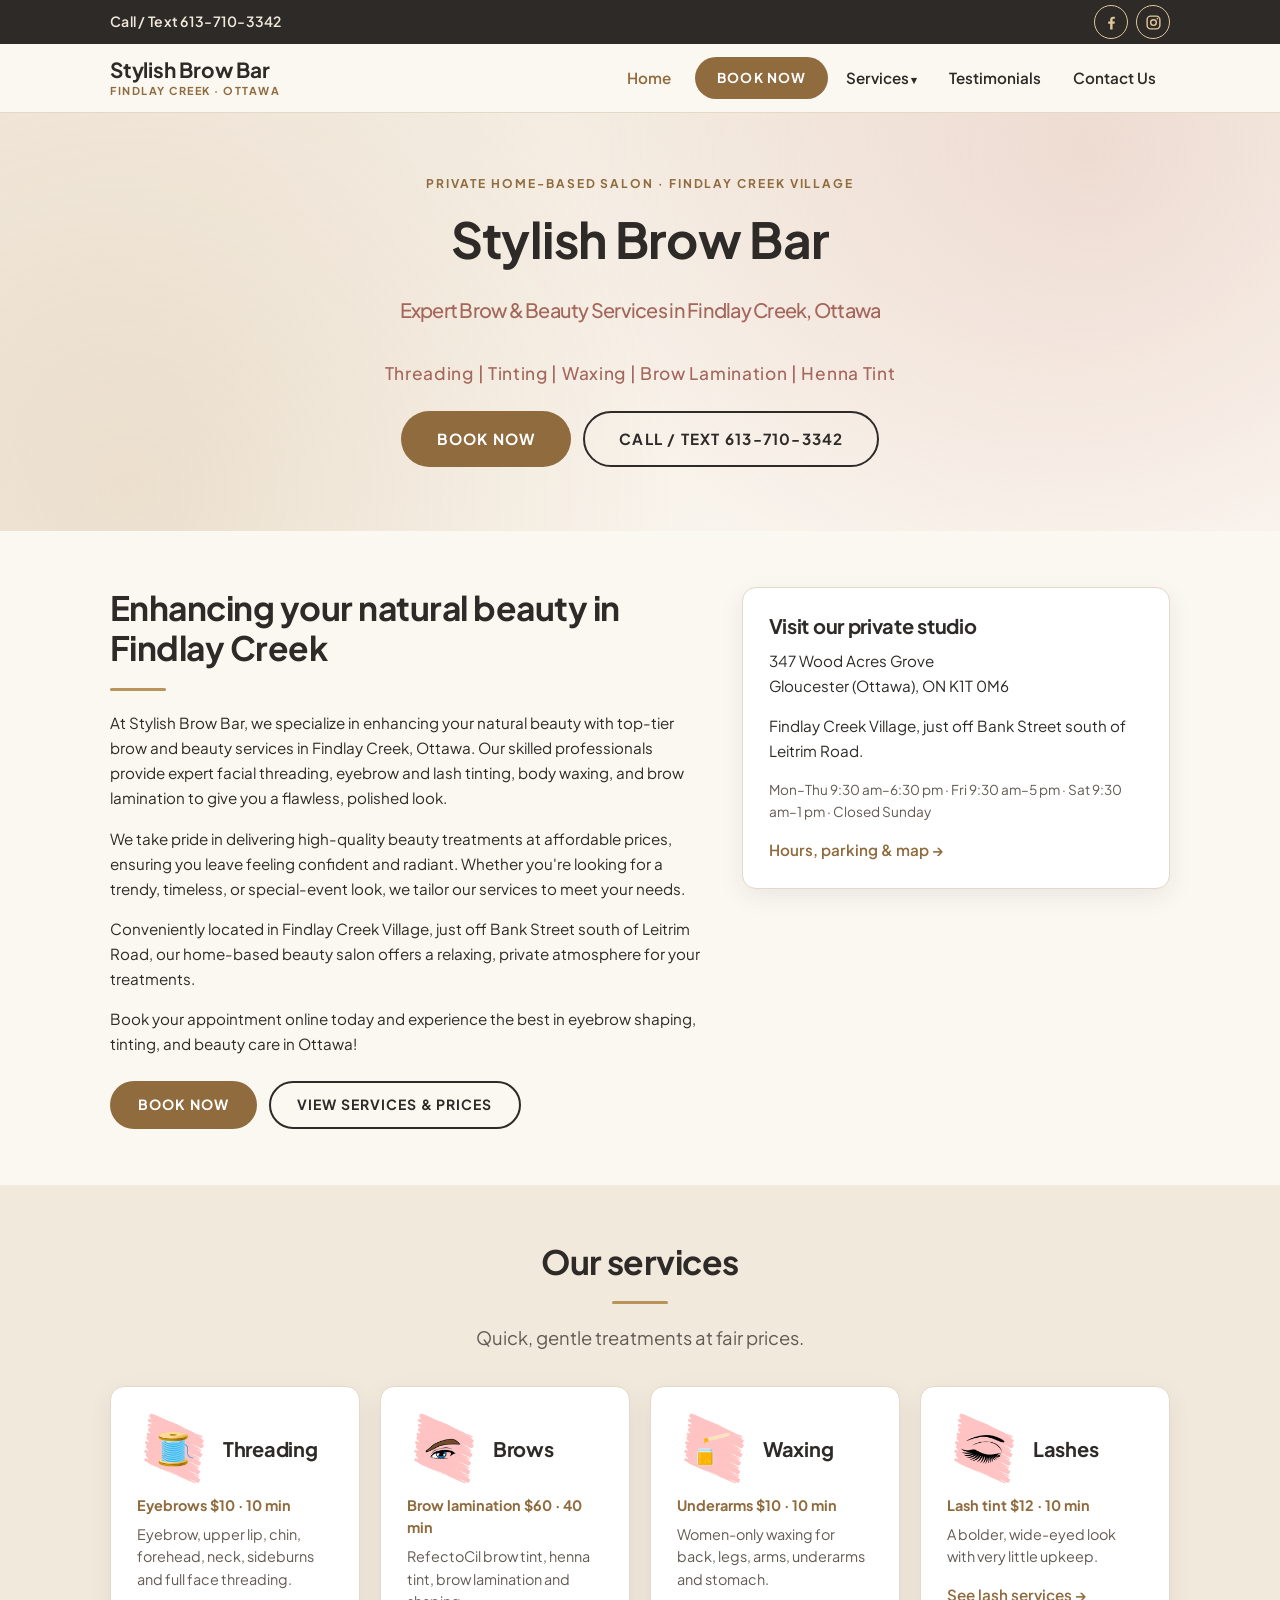
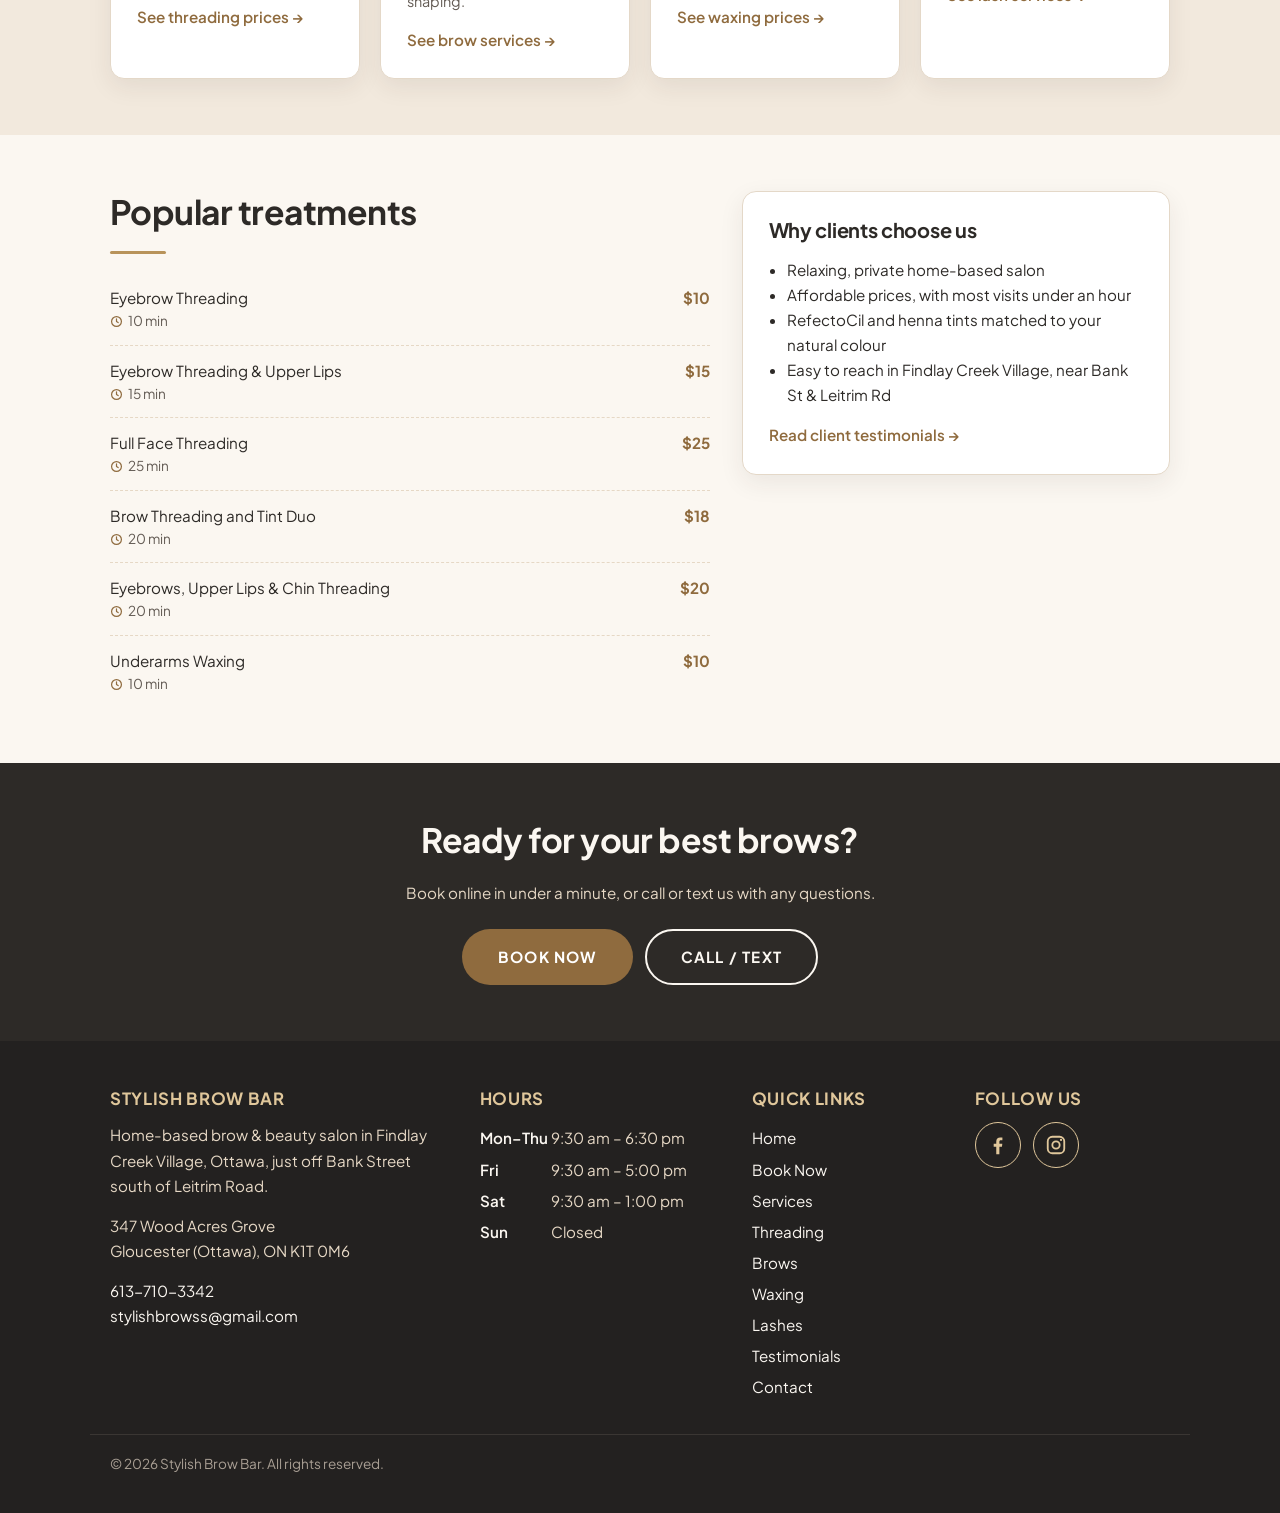
<file: index.html>
<!DOCTYPE html>
<html lang="en-CA">
<head>
<meta charset="utf-8">
<meta name="viewport" content="width=device-width, initial-scale=1">
<!-- STAGING ONLY: remove the next line when you go live (see README.md) -->
<meta name="robots" content="noindex">
<title>Stylish Brow Bar | Brow Threading &amp; Beauty in Findlay Creek, Ottawa</title>
<meta name="description" content="Eyebrow threading, tinting, henna tint, brow lamination and waxing at Stylish Brow Bar, a private home-based salon in Findlay Creek Village, Ottawa.">
<link rel="canonical" href="https://www.stylishbrowbar.ca/">
<meta property="og:type" content="website">
<meta property="og:title" content="Stylish Brow Bar | Brow Threading &amp; Beauty in Findlay Creek, Ottawa">
<meta property="og:description" content="Threading, tinting, waxing, brow lamination and henna tint in a relaxing, private home-based salon in Findlay Creek Village, Ottawa.">
<meta property="og:url" content="https://www.stylishbrowbar.ca/">
<meta name="theme-color" content="#FBF7F1">
<link rel="stylesheet" href="styles.css">
<script type="application/ld+json">
{
  "@context": "https://schema.org",
  "@type": "BeautySalon",
  "@id": "https://www.stylishbrowbar.ca/#business",
  "name": "Stylish Brow Bar",
  "description": "Home-based brow and beauty salon in Findlay Creek Village, Ottawa offering eyebrow threading, brow and lash tinting, henna tint, brow lamination and waxing.",
  "url": "https://www.stylishbrowbar.ca/",
  "telephone": "+1-613-710-3342",
  "email": "stylishbrowss@gmail.com",
  "priceRange": "$",
  "address": {
    "@type": "PostalAddress",
    "streetAddress": "347 Wood Acres Grove",
    "addressLocality": "Ottawa",
    "addressRegion": "ON",
    "postalCode": "K1T 0M6",
    "addressCountry": "CA"
  },
  "geo": {
    "@type": "GeoCoordinates",
    "latitude": 45.31691,
    "longitude": -75.593683
  },
  "areaServed": [
    { "@type": "Place", "name": "Findlay Creek, Ottawa, ON" },
    { "@type": "Place", "name": "Leitrim, Ottawa, ON" },
    { "@type": "City", "name": "Ottawa" }
  ],
  "openingHoursSpecification": [
    { "@type": "OpeningHoursSpecification", "dayOfWeek": ["Monday", "Tuesday", "Wednesday", "Thursday"], "opens": "09:30", "closes": "18:30" },
    { "@type": "OpeningHoursSpecification", "dayOfWeek": "Friday", "opens": "09:30", "closes": "17:00" },
    { "@type": "OpeningHoursSpecification", "dayOfWeek": "Saturday", "opens": "09:30", "closes": "13:00" }
  ],
  "sameAs": [
    "https://www.facebook.com/stylishbrowbar",
    "https://www.instagram.com/stylishbrowbar/"
  ],
  "hasMap": "https://www.google.com/maps/search/?api=1&query=347+Wood+Acres+Grove+Ottawa+ON+K1T+0M6"
}
</script>
</head>
<body>
<a class="skip-link" href="#main">Skip to content</a>
<div class="topbar">
  <div class="container topbar-inner">
    <a class="topbar-phone" href="tel:+16137103342">Call / Text 613-710-3342</a>
    <div class="social">
      <a href="https://www.facebook.com/stylishbrowbar" aria-label="Stylish Brow Bar on Facebook" target="_blank" rel="noopener"><svg viewBox="0 0 24 24" fill="currentColor" aria-hidden="true"><path d="M13.5 22v-8.2h2.8l.4-3.3h-3.2V8.4c0-.9.3-1.6 1.6-1.6h1.7V3.9c-.3 0-1.3-.1-2.5-.1-2.5 0-4.2 1.5-4.2 4.3v2.4H7.3v3.3h2.8V22h3.4z"/></svg></a>
      <a href="https://www.instagram.com/stylishbrowbar/" aria-label="Stylish Brow Bar on Instagram" target="_blank" rel="noopener"><svg viewBox="0 0 24 24" fill="none" stroke="currentColor" stroke-width="2" aria-hidden="true"><rect x="3" y="3" width="18" height="18" rx="5"/><circle cx="12" cy="12" r="4"/><circle cx="17.5" cy="6.5" r="1.2" fill="currentColor" stroke="none"/></svg></a>
    </div>
  </div>
</div>
<header class="site-header">
  <div class="container header-inner">
    <a class="brand" href="./">Stylish Brow Bar<span>Findlay Creek · Ottawa</span></a>
    <input type="checkbox" id="nav-toggle" class="nav-toggle" aria-label="Open or close the menu">
    <label for="nav-toggle" class="nav-toggle-label"><span></span></label>
    <nav class="site-nav" aria-label="Main navigation">
      <ul>
        <li><a href="./" aria-current="page">Home</a></li>
        <li><a class="nav-cta" href="book">Book Now</a></li>
        <li class="has-sub"><a href="services">Services</a>
          <ul class="sub">
            <li><a href="services/threading">Threading</a></li>
            <li><a href="services/brows">Brows</a></li>
            <li><a href="services/waxing">Waxing</a></li>
            <li><a href="services/lashes">Lashes</a></li>
          </ul>
        </li>
        <li><a href="reviews">Testimonials</a></li>
        <li><a href="contact">Contact Us</a></li>
      </ul>
    </nav>
  </div>
</header>

<main id="main">

  <section class="hero">
    <div class="container">
      <span class="eyebrow">Private home-based salon · Findlay Creek Village</span>
      <h1>Stylish Brow Bar<br><span class="h1-sub">Expert Brow &amp; Beauty Services in Findlay Creek, Ottawa</span></h1>
      <p class="hero-sub">Threading | Tinting | Waxing | Brow Lamination | Henna Tint</p>
      <div class="btn-row">
        <a class="btn btn-primary btn-large" href="https://stylishbrows.as.me/schedule.php" target="_blank" rel="noopener">Book Now</a>
        <a class="btn btn-outline btn-large" href="tel:+16137103342">Call / Text 613-710-3342</a>
      </div>
    </div>
  </section>

  <section class="section">
    <div class="container split">
      <div>
        <h2>Enhancing your natural beauty in Findlay Creek</h2>
        <hr class="divider">
        <p>At Stylish Brow Bar, we specialize in enhancing your natural beauty with top-tier brow and beauty services in Findlay Creek, Ottawa. Our skilled professionals provide expert facial threading, eyebrow and lash tinting, body waxing, and brow lamination to give you a flawless, polished look.</p>
        <p>We take pride in delivering high-quality beauty treatments at affordable prices, ensuring you leave feeling confident and radiant. Whether you're looking for a trendy, timeless, or special-event look, we tailor our services to meet your needs.</p>
        <p>Conveniently located in Findlay Creek Village, just off Bank Street south of Leitrim Road, our home-based beauty salon offers a relaxing, private atmosphere for your treatments.</p>
        <p>Book your appointment online today and experience the best in eyebrow shaping, tinting, and beauty care in Ottawa!</p>
        <div class="btn-row">
          <a class="btn btn-primary" href="https://stylishbrows.as.me/schedule.php" target="_blank" rel="noopener">Book Now</a>
          <a class="btn btn-outline" href="services">View Services &amp; Prices</a>
        </div>
      </div>
      <aside class="info-card">
        <h3>Visit our private studio</h3>
        <p>347 Wood Acres Grove<br>Gloucester (Ottawa), ON K1T 0M6</p>
        <p>Findlay Creek Village, just off Bank Street south of Leitrim Road.</p>
        <p class="small">Mon–Thu 9:30 am–6:30 pm · Fri 9:30 am–5 pm · Sat 9:30 am–1 pm · Closed Sunday</p>
        <a class="card-link" href="contact">Hours, parking &amp; map →</a>
      </aside>
    </div>
  </section>

  <section class="section section-alt">
    <div class="container">
      <div class="section-head center">
        <h2>Our services</h2>
        <hr class="divider">
        <p class="lead">Quick, gentle treatments at fair prices.</p>
      </div>
      <div class="cards cols-4">
        <article class="card">
          <div class="card-head"><img class="card-icon" src="images/service-threading.png" alt="" width="72" height="72" loading="lazy"><h3>Threading</h3></div>
          <p class="from">Eyebrows $10 · 10 min</p>
          <p>Eyebrow, upper lip, chin, forehead, neck, sideburns and full face threading.</p>
          <a class="card-link" href="services/threading">See threading prices →</a>
        </article>
        <article class="card">
          <div class="card-head"><img class="card-icon" src="images/service-brows.png" alt="" width="72" height="72" loading="lazy"><h3>Brows</h3></div>
          <p class="from">Brow lamination $60 · 40 min</p>
          <p>RefectoCil brow tint, henna tint, brow lamination and shaping.</p>
          <a class="card-link" href="services/brows">See brow services →</a>
        </article>
        <article class="card">
          <div class="card-head"><img class="card-icon" src="images/service-waxing.png" alt="" width="72" height="72" loading="lazy"><h3>Waxing</h3></div>
          <p class="from">Underarms $10 · 10 min</p>
          <p>Women-only waxing for back, legs, arms, underarms and stomach.</p>
          <a class="card-link" href="services/waxing">See waxing prices →</a>
        </article>
        <article class="card">
          <div class="card-head"><img class="card-icon" src="images/service-lashes.png" alt="" width="72" height="72" loading="lazy"><h3>Lashes</h3></div>
          <p class="from">Lash tint $12 · 10 min</p>
          <p>A bolder, wide-eyed look with very little upkeep.</p>
          <a class="card-link" href="services/lashes">See lash services →</a>
        </article>
      </div>
    </div>
  </section>

  <section class="section">
    <div class="container split">
      <div>
        <h2>Popular treatments</h2>
        <hr class="divider">
        <!--
          AUTOMATED: the list below is rewritten by .github/workflows/update-popular-treatments.yml,
          which runs scripts/update_popular_treatments.py on a schedule. It replaces everything
          between the two markers below based on real Acuity booking counts. Don't hand-edit
          between the markers; a manual edit here will be overwritten on the next run.
          To change the fallback shown before the first automated run, edit the <li> lines themselves.
        -->
        <ul class="price-list">
<!-- POPULAR-TREATMENTS:START -->
          <li><span>Eyebrow Threading <small>10 min</small></span><span class="price">$10</span></li>
          <li><span>Eyebrow Threading &amp; Upper Lips <small>15 min</small></span><span class="price">$15</span></li>
          <li><span>Full Face Threading <small>25 min</small></span><span class="price">$25</span></li>
          <li><span>Brow Threading and Tint Duo <small>20 min</small></span><span class="price">$18</span></li>
          <li><span>Eyebrows, Upper Lips &amp; Chin Threading <small>20 min</small></span><span class="price">$20</span></li>
          <li><span>Underarms Waxing <small>10 min</small></span><span class="price">$10</span></li>
<!-- POPULAR-TREATMENTS:END -->
        </ul>
      </div>
      <div class="info-card">
        <h3>Why clients choose us</h3>
        <ul>
          <li>Relaxing, private home-based salon</li>
          <li>Affordable prices, with most visits under an hour</li>
          <li>RefectoCil and henna tints matched to your natural colour</li>
          <li>Easy to reach in Findlay Creek Village, near Bank St &amp; Leitrim Rd</li>
        </ul>
        <a class="card-link" href="reviews">Read client testimonials →</a>
      </div>
    </div>
  </section>

  <section class="cta-band">
    <div class="container">
      <h2>Ready for your best brows?</h2>
      <p>Book online in under a minute, or call or text us with any questions.</p>
      <div class="btn-row">
        <a class="btn btn-primary btn-large" href="https://stylishbrows.as.me/schedule.php" target="_blank" rel="noopener">Book Now</a>
        <a class="btn btn-outline-light btn-large" href="tel:+16137103342">Call / Text</a>
      </div>
    </div>
  </section>

</main>

<footer class="site-footer">
  <div class="container footer-grid">
    <div>
      <h2>Stylish Brow Bar</h2>
      <p>Home-based brow &amp; beauty salon in Findlay Creek Village, Ottawa, just off Bank Street south of Leitrim Road.</p>
      <p>347 Wood Acres Grove<br>Gloucester (Ottawa), ON K1T 0M6</p>
      <p><a href="tel:+16137103342">613-710-3342</a><br><a href="mailto:stylishbrowss@gmail.com">stylishbrowss@gmail.com</a></p>
    </div>
    <div>
      <h2>Hours</h2>
      <ul class="hours-list">
        <li><span>Mon–Thu</span> 9:30 am – 6:30 pm</li>
        <li><span>Fri</span> 9:30 am – 5:00 pm</li>
        <li><span>Sat</span> 9:30 am – 1:00 pm</li>
        <li><span>Sun</span> Closed</li>
      </ul>
    </div>
    <div>
      <h2>Quick links</h2>
      <ul class="footer-links">
        <li><a href="./">Home</a></li>
        <li><a href="book">Book Now</a></li>
        <li><a href="services">Services</a></li>
        <li><a href="services/threading">Threading</a></li>
        <li><a href="services/brows">Brows</a></li>
        <li><a href="services/waxing">Waxing</a></li>
        <li><a href="services/lashes">Lashes</a></li>
        <li><a href="reviews">Testimonials</a></li>
        <li><a href="contact">Contact</a></li>
      </ul>
    </div>
    <div>
      <h2>Follow us</h2>
      <div class="social">
        <a href="https://www.facebook.com/stylishbrowbar" aria-label="Stylish Brow Bar on Facebook" target="_blank" rel="noopener"><svg viewBox="0 0 24 24" fill="currentColor" aria-hidden="true"><path d="M13.5 22v-8.2h2.8l.4-3.3h-3.2V8.4c0-.9.3-1.6 1.6-1.6h1.7V3.9c-.3 0-1.3-.1-2.5-.1-2.5 0-4.2 1.5-4.2 4.3v2.4H7.3v3.3h2.8V22h3.4z"/></svg></a>
        <a href="https://www.instagram.com/stylishbrowbar/" aria-label="Stylish Brow Bar on Instagram" target="_blank" rel="noopener"><svg viewBox="0 0 24 24" fill="none" stroke="currentColor" stroke-width="2" aria-hidden="true"><rect x="3" y="3" width="18" height="18" rx="5"/><circle cx="12" cy="12" r="4"/><circle cx="17.5" cy="6.5" r="1.2" fill="currentColor" stroke="none"/></svg></a>
      </div>
    </div>
  </div>
  <div class="container footer-bottom">
    <p>&copy; 2026 Stylish Brow Bar. All rights reserved.</p>
  </div>
</footer>

<div class="mobile-bar">
  <a class="btn btn-primary" href="https://stylishbrows.as.me/schedule.php" target="_blank" rel="noopener">Book Now</a>
  <a class="btn btn-outline" href="tel:+16137103342">Call / Text</a>
</div>
</body>
</html>
</file>
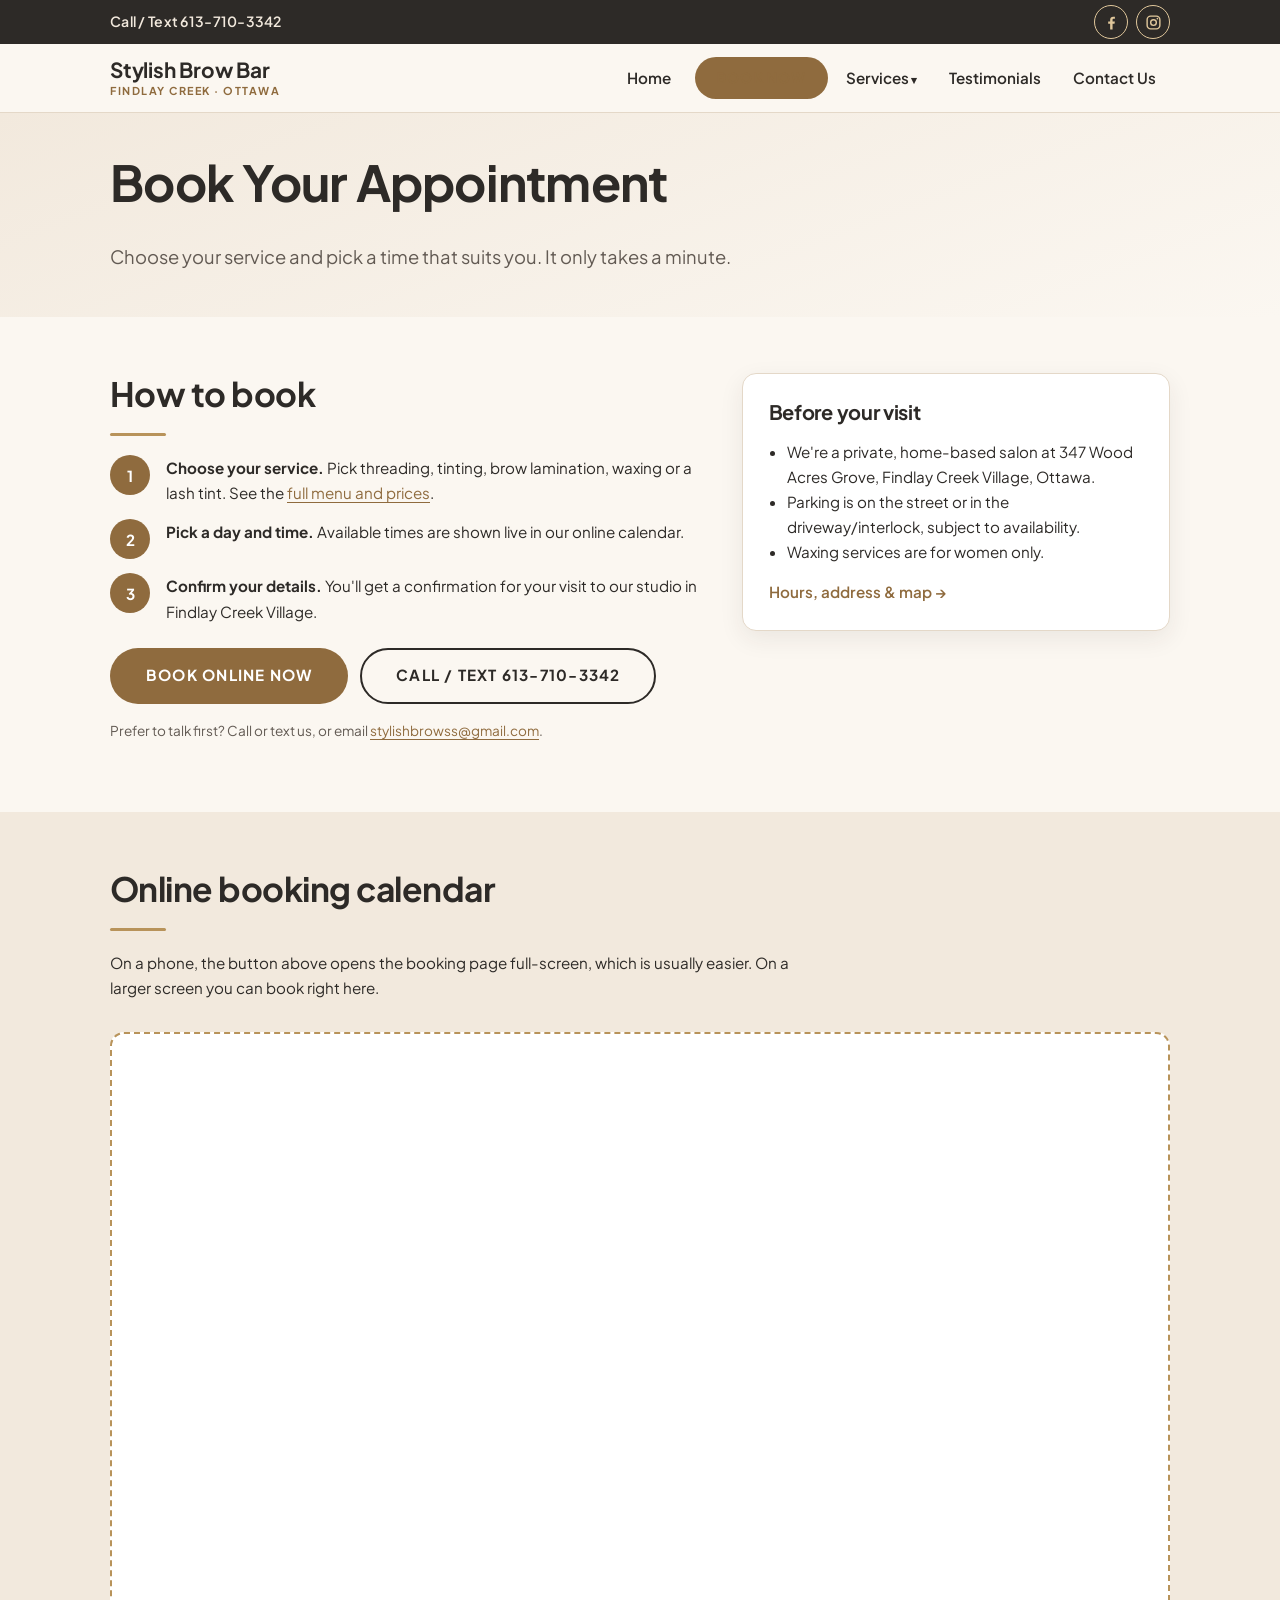
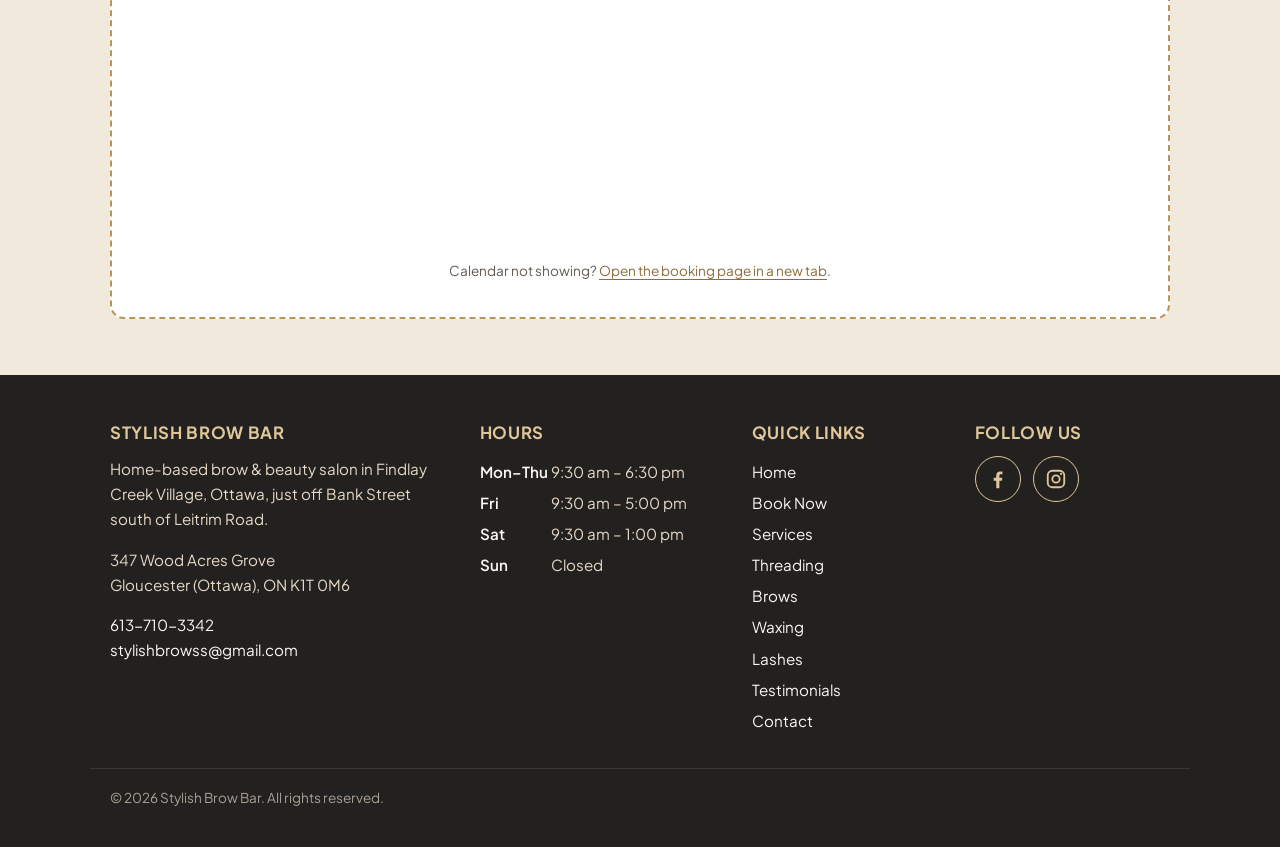
<file: book.html>
<!DOCTYPE html>
<html lang="en-CA">
<head>
<meta charset="utf-8">
<meta name="viewport" content="width=device-width, initial-scale=1">
<!-- STAGING ONLY: remove the next line when you go live (see README.md) -->
<meta name="robots" content="noindex">
<title>Book an Appointment | Stylish Brow Bar, Findlay Creek Ottawa</title>
<meta name="description" content="Book your brow threading, tinting, lamination, waxing or lash tint online at Stylish Brow Bar in Findlay Creek Village, Ottawa. Or call or text 613-710-3342.">
<link rel="canonical" href="https://www.stylishbrowbar.ca/book">
<meta property="og:type" content="website">
<meta property="og:title" content="Book an Appointment | Stylish Brow Bar, Findlay Creek Ottawa">
<meta property="og:description" content="Book online or call or text to schedule your brow and beauty appointment in Findlay Creek, Ottawa.">
<meta property="og:url" content="https://www.stylishbrowbar.ca/book">
<meta name="theme-color" content="#FBF7F1">
<link rel="stylesheet" href="styles.css">
<script type="application/ld+json">
{
  "@context": "https://schema.org",
  "@type": "BeautySalon",
  "@id": "https://www.stylishbrowbar.ca/#business",
  "name": "Stylish Brow Bar",
  "url": "https://www.stylishbrowbar.ca/",
  "telephone": "+1-613-710-3342",
  "address": {
    "@type": "PostalAddress",
    "streetAddress": "347 Wood Acres Grove",
    "addressLocality": "Ottawa",
    "addressRegion": "ON",
    "postalCode": "K1T 0M6",
    "addressCountry": "CA"
  }
}
</script>
</head>
<body>
<a class="skip-link" href="#main">Skip to content</a>
<div class="topbar">
  <div class="container topbar-inner">
    <a class="topbar-phone" href="tel:+16137103342">Call / Text 613-710-3342</a>
    <div class="social">
      <a href="https://www.facebook.com/stylishbrowbar" aria-label="Stylish Brow Bar on Facebook" target="_blank" rel="noopener"><svg viewBox="0 0 24 24" fill="currentColor" aria-hidden="true"><path d="M13.5 22v-8.2h2.8l.4-3.3h-3.2V8.4c0-.9.3-1.6 1.6-1.6h1.7V3.9c-.3 0-1.3-.1-2.5-.1-2.5 0-4.2 1.5-4.2 4.3v2.4H7.3v3.3h2.8V22h3.4z"/></svg></a>
      <a href="https://www.instagram.com/stylishbrowbar/" aria-label="Stylish Brow Bar on Instagram" target="_blank" rel="noopener"><svg viewBox="0 0 24 24" fill="none" stroke="currentColor" stroke-width="2" aria-hidden="true"><rect x="3" y="3" width="18" height="18" rx="5"/><circle cx="12" cy="12" r="4"/><circle cx="17.5" cy="6.5" r="1.2" fill="currentColor" stroke="none"/></svg></a>
    </div>
  </div>
</div>
<header class="site-header">
  <div class="container header-inner">
    <a class="brand" href="./">Stylish Brow Bar<span>Findlay Creek · Ottawa</span></a>
    <input type="checkbox" id="nav-toggle" class="nav-toggle" aria-label="Open or close the menu">
    <label for="nav-toggle" class="nav-toggle-label"><span></span></label>
    <nav class="site-nav" aria-label="Main navigation">
      <ul>
        <li><a href="./">Home</a></li>
        <li><a class="nav-cta" href="book" aria-current="page">Book Now</a></li>
        <li class="has-sub"><a href="services">Services</a>
          <ul class="sub">
            <li><a href="services/threading">Threading</a></li>
            <li><a href="services/brows">Brows</a></li>
            <li><a href="services/waxing">Waxing</a></li>
            <li><a href="services/lashes">Lashes</a></li>
          </ul>
        </li>
        <li><a href="reviews">Testimonials</a></li>
        <li><a href="contact">Contact Us</a></li>
      </ul>
    </nav>
  </div>
</header>

<main id="main">

  <section class="page-hero">
    <div class="container">
      <h1>Book Your Appointment</h1>
      <p class="lead">Choose your service and pick a time that suits you. It only takes a minute.</p>
    </div>
  </section>

  <section class="section">
    <div class="container split">
      <div>
        <h2>How to book</h2>
        <hr class="divider">
        <ol class="steps">
          <li><strong>Choose your service.</strong> Pick threading, tinting, brow lamination, waxing or a lash tint. See the <a href="services">full menu and prices</a>.</li>
          <li><strong>Pick a day and time.</strong> Available times are shown live in our online calendar.</li>
          <li><strong>Confirm your details.</strong> You'll get a confirmation for your visit to our studio in Findlay Creek Village.</li>
        </ol>
        <div class="btn-row">
          <a class="btn btn-primary btn-large" href="https://stylishbrows.as.me/schedule.php" target="_blank" rel="noopener">Book Online Now</a>
          <a class="btn btn-outline btn-large" href="tel:+16137103342">Call / Text 613-710-3342</a>
        </div>
        <p class="small" style="margin-top:1rem">Prefer to talk first? Call or text us, or email <a href="mailto:stylishbrowss@gmail.com">stylishbrowss@gmail.com</a>.</p>
      </div>

      <aside class="info-card">
        <h3>Before your visit</h3>
        <ul>
          <li>We're a private, home-based salon at 347 Wood Acres Grove, Findlay Creek Village, Ottawa.</li>
          <li>Parking is on the street or in the driveway/interlock, subject to availability.</li>
          <li>Waxing services are for women only.</li>
        </ul>
        <!--
          POLICIES PLACEHOLDER: you told us there are no cancellation or late-arrival rules,
          so none are shown. If you add some later, put them here, for example:
          <li>Cancellation: ...</li>
          <li>Late arrivals: ...</li>
        -->
        <a class="card-link" href="contact">Hours, address &amp; map →</a>
      </aside>
    </div>
  </section>

  <section class="section section-alt">
    <div class="container">
      <div class="section-head">
        <h2>Online booking calendar</h2>
        <hr class="divider">
        <p>On a phone, the button above opens the booking page full-screen, which is usually easier. On a larger screen you can book right here.</p>
      </div>
      <!--
        BOOKING WIDGET PLACEHOLDER
        This embeds your current scheduling page (stylishbrows.as.me, which looks like Acuity Scheduling).
        If the box below stays blank, copy the official embed code from your Acuity account
        (Integrations > Embed Scheduler) and paste it in place of the <iframe>.
      -->
      <div class="booking-box">
        <iframe src="https://stylishbrows.as.me/schedule.php" title="Stylish Brow Bar online booking calendar" loading="lazy"></iframe>
        <p class="small">Calendar not showing? <a href="https://stylishbrows.as.me/schedule.php" target="_blank" rel="noopener">Open the booking page in a new tab</a>.</p>
      </div>
    </div>
  </section>

</main>

<footer class="site-footer">
  <div class="container footer-grid">
    <div>
      <h2>Stylish Brow Bar</h2>
      <p>Home-based brow &amp; beauty salon in Findlay Creek Village, Ottawa, just off Bank Street south of Leitrim Road.</p>
      <p>347 Wood Acres Grove<br>Gloucester (Ottawa), ON K1T 0M6</p>
      <p><a href="tel:+16137103342">613-710-3342</a><br><a href="mailto:stylishbrowss@gmail.com">stylishbrowss@gmail.com</a></p>
    </div>
    <div>
      <h2>Hours</h2>
      <ul class="hours-list">
        <li><span>Mon–Thu</span> 9:30 am – 6:30 pm</li>
        <li><span>Fri</span> 9:30 am – 5:00 pm</li>
        <li><span>Sat</span> 9:30 am – 1:00 pm</li>
        <li><span>Sun</span> Closed</li>
      </ul>
    </div>
    <div>
      <h2>Quick links</h2>
      <ul class="footer-links">
        <li><a href="./">Home</a></li>
        <li><a href="book">Book Now</a></li>
        <li><a href="services">Services</a></li>
        <li><a href="services/threading">Threading</a></li>
        <li><a href="services/brows">Brows</a></li>
        <li><a href="services/waxing">Waxing</a></li>
        <li><a href="services/lashes">Lashes</a></li>
        <li><a href="reviews">Testimonials</a></li>
        <li><a href="contact">Contact</a></li>
      </ul>
    </div>
    <div>
      <h2>Follow us</h2>
      <div class="social">
        <a href="https://www.facebook.com/stylishbrowbar" aria-label="Stylish Brow Bar on Facebook" target="_blank" rel="noopener"><svg viewBox="0 0 24 24" fill="currentColor" aria-hidden="true"><path d="M13.5 22v-8.2h2.8l.4-3.3h-3.2V8.4c0-.9.3-1.6 1.6-1.6h1.7V3.9c-.3 0-1.3-.1-2.5-.1-2.5 0-4.2 1.5-4.2 4.3v2.4H7.3v3.3h2.8V22h3.4z"/></svg></a>
        <a href="https://www.instagram.com/stylishbrowbar/" aria-label="Stylish Brow Bar on Instagram" target="_blank" rel="noopener"><svg viewBox="0 0 24 24" fill="none" stroke="currentColor" stroke-width="2" aria-hidden="true"><rect x="3" y="3" width="18" height="18" rx="5"/><circle cx="12" cy="12" r="4"/><circle cx="17.5" cy="6.5" r="1.2" fill="currentColor" stroke="none"/></svg></a>
      </div>
    </div>
  </div>
  <div class="container footer-bottom">
    <p>&copy; 2026 Stylish Brow Bar. All rights reserved.</p>
  </div>
</footer>

<div class="mobile-bar">
  <a class="btn btn-primary" href="https://stylishbrows.as.me/schedule.php" target="_blank" rel="noopener">Book Now</a>
  <a class="btn btn-outline" href="tel:+16137103342">Call / Text</a>
</div>
</body>
</html>
</file>
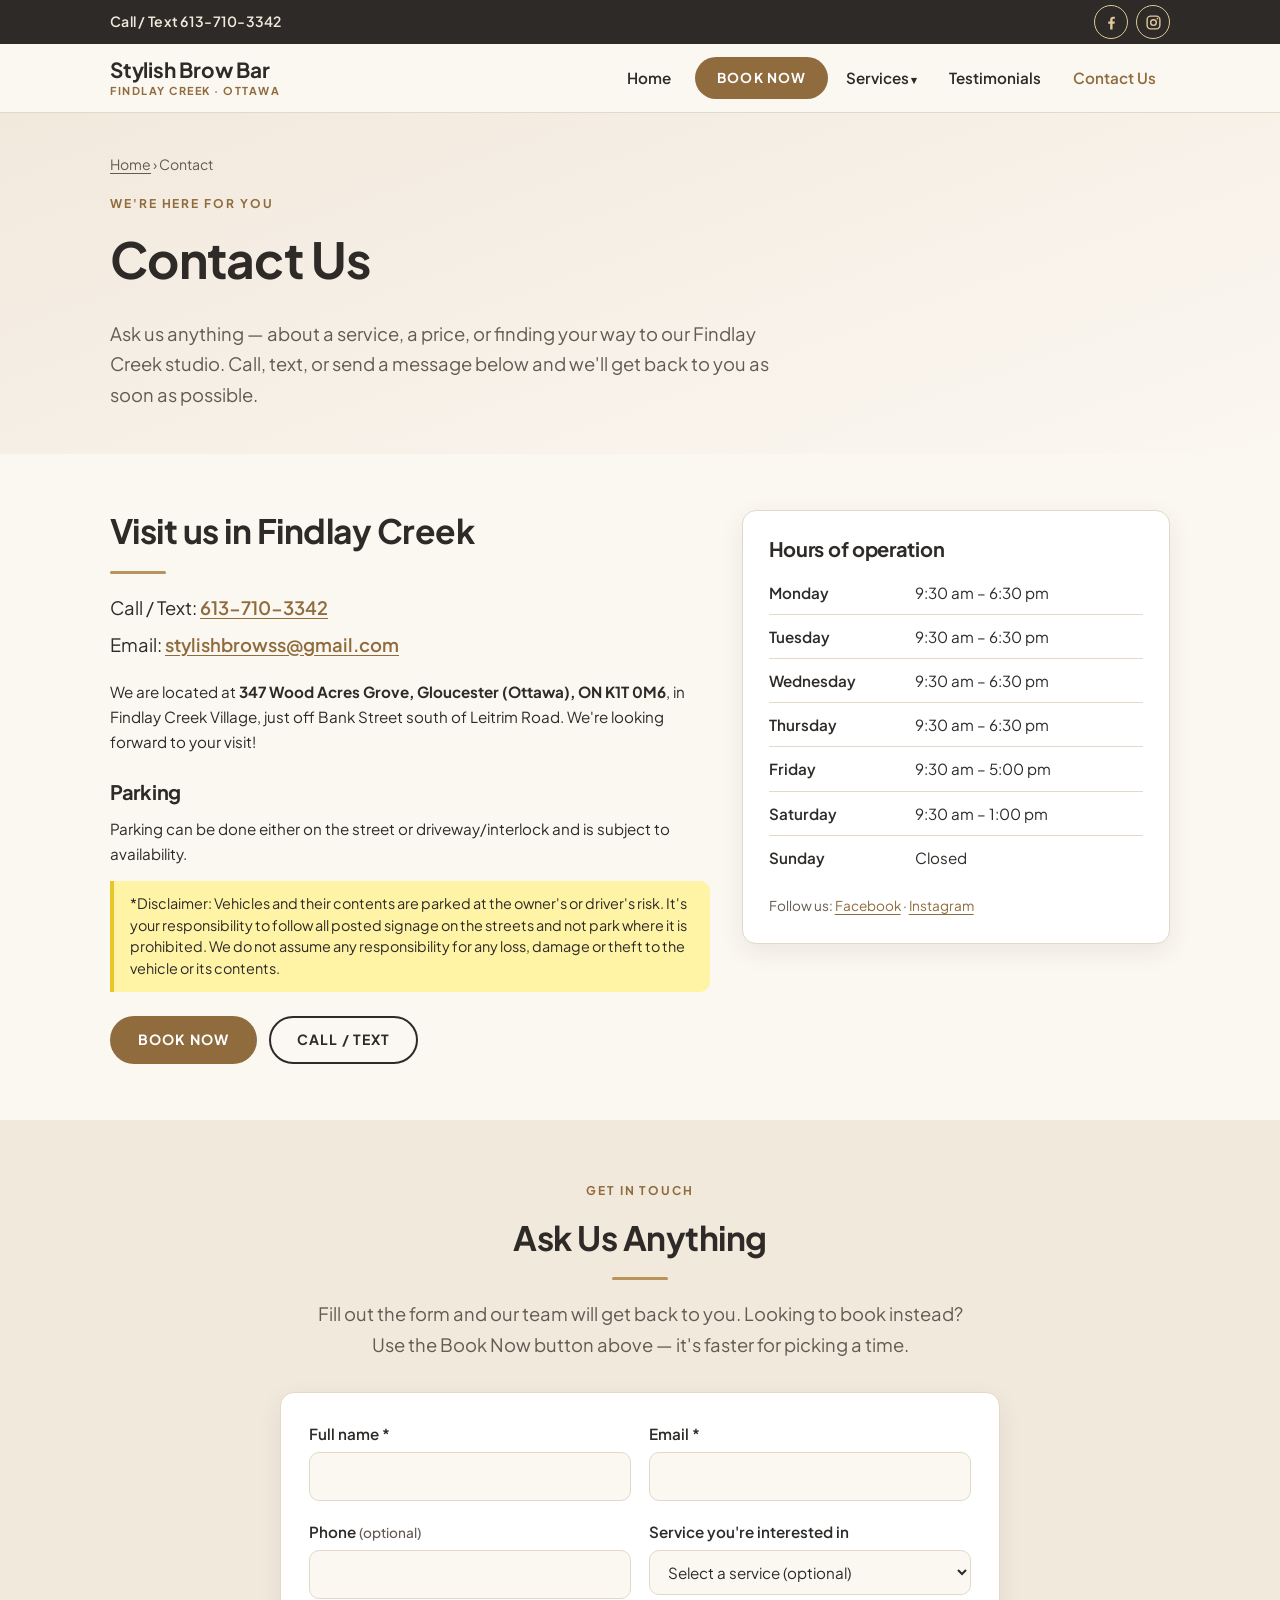
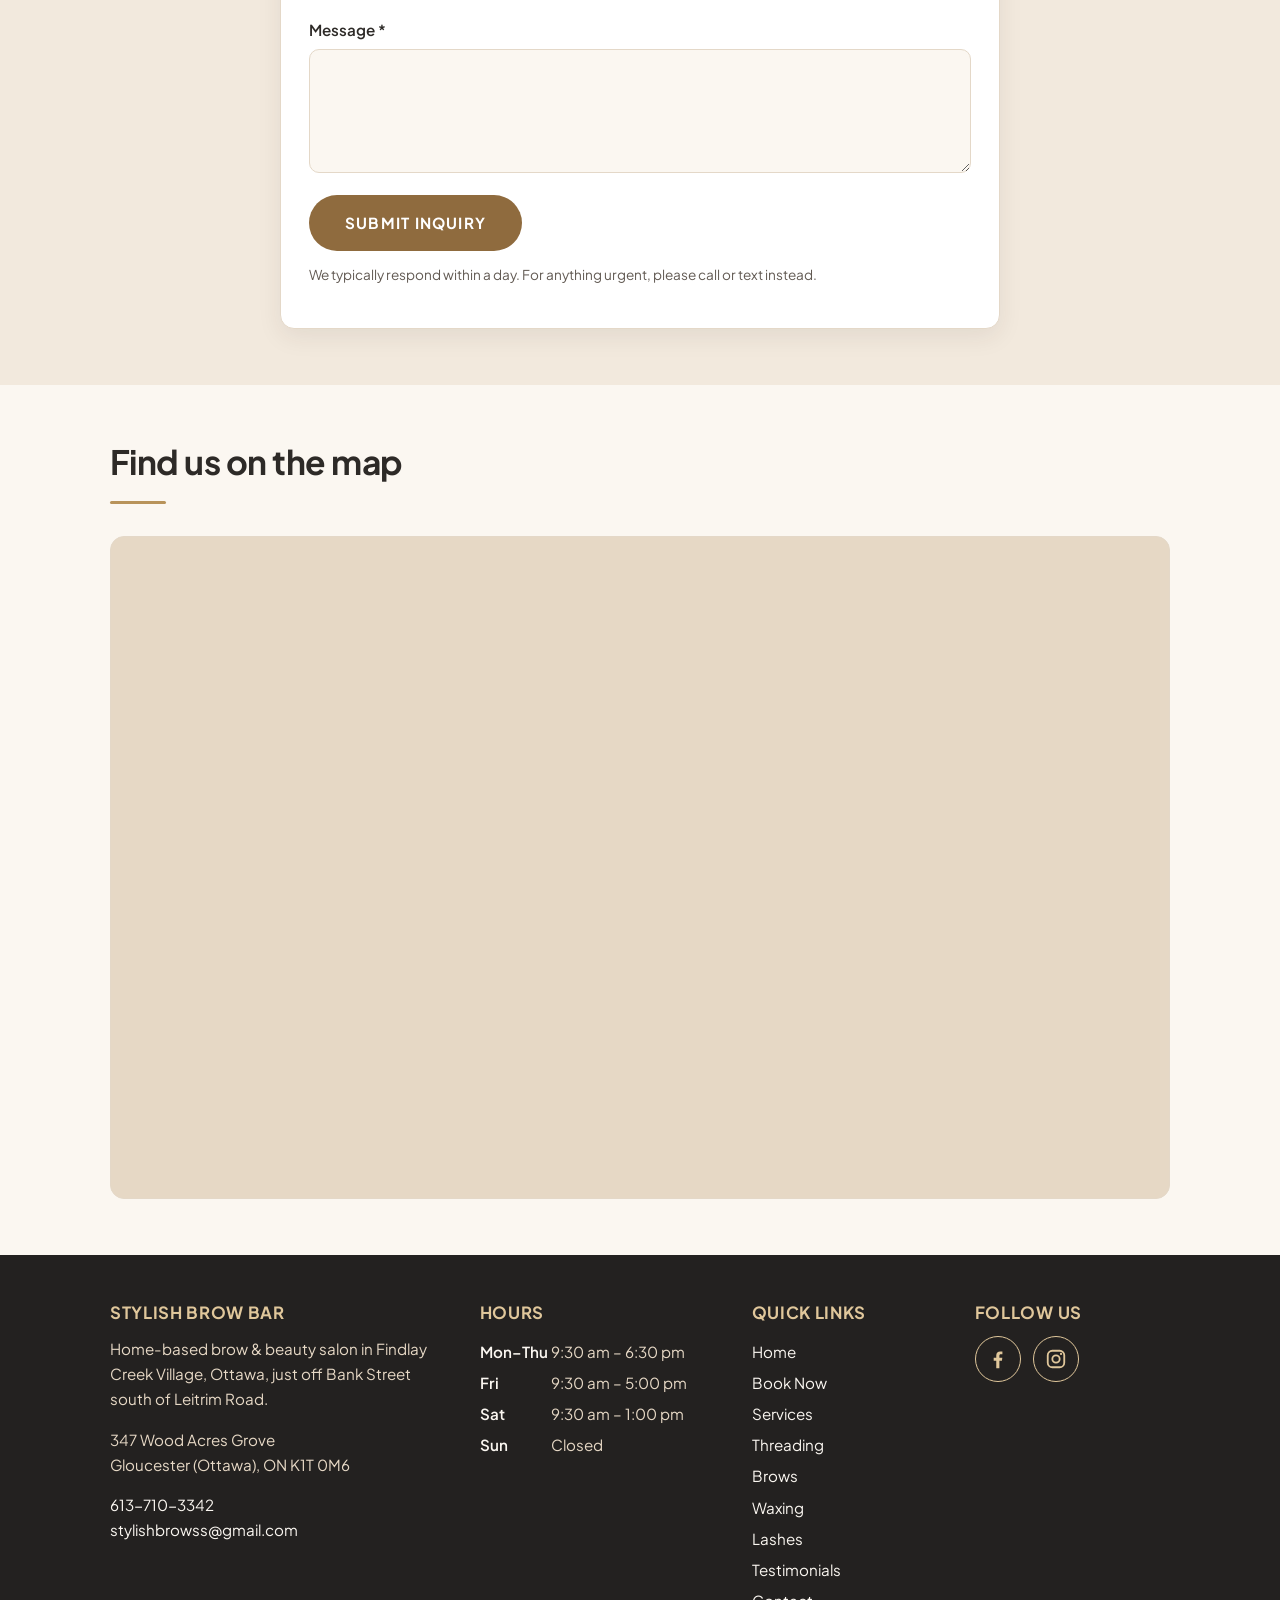
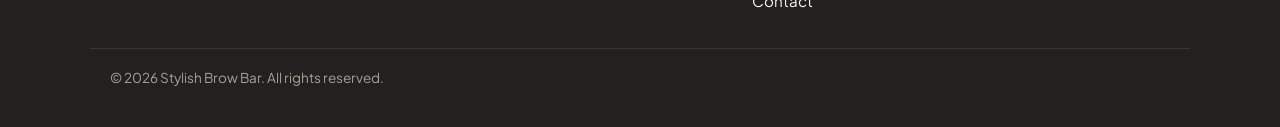
<file: contact.html>
<!DOCTYPE html>
<html lang="en-CA">
<head>
<meta charset="utf-8">
<meta name="viewport" content="width=device-width, initial-scale=1">
<!-- STAGING ONLY: remove the next line when you go live (see README.md) -->
<meta name="robots" content="noindex">
<title>Contact &amp; Hours | Stylish Brow Bar, Findlay Creek Ottawa</title>
<meta name="description" content="Call or text 613-710-3342. Stylish Brow Bar is a private home-based salon in Findlay Creek Village, Ottawa, just off Bank Street south of Leitrim Road. See hours and parking.">
<link rel="canonical" href="https://www.stylishbrowbar.ca/contact">
<meta property="og:type" content="website">
<meta property="og:title" content="Contact &amp; Hours | Stylish Brow Bar, Findlay Creek Ottawa">
<meta property="og:description" content="Address, hours, parking and contact details for Stylish Brow Bar in Findlay Creek, Ottawa.">
<meta property="og:url" content="https://www.stylishbrowbar.ca/contact">
<meta name="theme-color" content="#FBF7F1">
<link rel="stylesheet" href="styles.css">
<script type="application/ld+json">
{
  "@context": "https://schema.org",
  "@type": "BeautySalon",
  "@id": "https://www.stylishbrowbar.ca/#business",
  "name": "Stylish Brow Bar",
  "description": "Home-based brow and beauty salon in Findlay Creek Village, Ottawa offering eyebrow threading, brow and lash tinting, henna tint, brow lamination and waxing.",
  "url": "https://www.stylishbrowbar.ca/",
  "telephone": "+1-613-710-3342",
  "email": "stylishbrowss@gmail.com",
  "priceRange": "$",
  "address": {
    "@type": "PostalAddress",
    "streetAddress": "347 Wood Acres Grove",
    "addressLocality": "Ottawa",
    "addressRegion": "ON",
    "postalCode": "K1T 0M6",
    "addressCountry": "CA"
  },
  "geo": {
    "@type": "GeoCoordinates",
    "latitude": 45.31691,
    "longitude": -75.593683
  },
  "areaServed": [
    { "@type": "Place", "name": "Findlay Creek, Ottawa, ON" },
    { "@type": "Place", "name": "Leitrim, Ottawa, ON" },
    { "@type": "City", "name": "Ottawa" }
  ],
  "openingHoursSpecification": [
    { "@type": "OpeningHoursSpecification", "dayOfWeek": ["Monday", "Tuesday", "Wednesday", "Thursday"], "opens": "09:30", "closes": "18:30" },
    { "@type": "OpeningHoursSpecification", "dayOfWeek": "Friday", "opens": "09:30", "closes": "17:00" },
    { "@type": "OpeningHoursSpecification", "dayOfWeek": "Saturday", "opens": "09:30", "closes": "13:00" }
  ],
  "sameAs": [
    "https://www.facebook.com/stylishbrowbar",
    "https://www.instagram.com/stylishbrowbar/"
  ],
  "hasMap": "https://www.google.com/maps/search/?api=1&query=347+Wood+Acres+Grove+Ottawa+ON+K1T+0M6"
}
</script>
</head>
<body>
<a class="skip-link" href="#main">Skip to content</a>
<div class="topbar">
  <div class="container topbar-inner">
    <a class="topbar-phone" href="tel:+16137103342">Call / Text 613-710-3342</a>
    <div class="social">
      <a href="https://www.facebook.com/stylishbrowbar" aria-label="Stylish Brow Bar on Facebook" target="_blank" rel="noopener"><svg viewBox="0 0 24 24" fill="currentColor" aria-hidden="true"><path d="M13.5 22v-8.2h2.8l.4-3.3h-3.2V8.4c0-.9.3-1.6 1.6-1.6h1.7V3.9c-.3 0-1.3-.1-2.5-.1-2.5 0-4.2 1.5-4.2 4.3v2.4H7.3v3.3h2.8V22h3.4z"/></svg></a>
      <a href="https://www.instagram.com/stylishbrowbar/" aria-label="Stylish Brow Bar on Instagram" target="_blank" rel="noopener"><svg viewBox="0 0 24 24" fill="none" stroke="currentColor" stroke-width="2" aria-hidden="true"><rect x="3" y="3" width="18" height="18" rx="5"/><circle cx="12" cy="12" r="4"/><circle cx="17.5" cy="6.5" r="1.2" fill="currentColor" stroke="none"/></svg></a>
    </div>
  </div>
</div>
<header class="site-header">
  <div class="container header-inner">
    <a class="brand" href="./">Stylish Brow Bar<span>Findlay Creek · Ottawa</span></a>
    <input type="checkbox" id="nav-toggle" class="nav-toggle" aria-label="Open or close the menu">
    <label for="nav-toggle" class="nav-toggle-label"><span></span></label>
    <nav class="site-nav" aria-label="Main navigation">
      <ul>
        <li><a href="./">Home</a></li>
        <li><a class="nav-cta" href="book">Book Now</a></li>
        <li class="has-sub"><a href="services">Services</a>
          <ul class="sub">
            <li><a href="services/threading">Threading</a></li>
            <li><a href="services/brows">Brows</a></li>
            <li><a href="services/waxing">Waxing</a></li>
            <li><a href="services/lashes">Lashes</a></li>
          </ul>
        </li>
        <li><a href="reviews">Testimonials</a></li>
        <li><a href="contact" aria-current="page">Contact Us</a></li>
      </ul>
    </nav>
  </div>
</header>

<main id="main">

  <section class="page-hero">
    <div class="container">
      <nav class="breadcrumb" aria-label="Breadcrumb"><a href="./">Home</a> › Contact</nav>
      <span class="eyebrow">We're here for you</span>
      <h1>Contact Us</h1>
      <p class="lead">Ask us anything — about a service, a price, or finding your way to our Findlay Creek studio. Call, text, or send a message below and we'll get back to you as soon as possible.</p>
    </div>
  </section>

  <section class="section">
    <div class="container split">

      <div>
        <h2>Visit us in Findlay Creek</h2>
        <hr class="divider">
        <p class="contact-line">Call / Text: <a href="tel:+16137103342">613-710-3342</a></p>
        <p class="contact-line">Email: <a href="mailto:stylishbrowss@gmail.com">stylishbrowss@gmail.com</a></p>
        <p style="margin-top:1.2rem">We are located at <strong>347 Wood Acres Grove, Gloucester (Ottawa), ON K1T 0M6</strong>, in Findlay Creek Village, just off Bank Street south of Leitrim Road. We're looking forward to your visit!</p>

        <h3 style="margin-top:1.6rem">Parking</h3>
        <p>Parking can be done either on the street or driveway/interlock and is subject to availability.</p>
        <p class="disclaimer">*Disclaimer: Vehicles and their contents are parked at the owner's or driver's risk. It's your responsibility to follow all posted signage on the streets and not park where it is prohibited. We do not assume any responsibility for any loss, damage or theft to the vehicle or its contents.</p>

        <div class="btn-row">
          <a class="btn btn-primary" href="https://stylishbrows.as.me/schedule.php" target="_blank" rel="noopener">Book Now</a>
          <a class="btn btn-outline" href="tel:+16137103342">Call / Text</a>
        </div>
      </div>

      <aside class="info-card">
        <h3>Hours of operation</h3>
        <table class="hours-table">
          <tbody>
            <tr><th scope="row">Monday</th><td>9:30 am – 6:30 pm</td></tr>
            <tr><th scope="row">Tuesday</th><td>9:30 am – 6:30 pm</td></tr>
            <tr><th scope="row">Wednesday</th><td>9:30 am – 6:30 pm</td></tr>
            <tr><th scope="row">Thursday</th><td>9:30 am – 6:30 pm</td></tr>
            <tr><th scope="row">Friday</th><td>9:30 am – 5:00 pm</td></tr>
            <tr><th scope="row">Saturday</th><td>9:30 am – 1:00 pm</td></tr>
            <tr><th scope="row">Sunday</th><td>Closed</td></tr>
          </tbody>
        </table>
        <p class="small" style="margin-top:1rem">Follow us:
          <a href="https://www.facebook.com/stylishbrowbar" target="_blank" rel="noopener">Facebook</a> ·
          <a href="https://www.instagram.com/stylishbrowbar/" target="_blank" rel="noopener">Instagram</a>
        </p>
      </aside>

    </div>
  </section>

  <section class="section section-alt">
    <div class="container">
      <div class="section-head center">
        <span class="eyebrow">Get in touch</span>
        <h2>Ask Us Anything</h2>
        <hr class="divider">
        <p class="lead">Fill out the form and our team will get back to you. Looking to book instead? Use the Book Now button above — it's faster for picking a time.</p>
      </div>
      <!--
        FORM SETUP (one-time, about 5 minutes):
        This form is wired to Formspree (https://formspree.io), a free service that emails you
        each submission — this static site can't receive form data on its own.
        1. Go to formspree.io and sign up (free; needs email verification).
        2. Create a new form and open its "Integration" section to find your endpoint,
           which looks like https://formspree.io/f/abcdwxyz.
        3. Replace YOUR_FORM_ID below (in the form's action= attribute) with that ID.
        Free plan: 50 submissions/month, unlimited forms, built-in spam filtering.
      -->
      <form class="contact-form" action="https://formspree.io/f/xbgobnno" method="POST">
        <div class="form-row">
          <div class="form-field">
            <label for="cf-name">Full name <span aria-hidden="true">*</span></label>
            <input type="text" id="cf-name" name="name" autocomplete="name" required>
          </div>
          <div class="form-field">
            <label for="cf-email">Email <span aria-hidden="true">*</span></label>
            <input type="email" id="cf-email" name="email" autocomplete="email" required>
          </div>
        </div>
        <div class="form-row">
          <div class="form-field">
            <label for="cf-phone">Phone <span class="small">(optional)</span></label>
            <input type="tel" id="cf-phone" name="phone" autocomplete="tel">
          </div>
          <div class="form-field">
            <label for="cf-service">Service you're interested in</label>
            <select id="cf-service" name="service">
              <option value="">Select a service (optional)</option>
              <option value="Threading">Threading</option>
              <option value="Brows">Brows (tint, henna, lamination)</option>
              <option value="Waxing">Waxing</option>
              <option value="Lashes">Lashes</option>
              <option value="General Inquiry">General inquiry</option>
            </select>
          </div>
        </div>
        <div class="form-field">
          <label for="cf-message">Message <span aria-hidden="true">*</span></label>
          <textarea id="cf-message" name="message" rows="4" required></textarea>
        </div>
        <!-- Honeypot: left blank by real visitors, hidden with CSS (not inline style) so it still
             catches basic bots. Formspree silently drops any submission where this isn't empty. -->
        <input name="_gotcha" class="hp-field" tabindex="-1" autocomplete="off" aria-hidden="true">
        <input type="hidden" name="subject" value="New inquiry from stylishbrowbar.ca contact form">
        <button type="submit" class="btn btn-primary btn-large">Submit Inquiry</button>
        <p class="small" style="margin-top:0.8rem">We typically respond within a day. For anything urgent, please call or text instead.</p>
      </form>
    </div>
  </section>

  <section class="section">
    <div class="container">
      <div class="section-head">
        <h2>Find us on the map</h2>
        <hr class="divider">
      </div>
      <!-- Google Maps embed (no API key needed). Change the q= address here if you ever move. -->
      <div class="map-wrap">
        <iframe src="https://maps.google.com/maps?q=347+Wood+Acres+Grove,+Gloucester,+ON+K1T+0M6&amp;z=16&amp;output=embed" title="Map showing Stylish Brow Bar in Findlay Creek, Ottawa" loading="lazy" referrerpolicy="no-referrer-when-downgrade" allowfullscreen></iframe>
      </div>
    </div>
  </section>

</main>

<footer class="site-footer">
  <div class="container footer-grid">
    <div>
      <h2>Stylish Brow Bar</h2>
      <p>Home-based brow &amp; beauty salon in Findlay Creek Village, Ottawa, just off Bank Street south of Leitrim Road.</p>
      <p>347 Wood Acres Grove<br>Gloucester (Ottawa), ON K1T 0M6</p>
      <p><a href="tel:+16137103342">613-710-3342</a><br><a href="mailto:stylishbrowss@gmail.com">stylishbrowss@gmail.com</a></p>
    </div>
    <div>
      <h2>Hours</h2>
      <ul class="hours-list">
        <li><span>Mon–Thu</span> 9:30 am – 6:30 pm</li>
        <li><span>Fri</span> 9:30 am – 5:00 pm</li>
        <li><span>Sat</span> 9:30 am – 1:00 pm</li>
        <li><span>Sun</span> Closed</li>
      </ul>
    </div>
    <div>
      <h2>Quick links</h2>
      <ul class="footer-links">
        <li><a href="./">Home</a></li>
        <li><a href="book">Book Now</a></li>
        <li><a href="services">Services</a></li>
        <li><a href="services/threading">Threading</a></li>
        <li><a href="services/brows">Brows</a></li>
        <li><a href="services/waxing">Waxing</a></li>
        <li><a href="services/lashes">Lashes</a></li>
        <li><a href="reviews">Testimonials</a></li>
        <li><a href="contact">Contact</a></li>
      </ul>
    </div>
    <div>
      <h2>Follow us</h2>
      <div class="social">
        <a href="https://www.facebook.com/stylishbrowbar" aria-label="Stylish Brow Bar on Facebook" target="_blank" rel="noopener"><svg viewBox="0 0 24 24" fill="currentColor" aria-hidden="true"><path d="M13.5 22v-8.2h2.8l.4-3.3h-3.2V8.4c0-.9.3-1.6 1.6-1.6h1.7V3.9c-.3 0-1.3-.1-2.5-.1-2.5 0-4.2 1.5-4.2 4.3v2.4H7.3v3.3h2.8V22h3.4z"/></svg></a>
        <a href="https://www.instagram.com/stylishbrowbar/" aria-label="Stylish Brow Bar on Instagram" target="_blank" rel="noopener"><svg viewBox="0 0 24 24" fill="none" stroke="currentColor" stroke-width="2" aria-hidden="true"><rect x="3" y="3" width="18" height="18" rx="5"/><circle cx="12" cy="12" r="4"/><circle cx="17.5" cy="6.5" r="1.2" fill="currentColor" stroke="none"/></svg></a>
      </div>
    </div>
  </div>
  <div class="container footer-bottom">
    <p>&copy; 2026 Stylish Brow Bar. All rights reserved.</p>
  </div>
</footer>

<div class="mobile-bar">
  <a class="btn btn-primary" href="https://stylishbrows.as.me/schedule.php" target="_blank" rel="noopener">Book Now</a>
  <a class="btn btn-outline" href="tel:+16137103342">Call / Text</a>
</div>
</body>
</html>
</file>
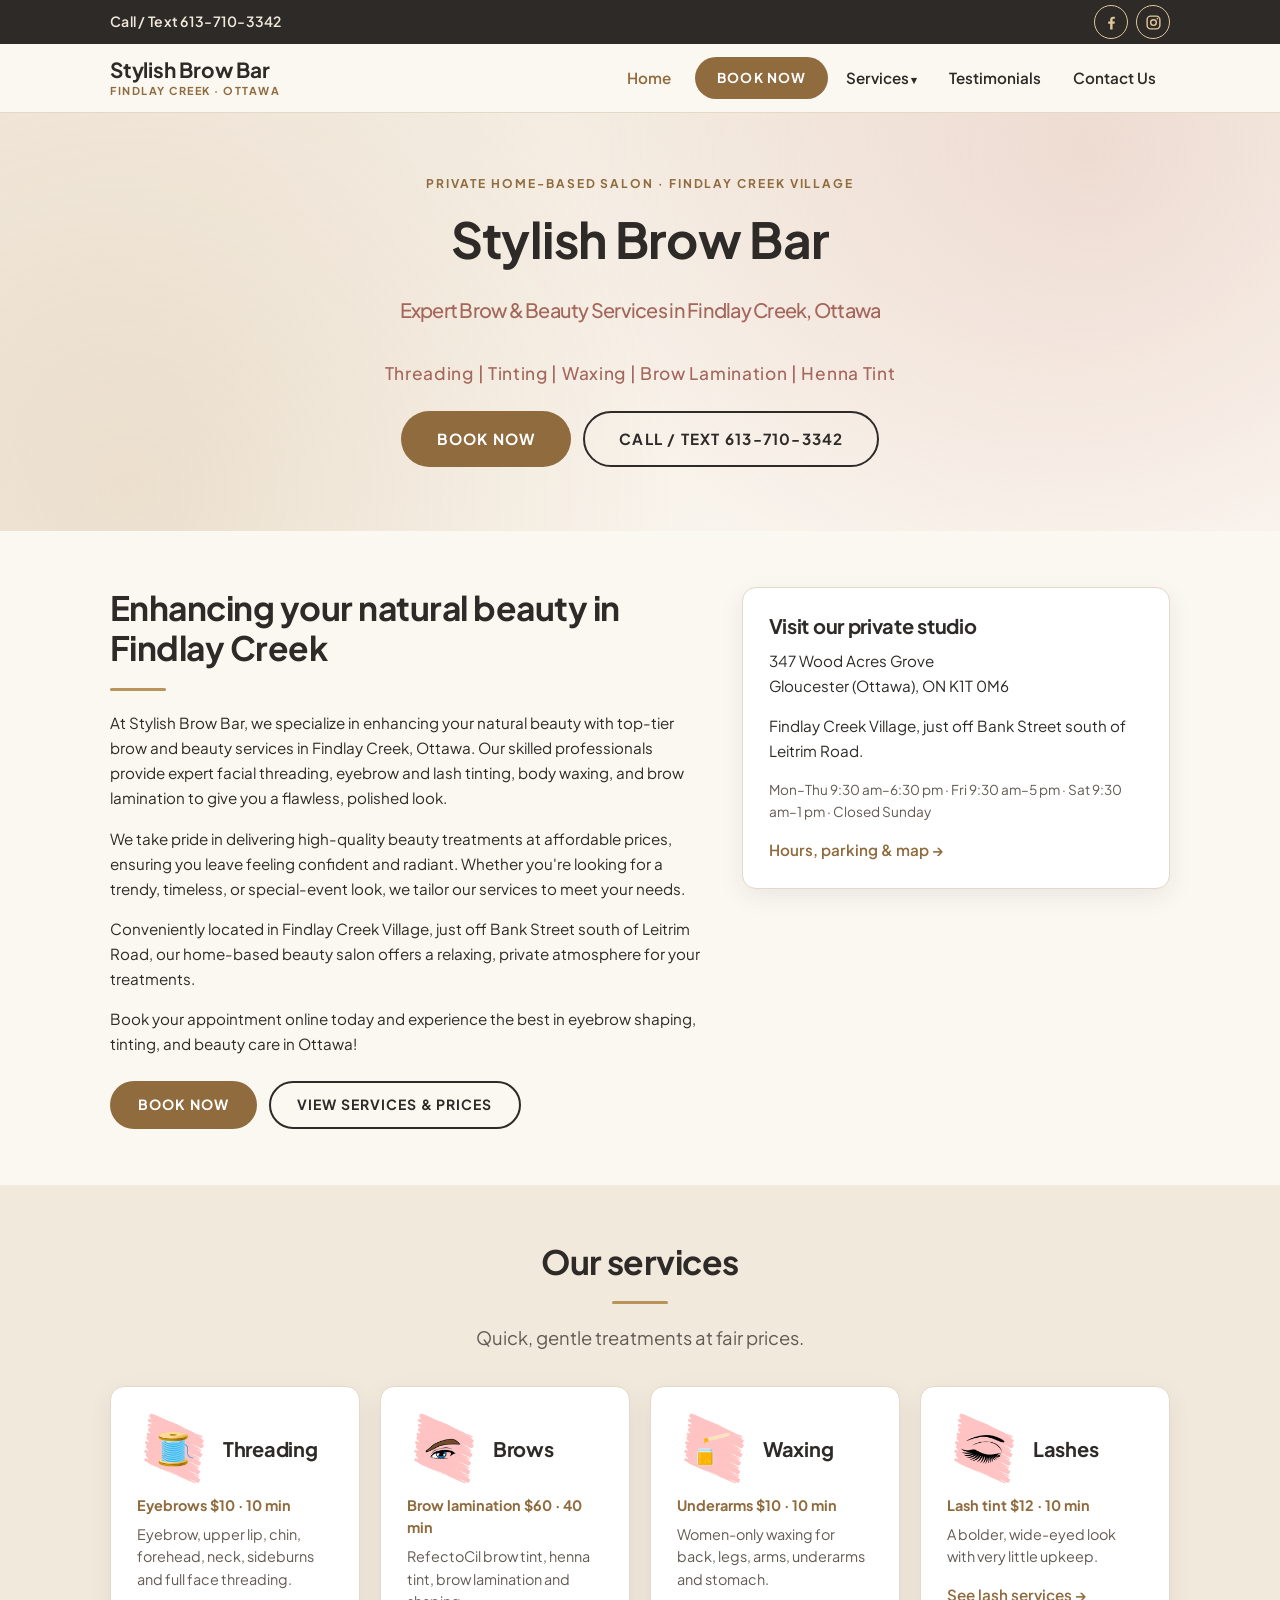
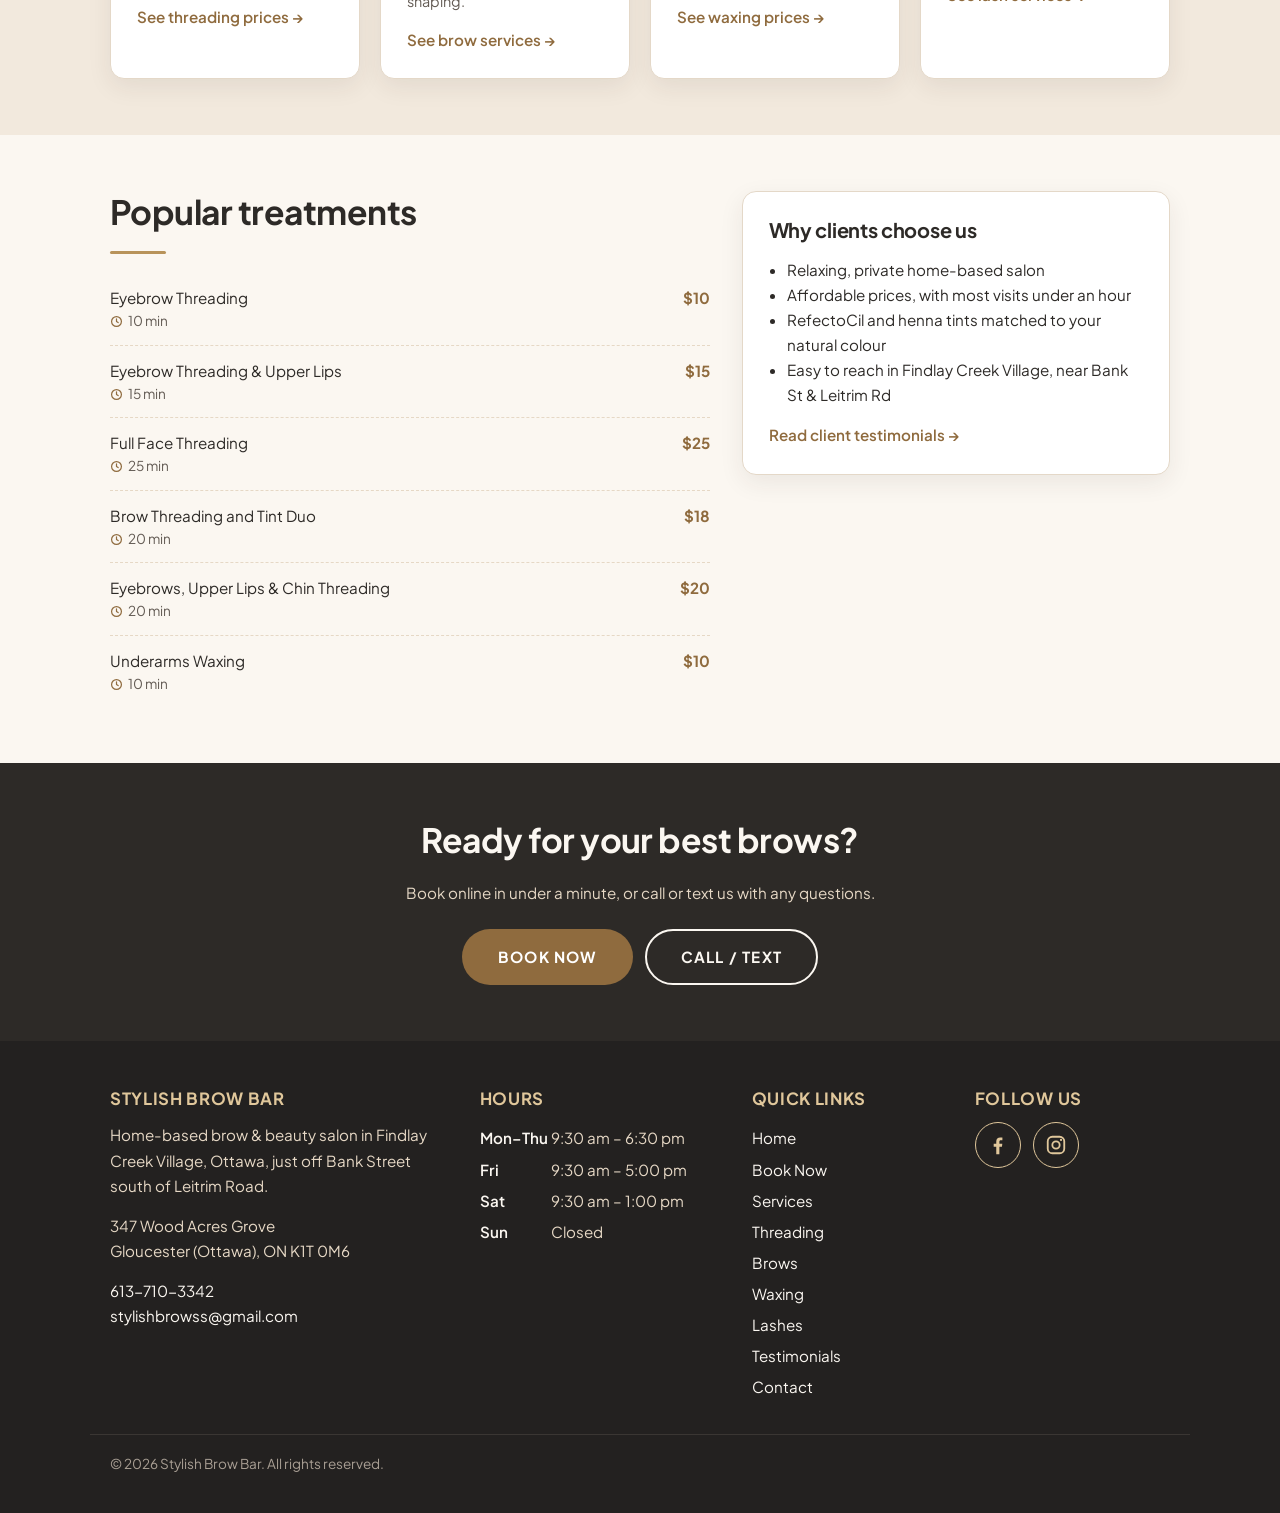
<file: home.html>
<!DOCTYPE html>
<html lang="en-CA">
<head>
<meta charset="utf-8">
<!-- STAGING ONLY: remove the next line when you go live (see README.md) -->
<meta name="robots" content="noindex">
<title>Stylish Brow Bar | Findlay Creek, Ottawa</title>
<!-- Your old site answered at both / and /home. This page sends /home to the home page. -->
<link rel="canonical" href="https://www.stylishbrowbar.ca/">
<meta http-equiv="refresh" content="0; url=./">
<script>location.replace("./");</script>
</head>
<body>
<p>Redirecting to the <a href="./">Stylish Brow Bar home page</a>…</p>
</body>
</html>
</file>
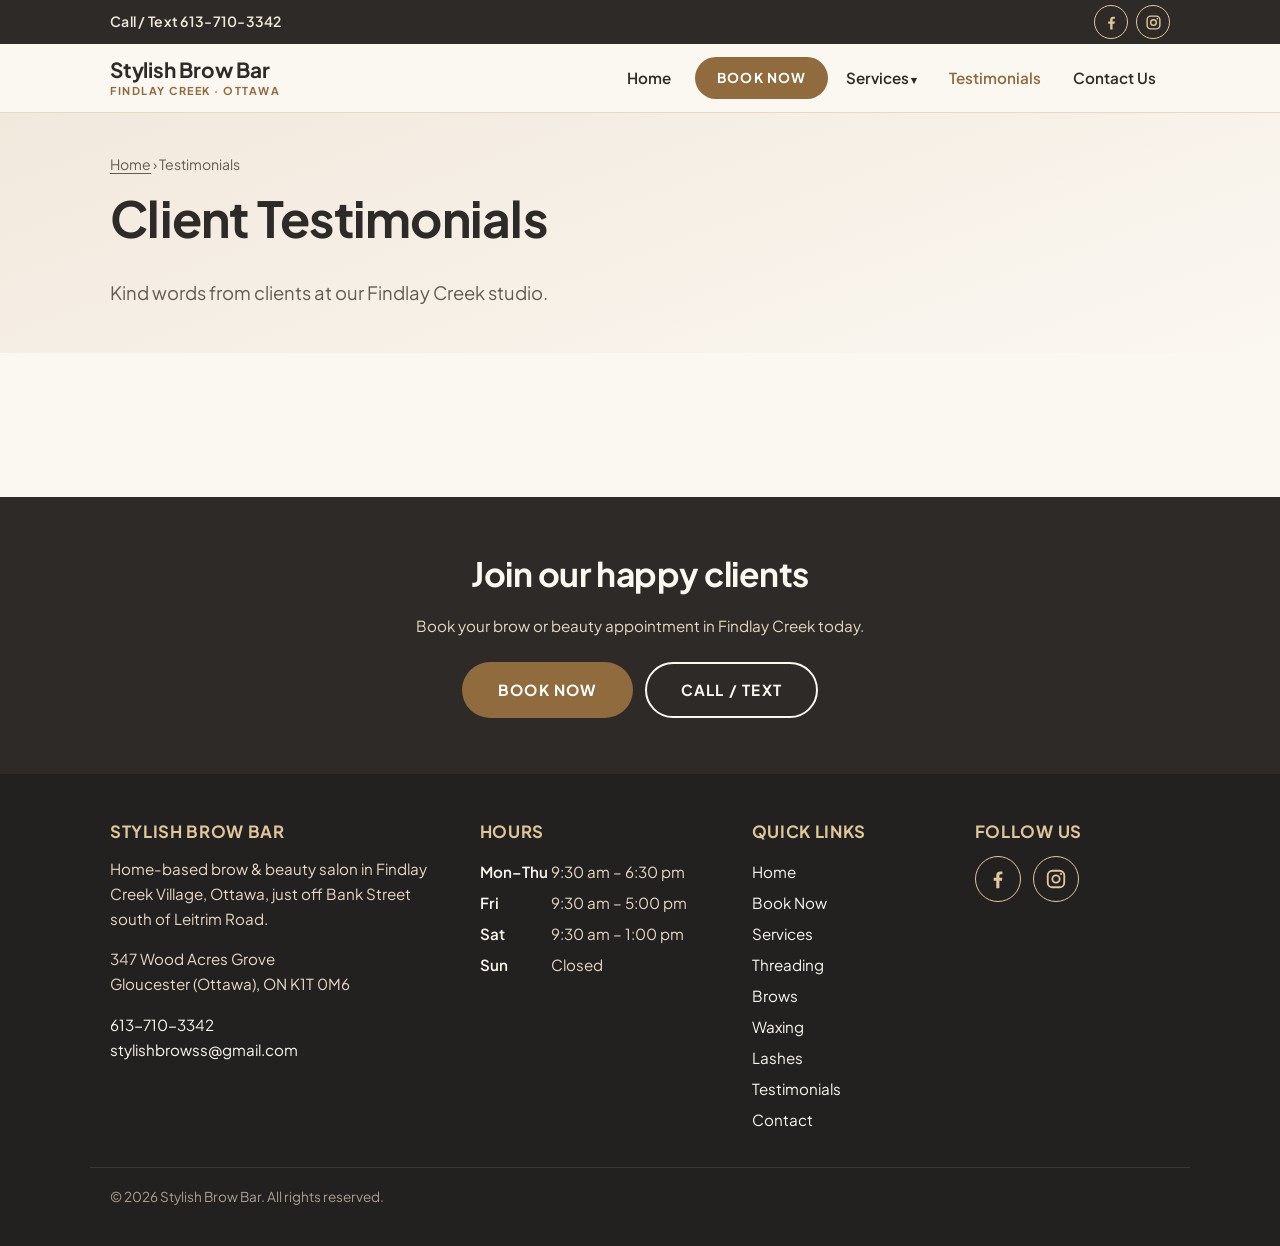
<file: reviews.html>
<!DOCTYPE html>
<html lang="en-CA">
<head>
<meta charset="utf-8">
<meta name="viewport" content="width=device-width, initial-scale=1">
<!-- STAGING ONLY: remove the next line when you go live (see README.md) -->
<meta name="robots" content="noindex">
<title>Client Testimonials | Stylish Brow Bar, Findlay Creek Ottawa</title>
<meta name="description" content="Read what clients say about brow threading, tinting, lamination and waxing at Stylish Brow Bar in Findlay Creek Village, Ottawa.">
<link rel="canonical" href="https://www.stylishbrowbar.ca/reviews">
<meta property="og:type" content="website">
<meta property="og:title" content="Client Testimonials | Stylish Brow Bar, Findlay Creek Ottawa">
<meta property="og:description" content="Five-star client feedback for Stylish Brow Bar in Findlay Creek, Ottawa.">
<meta property="og:url" content="https://www.stylishbrowbar.ca/reviews">
<meta name="theme-color" content="#FBF7F1">
<link rel="stylesheet" href="styles.css">
<script src="featurable-style.js"></script>
<script type="application/ld+json">
{
  "@context": "https://schema.org",
  "@type": "BeautySalon",
  "@id": "https://www.stylishbrowbar.ca/#business",
  "name": "Stylish Brow Bar",
  "url": "https://www.stylishbrowbar.ca/",
  "telephone": "+1-613-710-3342",
  "address": {
    "@type": "PostalAddress",
    "streetAddress": "347 Wood Acres Grove",
    "addressLocality": "Ottawa",
    "addressRegion": "ON",
    "postalCode": "K1T 0M6",
    "addressCountry": "CA"
  }
}
</script>
</head>
<body>
<a class="skip-link" href="#main">Skip to content</a>
<div class="topbar">
  <div class="container topbar-inner">
    <a class="topbar-phone" href="tel:+16137103342">Call / Text 613-710-3342</a>
    <div class="social">
      <a href="https://www.facebook.com/stylishbrowbar" aria-label="Stylish Brow Bar on Facebook" target="_blank" rel="noopener"><svg viewBox="0 0 24 24" fill="currentColor" aria-hidden="true"><path d="M13.5 22v-8.2h2.8l.4-3.3h-3.2V8.4c0-.9.3-1.6 1.6-1.6h1.7V3.9c-.3 0-1.3-.1-2.5-.1-2.5 0-4.2 1.5-4.2 4.3v2.4H7.3v3.3h2.8V22h3.4z"/></svg></a>
      <a href="https://www.instagram.com/stylishbrowbar/" aria-label="Stylish Brow Bar on Instagram" target="_blank" rel="noopener"><svg viewBox="0 0 24 24" fill="none" stroke="currentColor" stroke-width="2" aria-hidden="true"><rect x="3" y="3" width="18" height="18" rx="5"/><circle cx="12" cy="12" r="4"/><circle cx="17.5" cy="6.5" r="1.2" fill="currentColor" stroke="none"/></svg></a>
    </div>
  </div>
</div>
<header class="site-header">
  <div class="container header-inner">
    <a class="brand" href="./">Stylish Brow Bar<span>Findlay Creek · Ottawa</span></a>
    <input type="checkbox" id="nav-toggle" class="nav-toggle" aria-label="Open or close the menu">
    <label for="nav-toggle" class="nav-toggle-label"><span></span></label>
    <nav class="site-nav" aria-label="Main navigation">
      <ul>
        <li><a href="./">Home</a></li>
        <li><a class="nav-cta" href="book">Book Now</a></li>
        <li class="has-sub"><a href="services">Services</a>
          <ul class="sub">
            <li><a href="services/threading">Threading</a></li>
            <li><a href="services/brows">Brows</a></li>
            <li><a href="services/waxing">Waxing</a></li>
            <li><a href="services/lashes">Lashes</a></li>
          </ul>
        </li>
        <li><a href="reviews" aria-current="page">Testimonials</a></li>
        <li><a href="contact">Contact Us</a></li>
      </ul>
    </nav>
  </div>
</header>

<main id="main">

  <section class="page-hero">
    <div class="container">
      <nav class="breadcrumb" aria-label="Breadcrumb"><a href="./">Home</a> › Testimonials</nav>
      <h1>Client Testimonials</h1>
      <p class="lead">Kind words from clients at our Findlay Creek studio.</p>
    </div>
  </section>

  <section class="section">
    <div class="container">
      <!--
        ======================================================================
        FEATURABLE WIDGET SLOT
        1. Create your free widget at featurable.com and copy the embed code it gives you.
        2. Paste that code on the blank line between the two "WIDGET" comments below.
        3. Check the page. Once your real reviews show up, delete the whole placeholder
           <div class="review-grid"> ... </div> block further down.
        ======================================================================
      -->
      <div class="google-reviews-widget" id="google-reviews-widget">
        <!-- WIDGET START -->
        <div id="featurable-b3384703-4fcf-4397-882b-37e4ff61886e" data-featurable-async></div>
        <script src="https://featurable.com/assets/bundle.js" defer charset="UTF-8"></script>
        <!-- WIDGET END -->
      </div>
    </div>
  </section>

  <section class="cta-band">
    <div class="container">
      <h2>Join our happy clients</h2>
      <p>Book your brow or beauty appointment in Findlay Creek today.</p>
      <div class="btn-row">
        <a class="btn btn-primary btn-large" href="https://stylishbrows.as.me/schedule.php" target="_blank" rel="noopener">Book Now</a>
        <a class="btn btn-outline-light btn-large" href="tel:+16137103342">Call / Text</a>
      </div>
    </div>
  </section>

</main>

<footer class="site-footer">
  <div class="container footer-grid">
    <div>
      <h2>Stylish Brow Bar</h2>
      <p>Home-based brow &amp; beauty salon in Findlay Creek Village, Ottawa, just off Bank Street south of Leitrim Road.</p>
      <p>347 Wood Acres Grove<br>Gloucester (Ottawa), ON K1T 0M6</p>
      <p><a href="tel:+16137103342">613-710-3342</a><br><a href="mailto:stylishbrowss@gmail.com">stylishbrowss@gmail.com</a></p>
    </div>
    <div>
      <h2>Hours</h2>
      <ul class="hours-list">
        <li><span>Mon–Thu</span> 9:30 am – 6:30 pm</li>
        <li><span>Fri</span> 9:30 am – 5:00 pm</li>
        <li><span>Sat</span> 9:30 am – 1:00 pm</li>
        <li><span>Sun</span> Closed</li>
      </ul>
    </div>
    <div>
      <h2>Quick links</h2>
      <ul class="footer-links">
        <li><a href="./">Home</a></li>
        <li><a href="book">Book Now</a></li>
        <li><a href="services">Services</a></li>
        <li><a href="services/threading">Threading</a></li>
        <li><a href="services/brows">Brows</a></li>
        <li><a href="services/waxing">Waxing</a></li>
        <li><a href="services/lashes">Lashes</a></li>
        <li><a href="reviews">Testimonials</a></li>
        <li><a href="contact">Contact</a></li>
      </ul>
    </div>
    <div>
      <h2>Follow us</h2>
      <div class="social">
        <a href="https://www.facebook.com/stylishbrowbar" aria-label="Stylish Brow Bar on Facebook" target="_blank" rel="noopener"><svg viewBox="0 0 24 24" fill="currentColor" aria-hidden="true"><path d="M13.5 22v-8.2h2.8l.4-3.3h-3.2V8.4c0-.9.3-1.6 1.6-1.6h1.7V3.9c-.3 0-1.3-.1-2.5-.1-2.5 0-4.2 1.5-4.2 4.3v2.4H7.3v3.3h2.8V22h3.4z"/></svg></a>
        <a href="https://www.instagram.com/stylishbrowbar/" aria-label="Stylish Brow Bar on Instagram" target="_blank" rel="noopener"><svg viewBox="0 0 24 24" fill="none" stroke="currentColor" stroke-width="2" aria-hidden="true"><rect x="3" y="3" width="18" height="18" rx="5"/><circle cx="12" cy="12" r="4"/><circle cx="17.5" cy="6.5" r="1.2" fill="currentColor" stroke="none"/></svg></a>
      </div>
    </div>
  </div>
  <div class="container footer-bottom">
    <p>&copy; 2026 Stylish Brow Bar. All rights reserved.</p>
  </div>
</footer>

<div class="mobile-bar">
  <a class="btn btn-primary" href="https://stylishbrows.as.me/schedule.php" target="_blank" rel="noopener">Book Now</a>
  <a class="btn btn-outline" href="tel:+16137103342">Call / Text</a>
</div>
</body>
</html>
</file>
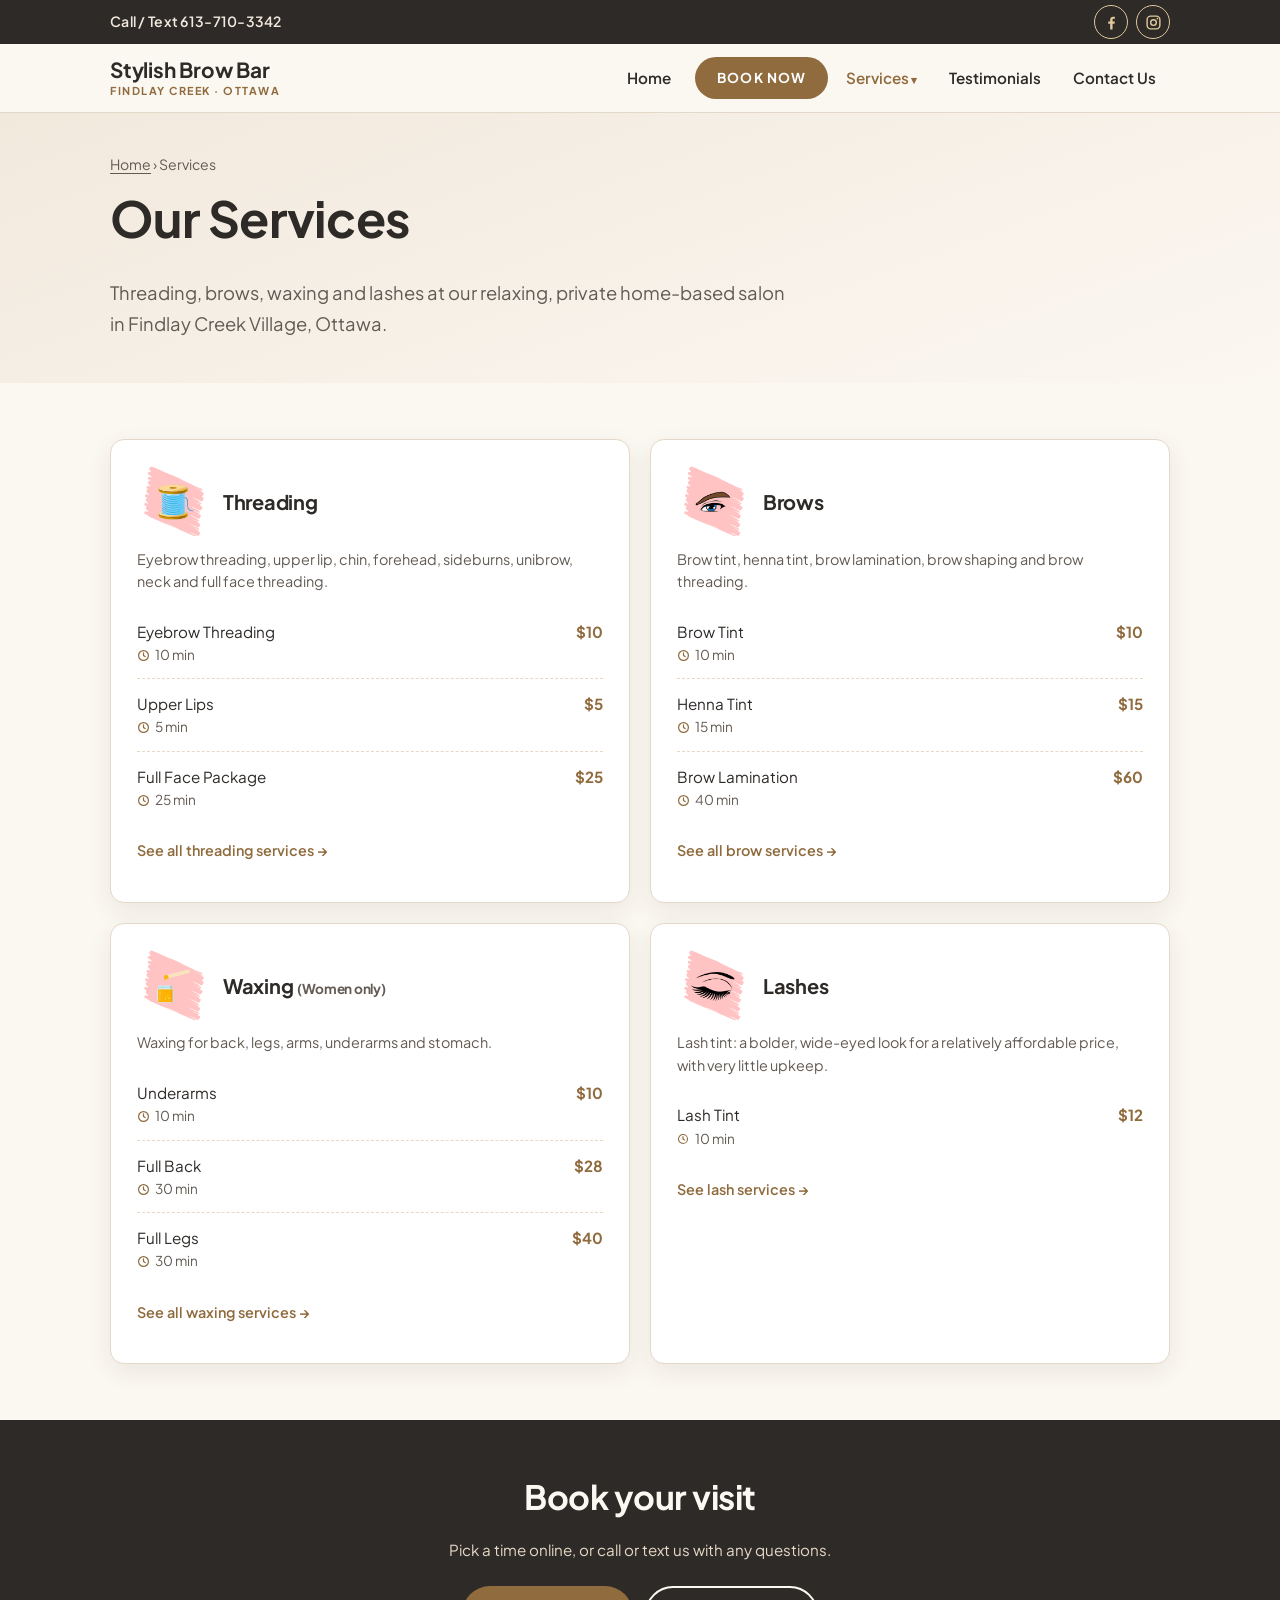
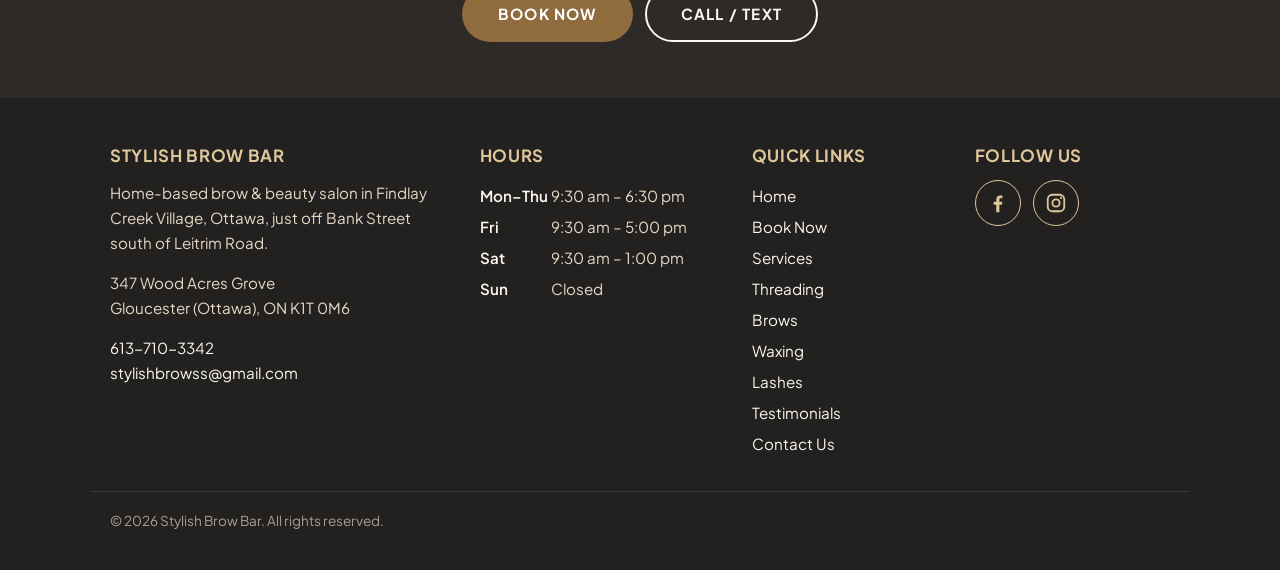
<file: services.html>
<!DOCTYPE html>
<html lang="en-CA">
<head>
<meta charset="utf-8">
<meta name="viewport" content="width=device-width, initial-scale=1">
<!-- STAGING ONLY: remove the next line when you go live (see README.md) -->
<meta name="robots" content="noindex">
<title>Services &amp; Prices | Stylish Brow Bar, Findlay Creek Ottawa</title>
<meta name="description" content="Eyebrow threading, brow tint, henna tint, brow lamination, waxing and lash tint in Findlay Creek, Ottawa. See services and prices at Stylish Brow Bar.">
<link rel="canonical" href="https://www.stylishbrowbar.ca/services">
<meta property="og:type" content="website">
<meta property="og:title" content="Services &amp; Prices | Stylish Brow Bar, Findlay Creek Ottawa">
<meta property="og:description" content="Threading, brows, waxing and lashes at a private home-based salon in Findlay Creek, Ottawa.">
<meta property="og:url" content="https://www.stylishbrowbar.ca/services">
<meta name="theme-color" content="#FBF7F1">
<link rel="stylesheet" href="styles.css">
<script type="application/ld+json">
{
  "@context": "https://schema.org",
  "@type": "BeautySalon",
  "@id": "https://www.stylishbrowbar.ca/#business",
  "name": "Stylish Brow Bar",
  "url": "https://www.stylishbrowbar.ca/",
  "telephone": "+1-613-710-3342",
  "address": {
    "@type": "PostalAddress",
    "streetAddress": "347 Wood Acres Grove",
    "addressLocality": "Ottawa",
    "addressRegion": "ON",
    "postalCode": "K1T 0M6",
    "addressCountry": "CA"
  }
}
</script>
</head>
<body>
<a class="skip-link" href="#main">Skip to content</a>
<div class="topbar">
  <div class="container topbar-inner">
    <a class="topbar-phone" href="tel:+16137103342">Call / Text 613-710-3342</a>
    <div class="social">
      <a href="https://www.facebook.com/stylishbrowbar" aria-label="Stylish Brow Bar on Facebook" target="_blank" rel="noopener"><svg viewBox="0 0 24 24" fill="currentColor" aria-hidden="true"><path d="M13.5 22v-8.2h2.8l.4-3.3h-3.2V8.4c0-.9.3-1.6 1.6-1.6h1.7V3.9c-.3 0-1.3-.1-2.5-.1-2.5 0-4.2 1.5-4.2 4.3v2.4H7.3v3.3h2.8V22h3.4z"/></svg></a>
      <a href="https://www.instagram.com/stylishbrowbar/" aria-label="Stylish Brow Bar on Instagram" target="_blank" rel="noopener"><svg viewBox="0 0 24 24" fill="none" stroke="currentColor" stroke-width="2" aria-hidden="true"><rect x="3" y="3" width="18" height="18" rx="5"/><circle cx="12" cy="12" r="4"/><circle cx="17.5" cy="6.5" r="1.2" fill="currentColor" stroke="none"/></svg></a>
    </div>
  </div>
</div>
<header class="site-header">
  <div class="container header-inner">
    <a class="brand" href="./">Stylish Brow Bar<span>Findlay Creek · Ottawa</span></a>
    <input type="checkbox" id="nav-toggle" class="nav-toggle" aria-label="Open or close the menu">
    <label for="nav-toggle" class="nav-toggle-label"><span></span></label>
    <nav class="site-nav" aria-label="Main navigation">
      <ul>
        <li><a href="./">Home</a></li>
        <li><a class="nav-cta" href="book">Book Now</a></li>
        <li class="has-sub"><a href="services" aria-current="page">Services</a>
          <ul class="sub">
            <li><a href="services/threading">Threading</a></li>
            <li><a href="services/brows">Brows</a></li>
            <li><a href="services/waxing">Waxing</a></li>
            <li><a href="services/lashes">Lashes</a></li>
          </ul>
        </li>
        <li><a href="reviews">Testimonials</a></li>
        <li><a href="contact">Contact Us</a></li>
      </ul>
    </nav>
  </div>
</header>

<main id="main">

  <section class="page-hero">
    <div class="container">
      <nav class="breadcrumb" aria-label="Breadcrumb"><a href="./">Home</a> › Services</nav>
      <h1>Our Services</h1>
      <p class="lead">Threading, brows, waxing and lashes at our relaxing, private home-based salon in Findlay Creek Village, Ottawa.</p>
    </div>
  </section>

  <section class="section">
    <div class="container">
      <div class="cards">

        <article class="card">
          <div class="card-head"><img class="card-icon" src="images/service-threading.png" alt="" width="72" height="72" loading="lazy"><h3>Threading</h3></div>
          <p>Eyebrow threading, upper lip, chin, forehead, sideburns, unibrow, neck and full face threading.</p>
          <ul class="price-list">
            <li><span>Eyebrow Threading <small>10 min</small></span><span class="price">$10</span></li>
            <li><span>Upper Lips <small>5 min</small></span><span class="price">$5</span></li>
            <li><span>Full Face Package <small>25 min</small></span><span class="price">$25</span></li>
          </ul>
          <p style="margin-top:1rem"><a class="card-link" href="services/threading">See all threading services →</a></p>
        </article>

        <article class="card">
          <div class="card-head"><img class="card-icon" src="images/service-brows.png" alt="" width="72" height="72" loading="lazy"><h3>Brows</h3></div>
          <p>Brow tint, henna tint, brow lamination, brow shaping and brow threading.</p>
          <ul class="price-list">
            <li><span>Brow Tint <small>10 min</small></span><span class="price">$10</span></li>
            <li><span>Henna Tint <small>15 min</small></span><span class="price">$15</span></li>
            <li><span>Brow Lamination <small>40 min</small></span><span class="price">$60</span></li>
          </ul>
          <p style="margin-top:1rem"><a class="card-link" href="services/brows">See all brow services →</a></p>
        </article>

        <article class="card">
          <div class="card-head"><img class="card-icon" src="images/service-waxing.png" alt="" width="72" height="72" loading="lazy"><h3>Waxing <small class="small">(Women only)</small></h3></div>
          <p>Waxing for back, legs, arms, underarms and stomach.</p>
          <ul class="price-list">
            <li><span>Underarms <small>10 min</small></span><span class="price">$10</span></li>
            <li><span>Full Back <small>30 min</small></span><span class="price">$28</span></li>
            <li><span>Full Legs <small>30 min</small></span><span class="price">$40</span></li>
          </ul>
          <p style="margin-top:1rem"><a class="card-link" href="services/waxing">See all waxing services →</a></p>
        </article>

        <article class="card">
          <div class="card-head"><img class="card-icon" src="images/service-lashes.png" alt="" width="72" height="72" loading="lazy"><h3>Lashes</h3></div>
          <p>Lash tint: a bolder, wide-eyed look for a relatively affordable price, with very little upkeep.</p>
          <ul class="price-list">
            <li><span>Lash Tint <small>10 min</small></span><span class="price">$12</span></li>
          </ul>
          <p style="margin-top:1rem"><a class="card-link" href="services/lashes">See lash services →</a></p>
        </article>

      </div>
    </div>
  </section>

  <section class="cta-band">
    <div class="container">
      <h2>Book your visit</h2>
      <p>Pick a time online, or call or text us with any questions.</p>
      <div class="btn-row">
        <a class="btn btn-primary btn-large" href="https://stylishbrows.as.me/schedule.php" target="_blank" rel="noopener">Book Now</a>
        <a class="btn btn-outline-light btn-large" href="tel:+16137103342">Call / Text</a>
      </div>
    </div>
  </section>

</main>

<footer class="site-footer">
  <div class="container footer-grid">
    <div>
      <h2>Stylish Brow Bar</h2>
      <p>Home-based brow &amp; beauty salon in Findlay Creek Village, Ottawa, just off Bank Street south of Leitrim Road.</p>
      <p>347 Wood Acres Grove<br>Gloucester (Ottawa), ON K1T 0M6</p>
      <p><a href="tel:+16137103342">613-710-3342</a><br><a href="mailto:stylishbrowss@gmail.com">stylishbrowss@gmail.com</a></p>
    </div>
    <div>
      <h2>Hours</h2>
      <ul class="hours-list">
        <li><span>Mon–Thu</span> 9:30 am – 6:30 pm</li>
        <li><span>Fri</span> 9:30 am – 5:00 pm</li>
        <li><span>Sat</span> 9:30 am – 1:00 pm</li>
        <li><span>Sun</span> Closed</li>
      </ul>
    </div>
    <div>
      <h2>Quick links</h2>
      <ul class="footer-links">
        <li><a href="./">Home</a></li>
        <li><a href="book">Book Now</a></li>
        <li><a href="services">Services</a></li>
        <li><a href="services/threading">Threading</a></li>
        <li><a href="services/brows">Brows</a></li>
        <li><a href="services/waxing">Waxing</a></li>
        <li><a href="services/lashes">Lashes</a></li>
        <li><a href="reviews">Testimonials</a></li>
        <li><a href="contact">Contact Us</a></li>
      </ul>
    </div>
    <div>
      <h2>Follow us</h2>
      <div class="social">
        <a href="https://www.facebook.com/stylishbrowbar" aria-label="Stylish Brow Bar on Facebook" target="_blank" rel="noopener"><svg viewBox="0 0 24 24" fill="currentColor" aria-hidden="true"><path d="M13.5 22v-8.2h2.8l.4-3.3h-3.2V8.4c0-.9.3-1.6 1.6-1.6h1.7V3.9c-.3 0-1.3-.1-2.5-.1-2.5 0-4.2 1.5-4.2 4.3v2.4H7.3v3.3h2.8V22h3.4z"/></svg></a>
        <a href="https://www.instagram.com/stylishbrowbar/" aria-label="Stylish Brow Bar on Instagram" target="_blank" rel="noopener"><svg viewBox="0 0 24 24" fill="none" stroke="currentColor" stroke-width="2" aria-hidden="true"><rect x="3" y="3" width="18" height="18" rx="5"/><circle cx="12" cy="12" r="4"/><circle cx="17.5" cy="6.5" r="1.2" fill="currentColor" stroke="none"/></svg></a>
      </div>
    </div>
  </div>
  <div class="container footer-bottom">
    <p>&copy; 2026 Stylish Brow Bar. All rights reserved.</p>
  </div>
</footer>

<div class="mobile-bar">
  <a class="btn btn-primary" href="https://stylishbrows.as.me/schedule.php" target="_blank" rel="noopener">Book Now</a>
  <a class="btn btn-outline" href="tel:+16137103342">Call / Text</a>
</div>
</body>
</html>
</file>
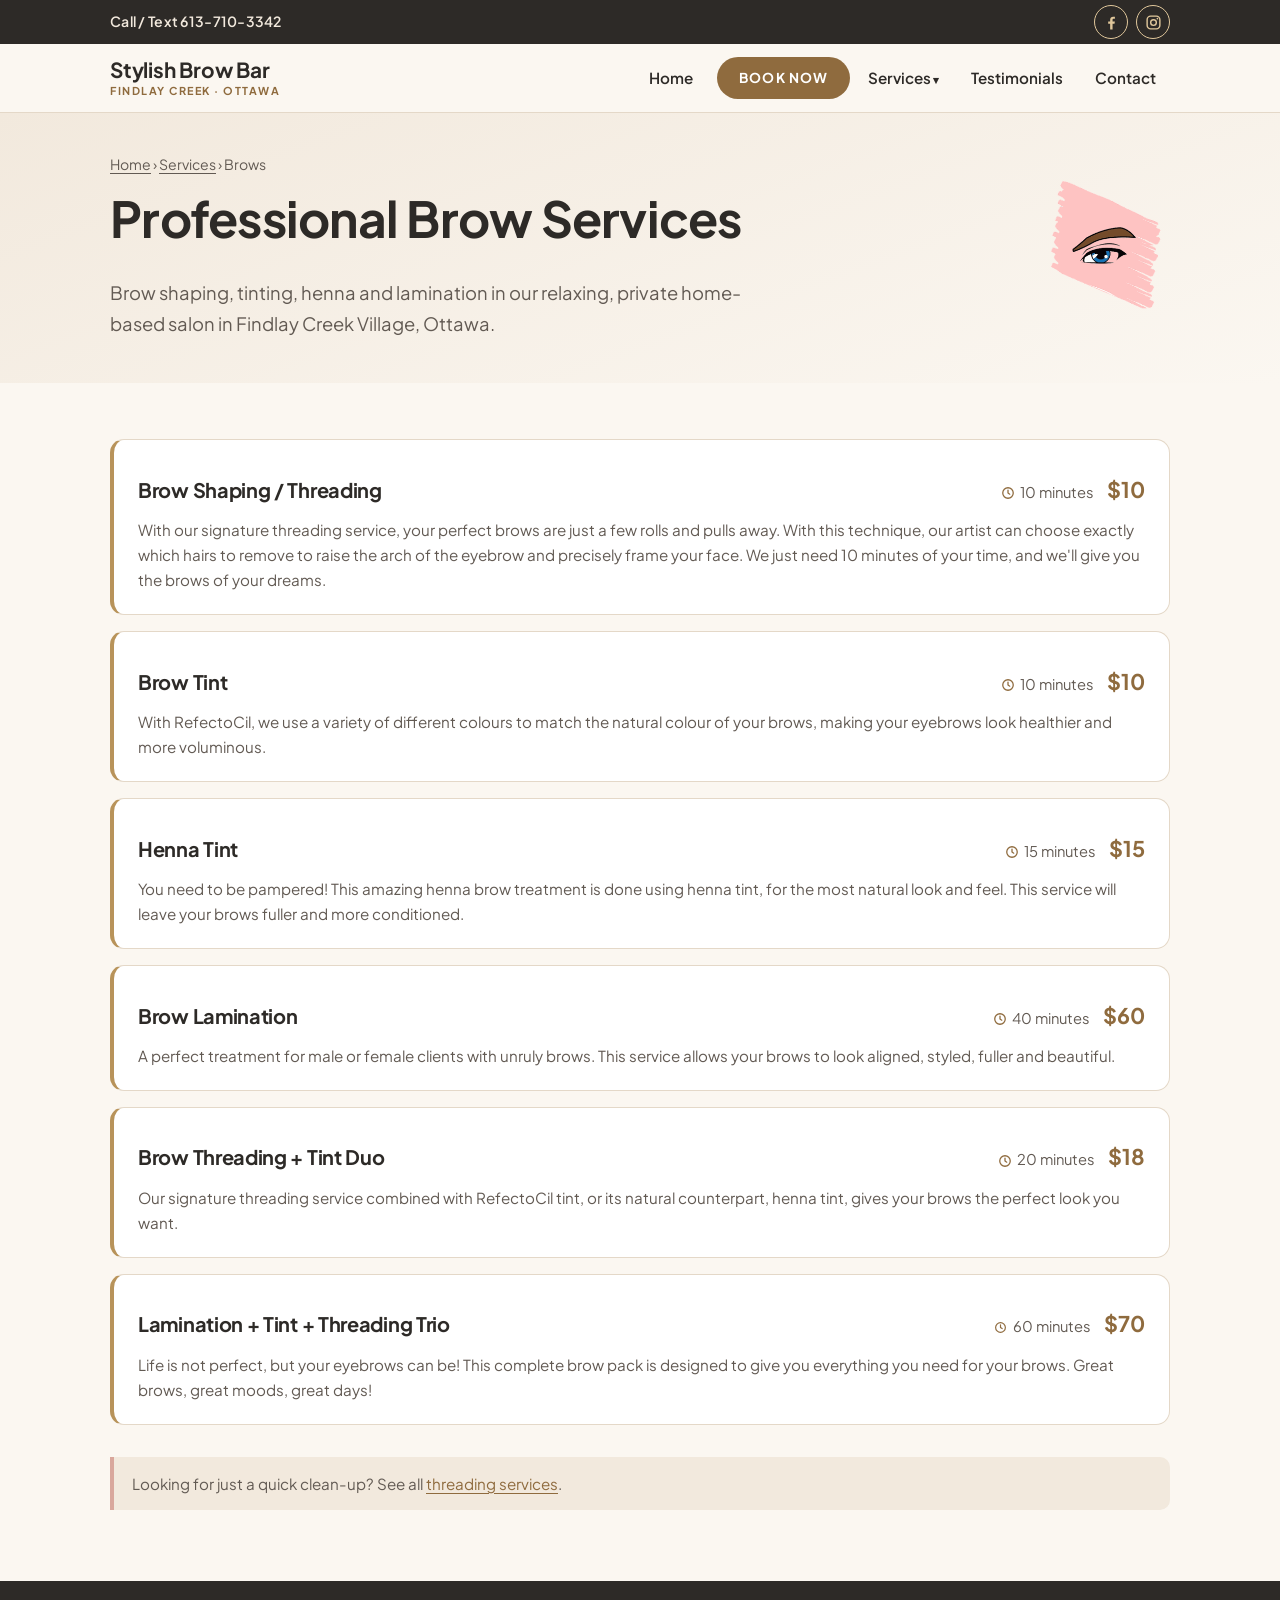
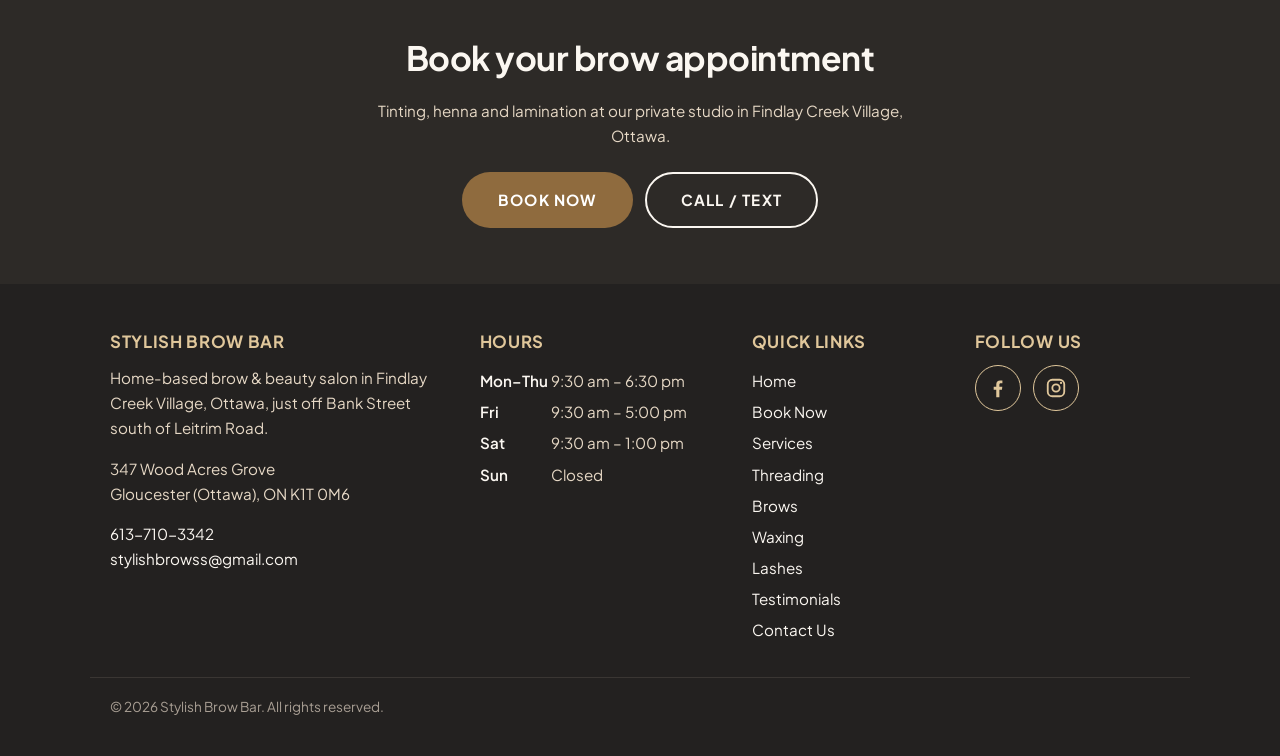
<file: services/brows.html>
<!DOCTYPE html>
<html lang="en-CA">
<head>
<meta charset="utf-8">
<meta name="viewport" content="width=device-width, initial-scale=1">
<!-- STAGING ONLY: remove the next line when you go live (see README.md) -->
<meta name="robots" content="noindex">
<title>Brow Tint, Henna Tint &amp; Lamination in Findlay Creek, Ottawa | Stylish Brow Bar</title>
<meta name="description" content="Brow shaping, RefectoCil brow tint, henna tint and brow lamination in Findlay Creek, Ottawa. Brow lamination $60. Book online at Stylish Brow Bar.">
<link rel="canonical" href="https://www.stylishbrowbar.ca/services/brows">
<meta property="og:type" content="website">
<meta property="og:title" content="Brow Tint, Henna Tint &amp; Lamination in Findlay Creek, Ottawa | Stylish Brow Bar">
<meta property="og:description" content="Brow shaping, tinting, henna and lamination at a private home-based salon in Findlay Creek Village, Ottawa.">
<meta property="og:url" content="https://www.stylishbrowbar.ca/services/brows">
<meta name="theme-color" content="#FBF7F1">
<link rel="stylesheet" href="../styles.css">
<script type="application/ld+json">
{
  "@context": "https://schema.org",
  "@type": "BeautySalon",
  "@id": "https://www.stylishbrowbar.ca/#business",
  "name": "Stylish Brow Bar",
  "url": "https://www.stylishbrowbar.ca/",
  "telephone": "+1-613-710-3342",
  "address": {
    "@type": "PostalAddress",
    "streetAddress": "347 Wood Acres Grove",
    "addressLocality": "Ottawa",
    "addressRegion": "ON",
    "postalCode": "K1T 0M6",
    "addressCountry": "CA"
  }
}
</script>
</head>
<body>
<a class="skip-link" href="#main">Skip to content</a>
<div class="topbar">
  <div class="container topbar-inner">
    <a class="topbar-phone" href="tel:+16137103342">Call / Text 613-710-3342</a>
    <div class="social">
      <a href="https://www.facebook.com/stylishbrowbar" aria-label="Stylish Brow Bar on Facebook" target="_blank" rel="noopener"><svg viewBox="0 0 24 24" fill="currentColor" aria-hidden="true"><path d="M13.5 22v-8.2h2.8l.4-3.3h-3.2V8.4c0-.9.3-1.6 1.6-1.6h1.7V3.9c-.3 0-1.3-.1-2.5-.1-2.5 0-4.2 1.5-4.2 4.3v2.4H7.3v3.3h2.8V22h3.4z"/></svg></a>
      <a href="https://www.instagram.com/stylishbrowbar/" aria-label="Stylish Brow Bar on Instagram" target="_blank" rel="noopener"><svg viewBox="0 0 24 24" fill="none" stroke="currentColor" stroke-width="2" aria-hidden="true"><rect x="3" y="3" width="18" height="18" rx="5"/><circle cx="12" cy="12" r="4"/><circle cx="17.5" cy="6.5" r="1.2" fill="currentColor" stroke="none"/></svg></a>
    </div>
  </div>
</div>
<header class="site-header">
  <div class="container header-inner">
    <a class="brand" href="../">Stylish Brow Bar<span>Findlay Creek · Ottawa</span></a>
    <input type="checkbox" id="nav-toggle" class="nav-toggle" aria-label="Open or close the menu">
    <label for="nav-toggle" class="nav-toggle-label"><span></span></label>
    <nav class="site-nav" aria-label="Main navigation">
      <ul>
        <li><a href="../">Home</a></li>
        <li><a class="nav-cta" href="../book">Book Now</a></li>
        <li class="has-sub"><a href="../services">Services</a>
          <ul class="sub">
            <li><a href="../services/threading">Threading</a></li>
            <li><a href="../services/brows" aria-current="page">Brows</a></li>
            <li><a href="../services/waxing">Waxing</a></li>
            <li><a href="../services/lashes">Lashes</a></li>
          </ul>
        </li>
        <li><a href="../reviews">Testimonials</a></li>
        <li><a href="../contact">Contact</a></li>
      </ul>
    </nav>
  </div>
</header>

<main id="main">

  <section class="page-hero has-icon">
    <div class="container">
      <nav class="breadcrumb" aria-label="Breadcrumb"><a href="../">Home</a> › <a href="../services">Services</a> › Brows</nav>
      <h1>Professional Brow Services</h1>
      <p class="lead">Brow shaping, tinting, henna and lamination in our relaxing, private home-based salon in Findlay Creek Village, Ottawa.</p>
      <img class="hero-icon" src="../images/service-brows.png" alt="" width="256" height="256" decoding="async">
    </div>
  </section>

  <section class="section">
    <div class="container">
      <!--
        EDIT PRICES / TIMES: change the text inside <span class="time"> and <span class="price">.
        To add a service, copy one whole <article class="service"> block.
      -->
      <div class="service-list">

        <article class="service">
          <div class="service-head">
            <h3>Brow Shaping / Threading</h3>
            <p class="service-meta"><span class="time">10 minutes</span><span class="price">$10</span></p>
          </div>
          <p>With our signature threading service, your perfect brows are just a few rolls and pulls away. With this technique, our artist can choose exactly which hairs to remove to raise the arch of the eyebrow and precisely frame your face. We just need 10 minutes of your time, and we'll give you the brows of your dreams.</p>
        </article>

        <article class="service">
          <div class="service-head">
            <h3>Brow Tint</h3>
            <p class="service-meta"><span class="time">10 minutes</span><span class="price">$10</span></p>
          </div>
          <p>With RefectoCil, we use a variety of different colours to match the natural colour of your brows, making your eyebrows look healthier and more voluminous.</p>
        </article>

        <article class="service">
          <div class="service-head">
            <h3>Henna Tint</h3>
            <p class="service-meta"><span class="time">15 minutes</span><span class="price">$15</span></p>
          </div>
          <p>You need to be pampered! This amazing henna brow treatment is done using henna tint, for the most natural look and feel. This service will leave your brows fuller and more conditioned.</p>
        </article>

        <article class="service">
          <div class="service-head">
            <h3>Brow Lamination</h3>
            <p class="service-meta"><span class="time">40 minutes</span><span class="price">$60</span></p>
          </div>
          <p>A perfect treatment for male or female clients with unruly brows. This service allows your brows to look aligned, styled, fuller and beautiful.</p>
        </article>

        <article class="service">
          <div class="service-head">
            <h3>Brow Threading + Tint Duo</h3>
            <p class="service-meta"><span class="time">20 minutes</span><span class="price">$18</span></p>
          </div>
          <p>Our signature threading service combined with RefectoCil tint, or its natural counterpart, henna tint, gives your brows the perfect look you want.</p>
        </article>

        <article class="service">
          <div class="service-head">
            <h3>Lamination + Tint + Threading Trio</h3>
            <p class="service-meta"><span class="time">60 minutes</span><span class="price">$70</span></p>
          </div>
          <p>Life is not perfect, but your eyebrows can be! This complete brow pack is designed to give you everything you need for your brows. Great brows, great moods, great days!</p>
        </article>

      </div>

      <p class="note" style="margin-top:2rem">Looking for just a quick clean-up? See all <a href="../services/threading">threading services</a>.</p>
    </div>
  </section>

  <section class="cta-band">
    <div class="container">
      <h2>Book your brow appointment</h2>
      <p>Tinting, henna and lamination at our private studio in Findlay Creek Village, Ottawa.</p>
      <div class="btn-row">
        <a class="btn btn-primary btn-large" href="https://stylishbrows.as.me/schedule.php" target="_blank" rel="noopener">Book Now</a>
        <a class="btn btn-outline-light btn-large" href="tel:+16137103342">Call / Text</a>
      </div>
    </div>
  </section>

</main>

<footer class="site-footer">
  <div class="container footer-grid">
    <div>
      <h2>Stylish Brow Bar</h2>
      <p>Home-based brow &amp; beauty salon in Findlay Creek Village, Ottawa, just off Bank Street south of Leitrim Road.</p>
      <p>347 Wood Acres Grove<br>Gloucester (Ottawa), ON K1T 0M6</p>
      <p><a href="tel:+16137103342">613-710-3342</a><br><a href="mailto:stylishbrowss@gmail.com">stylishbrowss@gmail.com</a></p>
    </div>
    <div>
      <h2>Hours</h2>
      <ul class="hours-list">
        <li><span>Mon–Thu</span> 9:30 am – 6:30 pm</li>
        <li><span>Fri</span> 9:30 am – 5:00 pm</li>
        <li><span>Sat</span> 9:30 am – 1:00 pm</li>
        <li><span>Sun</span> Closed</li>
      </ul>
    </div>
    <div>
      <h2>Quick links</h2>
      <ul class="footer-links">
        <li><a href="../">Home</a></li>
        <li><a href="../book">Book Now</a></li>
        <li><a href="../services">Services</a></li>
        <li><a href="../services/threading">Threading</a></li>
        <li><a href="../services/brows">Brows</a></li>
        <li><a href="../services/waxing">Waxing</a></li>
        <li><a href="../services/lashes">Lashes</a></li>
        <li><a href="../reviews">Testimonials</a></li>
        <li><a href="../contact">Contact Us</a></li>
      </ul>
    </div>
    <div>
      <h2>Follow us</h2>
      <div class="social">
        <a href="https://www.facebook.com/stylishbrowbar" aria-label="Stylish Brow Bar on Facebook" target="_blank" rel="noopener"><svg viewBox="0 0 24 24" fill="currentColor" aria-hidden="true"><path d="M13.5 22v-8.2h2.8l.4-3.3h-3.2V8.4c0-.9.3-1.6 1.6-1.6h1.7V3.9c-.3 0-1.3-.1-2.5-.1-2.5 0-4.2 1.5-4.2 4.3v2.4H7.3v3.3h2.8V22h3.4z"/></svg></a>
        <a href="https://www.instagram.com/stylishbrowbar/" aria-label="Stylish Brow Bar on Instagram" target="_blank" rel="noopener"><svg viewBox="0 0 24 24" fill="none" stroke="currentColor" stroke-width="2" aria-hidden="true"><rect x="3" y="3" width="18" height="18" rx="5"/><circle cx="12" cy="12" r="4"/><circle cx="17.5" cy="6.5" r="1.2" fill="currentColor" stroke="none"/></svg></a>
      </div>
    </div>
  </div>
  <div class="container footer-bottom">
    <p>&copy; 2026 Stylish Brow Bar. All rights reserved.</p>
  </div>
</footer>

<div class="mobile-bar">
  <a class="btn btn-primary" href="https://stylishbrows.as.me/schedule.php" target="_blank" rel="noopener">Book Now</a>
  <a class="btn btn-outline" href="tel:+16137103342">Call / Text</a>
</div>
</body>
</html>
</file>
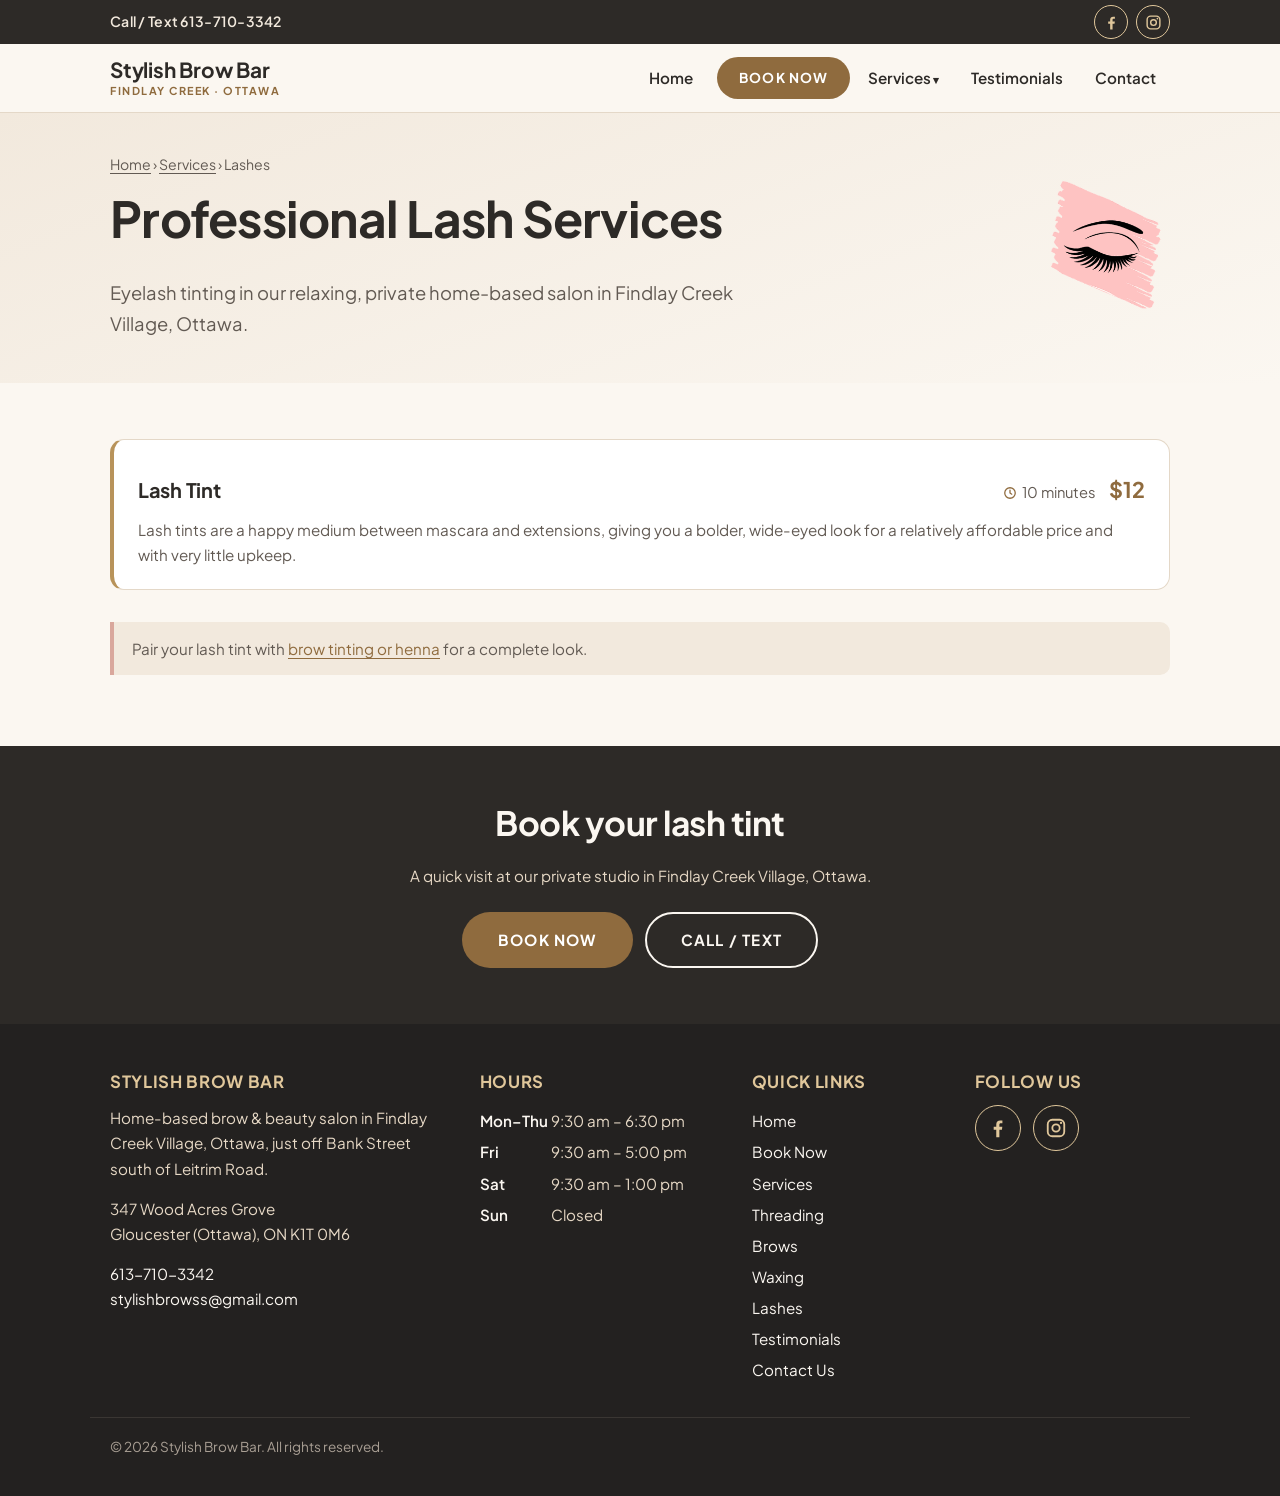
<file: services/lashes.html>
<!DOCTYPE html>
<html lang="en-CA">
<head>
<meta charset="utf-8">
<meta name="viewport" content="width=device-width, initial-scale=1">
<!-- STAGING ONLY: remove the next line when you go live (see README.md) -->
<meta name="robots" content="noindex">
<title>Lash Tinting in Findlay Creek, Ottawa | Stylish Brow Bar</title>
<meta name="description" content="Eyelash tinting in Findlay Creek, Ottawa for a bolder, wide-eyed look with very little upkeep. Lash tint $12 in 10 minutes. Book at Stylish Brow Bar.">
<link rel="canonical" href="https://www.stylishbrowbar.ca/services/lashes">
<meta property="og:type" content="website">
<meta property="og:title" content="Lash Tinting in Findlay Creek, Ottawa | Stylish Brow Bar">
<meta property="og:description" content="Lash tinting at a private home-based salon in Findlay Creek Village, Ottawa.">
<meta property="og:url" content="https://www.stylishbrowbar.ca/services/lashes">
<meta name="theme-color" content="#FBF7F1">
<link rel="stylesheet" href="../styles.css">
<script type="application/ld+json">
{
  "@context": "https://schema.org",
  "@type": "BeautySalon",
  "@id": "https://www.stylishbrowbar.ca/#business",
  "name": "Stylish Brow Bar",
  "url": "https://www.stylishbrowbar.ca/",
  "telephone": "+1-613-710-3342",
  "address": {
    "@type": "PostalAddress",
    "streetAddress": "347 Wood Acres Grove",
    "addressLocality": "Ottawa",
    "addressRegion": "ON",
    "postalCode": "K1T 0M6",
    "addressCountry": "CA"
  }
}
</script>
</head>
<body>
<a class="skip-link" href="#main">Skip to content</a>
<div class="topbar">
  <div class="container topbar-inner">
    <a class="topbar-phone" href="tel:+16137103342">Call / Text 613-710-3342</a>
    <div class="social">
      <a href="https://www.facebook.com/stylishbrowbar" aria-label="Stylish Brow Bar on Facebook" target="_blank" rel="noopener"><svg viewBox="0 0 24 24" fill="currentColor" aria-hidden="true"><path d="M13.5 22v-8.2h2.8l.4-3.3h-3.2V8.4c0-.9.3-1.6 1.6-1.6h1.7V3.9c-.3 0-1.3-.1-2.5-.1-2.5 0-4.2 1.5-4.2 4.3v2.4H7.3v3.3h2.8V22h3.4z"/></svg></a>
      <a href="https://www.instagram.com/stylishbrowbar/" aria-label="Stylish Brow Bar on Instagram" target="_blank" rel="noopener"><svg viewBox="0 0 24 24" fill="none" stroke="currentColor" stroke-width="2" aria-hidden="true"><rect x="3" y="3" width="18" height="18" rx="5"/><circle cx="12" cy="12" r="4"/><circle cx="17.5" cy="6.5" r="1.2" fill="currentColor" stroke="none"/></svg></a>
    </div>
  </div>
</div>
<header class="site-header">
  <div class="container header-inner">
    <a class="brand" href="../">Stylish Brow Bar<span>Findlay Creek · Ottawa</span></a>
    <input type="checkbox" id="nav-toggle" class="nav-toggle" aria-label="Open or close the menu">
    <label for="nav-toggle" class="nav-toggle-label"><span></span></label>
    <nav class="site-nav" aria-label="Main navigation">
      <ul>
        <li><a href="../">Home</a></li>
        <li><a class="nav-cta" href="../book">Book Now</a></li>
        <li class="has-sub"><a href="../services">Services</a>
          <ul class="sub">
            <li><a href="../services/threading">Threading</a></li>
            <li><a href="../services/brows">Brows</a></li>
            <li><a href="../services/waxing">Waxing</a></li>
            <li><a href="../services/lashes" aria-current="page">Lashes</a></li>
          </ul>
        </li>
        <li><a href="../reviews">Testimonials</a></li>
        <li><a href="../contact">Contact</a></li>
      </ul>
    </nav>
  </div>
</header>

<main id="main">

  <section class="page-hero has-icon">
    <div class="container">
      <nav class="breadcrumb" aria-label="Breadcrumb"><a href="../">Home</a> › <a href="../services">Services</a> › Lashes</nav>
      <h1>Professional Lash Services</h1>
      <p class="lead">Eyelash tinting in our relaxing, private home-based salon in Findlay Creek Village, Ottawa.</p>
      <img class="hero-icon" src="../images/service-lashes.png" alt="" width="256" height="256" decoding="async">
    </div>
  </section>

  <section class="section">
    <div class="container">
      <!--
        EDIT PRICES / TIMES: change the text inside <span class="time"> and <span class="price">.
        To add a service back (for example Lash Lift), copy the whole <article class="service"> block.
        Lash Lift and Lash Lift + Tint Duo were removed because they are not currently offered.
      -->
      <div class="service-list">

        <article class="service">
          <div class="service-head">
            <h3>Lash Tint</h3>
            <p class="service-meta"><span class="time">10 minutes</span><span class="price">$12</span></p>
          </div>
          <p>Lash tints are a happy medium between mascara and extensions, giving you a bolder, wide-eyed look for a relatively affordable price and with very little upkeep.</p>
        </article>

      </div>

      <p class="note" style="margin-top:2rem">Pair your lash tint with <a href="../services/brows">brow tinting or henna</a> for a complete look.</p>
    </div>
  </section>

  <section class="cta-band">
    <div class="container">
      <h2>Book your lash tint</h2>
      <p>A quick visit at our private studio in Findlay Creek Village, Ottawa.</p>
      <div class="btn-row">
        <a class="btn btn-primary btn-large" href="https://stylishbrows.as.me/schedule.php" target="_blank" rel="noopener">Book Now</a>
        <a class="btn btn-outline-light btn-large" href="tel:+16137103342">Call / Text</a>
      </div>
    </div>
  </section>

</main>

<footer class="site-footer">
  <div class="container footer-grid">
    <div>
      <h2>Stylish Brow Bar</h2>
      <p>Home-based brow &amp; beauty salon in Findlay Creek Village, Ottawa, just off Bank Street south of Leitrim Road.</p>
      <p>347 Wood Acres Grove<br>Gloucester (Ottawa), ON K1T 0M6</p>
      <p><a href="tel:+16137103342">613-710-3342</a><br><a href="mailto:stylishbrowss@gmail.com">stylishbrowss@gmail.com</a></p>
    </div>
    <div>
      <h2>Hours</h2>
      <ul class="hours-list">
        <li><span>Mon–Thu</span> 9:30 am – 6:30 pm</li>
        <li><span>Fri</span> 9:30 am – 5:00 pm</li>
        <li><span>Sat</span> 9:30 am – 1:00 pm</li>
        <li><span>Sun</span> Closed</li>
      </ul>
    </div>
    <div>
      <h2>Quick links</h2>
      <ul class="footer-links">
        <li><a href="../">Home</a></li>
        <li><a href="../book">Book Now</a></li>
        <li><a href="../services">Services</a></li>
        <li><a href="../services/threading">Threading</a></li>
        <li><a href="../services/brows">Brows</a></li>
        <li><a href="../services/waxing">Waxing</a></li>
        <li><a href="../services/lashes">Lashes</a></li>
        <li><a href="../reviews">Testimonials</a></li>
        <li><a href="../contact">Contact Us</a></li>
      </ul>
    </div>
    <div>
      <h2>Follow us</h2>
      <div class="social">
        <a href="https://www.facebook.com/stylishbrowbar" aria-label="Stylish Brow Bar on Facebook" target="_blank" rel="noopener"><svg viewBox="0 0 24 24" fill="currentColor" aria-hidden="true"><path d="M13.5 22v-8.2h2.8l.4-3.3h-3.2V8.4c0-.9.3-1.6 1.6-1.6h1.7V3.9c-.3 0-1.3-.1-2.5-.1-2.5 0-4.2 1.5-4.2 4.3v2.4H7.3v3.3h2.8V22h3.4z"/></svg></a>
        <a href="https://www.instagram.com/stylishbrowbar/" aria-label="Stylish Brow Bar on Instagram" target="_blank" rel="noopener"><svg viewBox="0 0 24 24" fill="none" stroke="currentColor" stroke-width="2" aria-hidden="true"><rect x="3" y="3" width="18" height="18" rx="5"/><circle cx="12" cy="12" r="4"/><circle cx="17.5" cy="6.5" r="1.2" fill="currentColor" stroke="none"/></svg></a>
      </div>
    </div>
  </div>
  <div class="container footer-bottom">
    <p>&copy; 2026 Stylish Brow Bar. All rights reserved.</p>
  </div>
</footer>

<div class="mobile-bar">
  <a class="btn btn-primary" href="https://stylishbrows.as.me/schedule.php" target="_blank" rel="noopener">Book Now</a>
  <a class="btn btn-outline" href="tel:+16137103342">Call / Text</a>
</div>
</body>
</html>
</file>
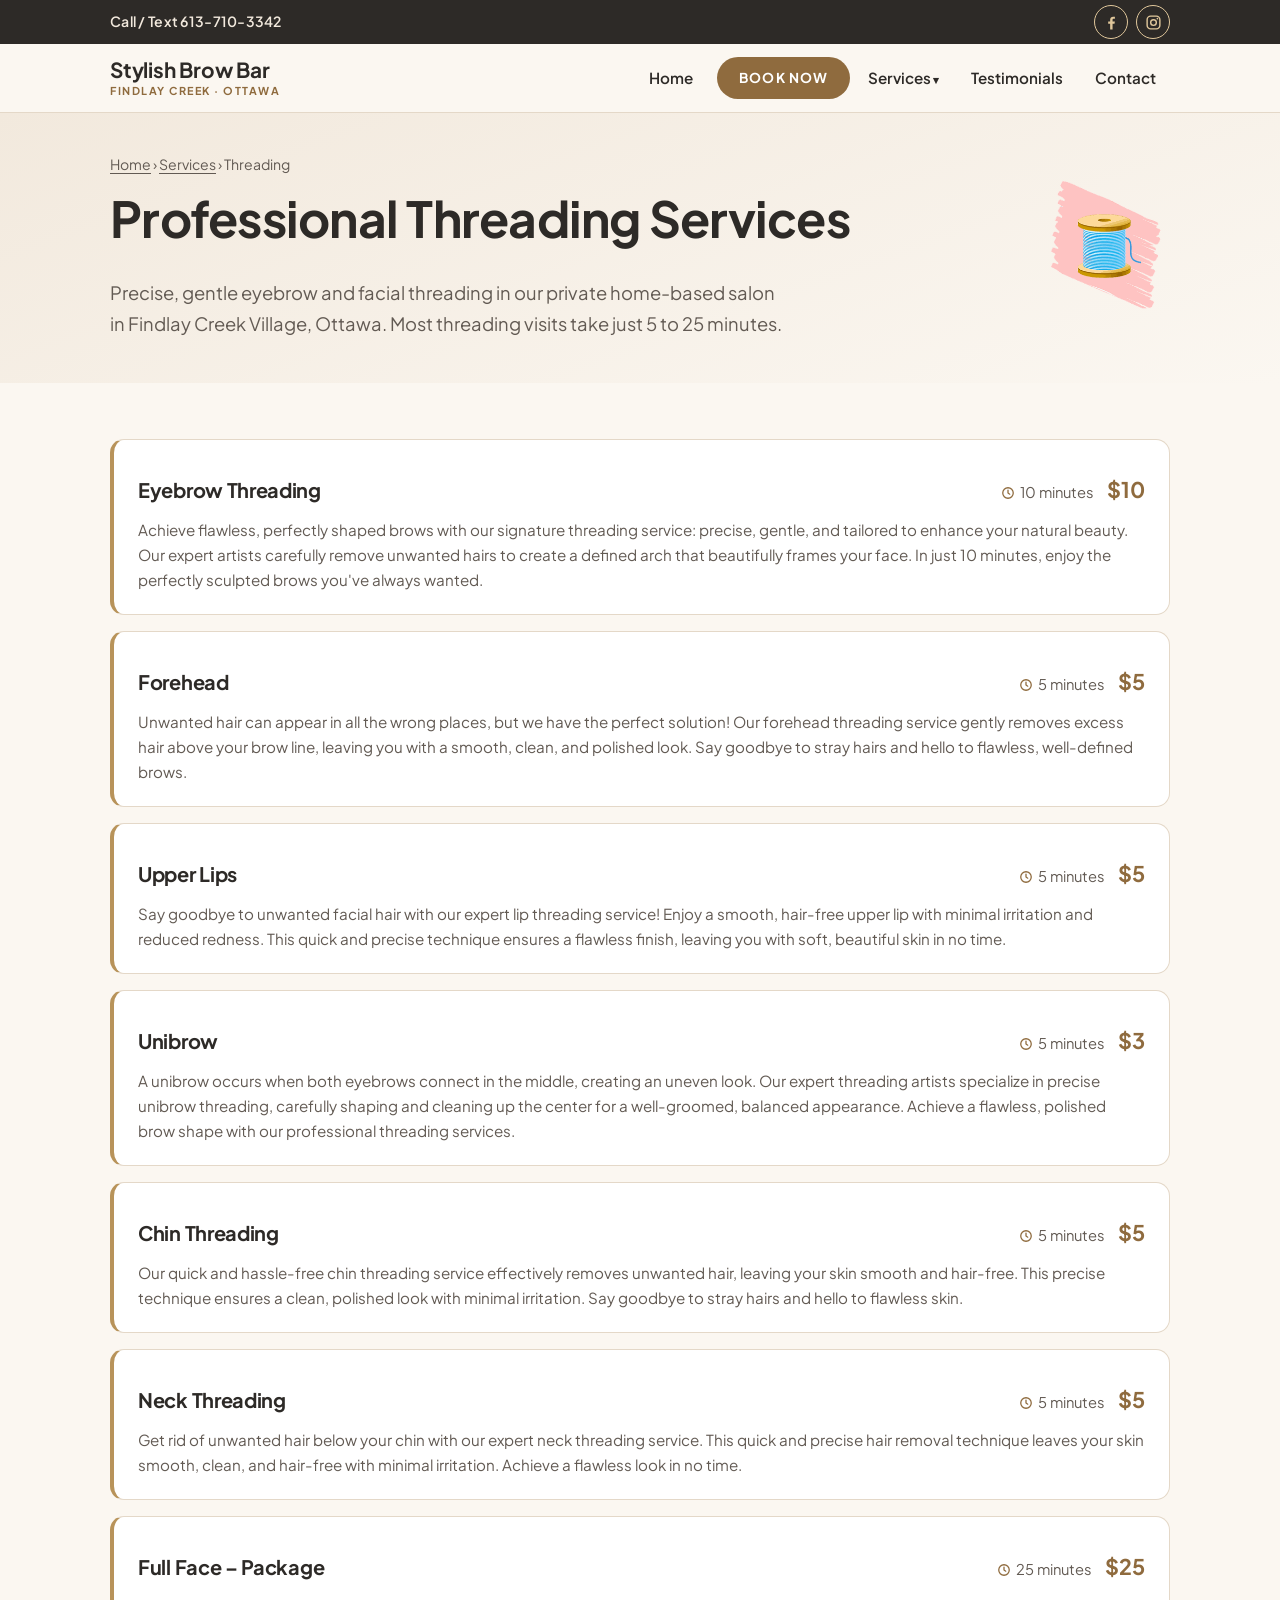
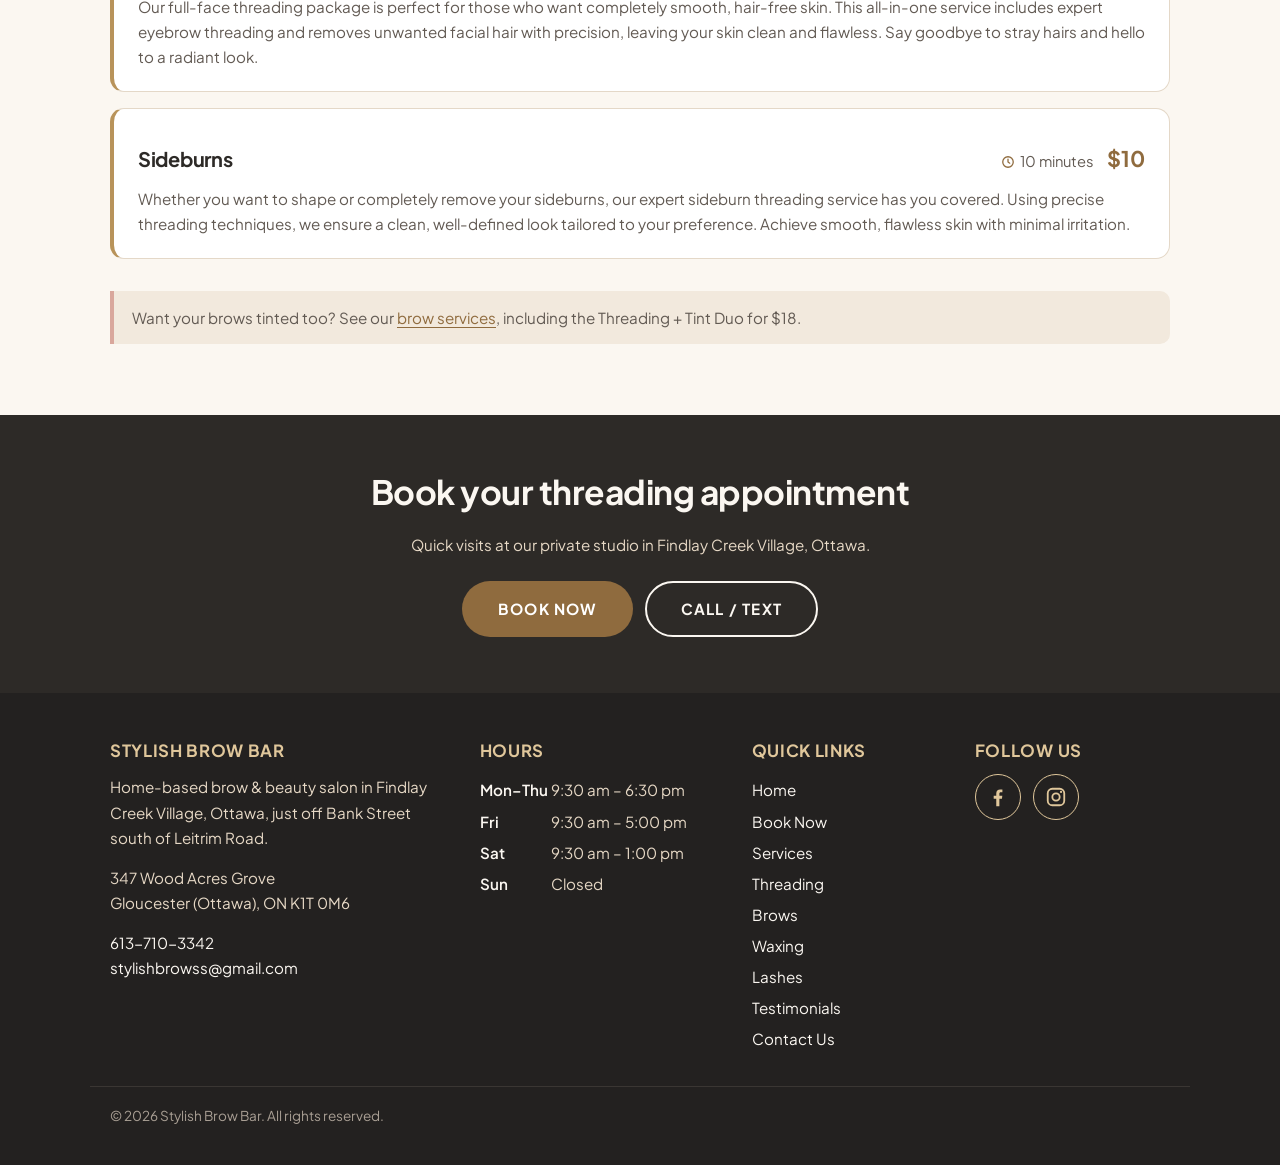
<file: services/threading.html>
<!DOCTYPE html>
<html lang="en-CA">
<head>
<meta charset="utf-8">
<meta name="viewport" content="width=device-width, initial-scale=1">
<!-- STAGING ONLY: remove the next line when you go live (see README.md) -->
<meta name="robots" content="noindex">
<title>Eyebrow &amp; Facial Threading in Findlay Creek, Ottawa | Stylish Brow Bar</title>
<meta name="description" content="Eyebrow, upper lip, chin, forehead, neck, sideburns and full face threading in Findlay Creek, Ottawa. Eyebrow threading $10 in 10 minutes. Book online.">
<link rel="canonical" href="https://www.stylishbrowbar.ca/services/threading">
<meta property="og:type" content="website">
<meta property="og:title" content="Eyebrow &amp; Facial Threading in Findlay Creek, Ottawa | Stylish Brow Bar">
<meta property="og:description" content="Precise, gentle threading at a private home-based salon in Findlay Creek Village, Ottawa.">
<meta property="og:url" content="https://www.stylishbrowbar.ca/services/threading">
<meta name="theme-color" content="#FBF7F1">
<link rel="stylesheet" href="../styles.css">
<script type="application/ld+json">
{
  "@context": "https://schema.org",
  "@type": "BeautySalon",
  "@id": "https://www.stylishbrowbar.ca/#business",
  "name": "Stylish Brow Bar",
  "url": "https://www.stylishbrowbar.ca/",
  "telephone": "+1-613-710-3342",
  "address": {
    "@type": "PostalAddress",
    "streetAddress": "347 Wood Acres Grove",
    "addressLocality": "Ottawa",
    "addressRegion": "ON",
    "postalCode": "K1T 0M6",
    "addressCountry": "CA"
  }
}
</script>
</head>
<body>
<a class="skip-link" href="#main">Skip to content</a>
<div class="topbar">
  <div class="container topbar-inner">
    <a class="topbar-phone" href="tel:+16137103342">Call / Text 613-710-3342</a>
    <div class="social">
      <a href="https://www.facebook.com/stylishbrowbar" aria-label="Stylish Brow Bar on Facebook" target="_blank" rel="noopener"><svg viewBox="0 0 24 24" fill="currentColor" aria-hidden="true"><path d="M13.5 22v-8.2h2.8l.4-3.3h-3.2V8.4c0-.9.3-1.6 1.6-1.6h1.7V3.9c-.3 0-1.3-.1-2.5-.1-2.5 0-4.2 1.5-4.2 4.3v2.4H7.3v3.3h2.8V22h3.4z"/></svg></a>
      <a href="https://www.instagram.com/stylishbrowbar/" aria-label="Stylish Brow Bar on Instagram" target="_blank" rel="noopener"><svg viewBox="0 0 24 24" fill="none" stroke="currentColor" stroke-width="2" aria-hidden="true"><rect x="3" y="3" width="18" height="18" rx="5"/><circle cx="12" cy="12" r="4"/><circle cx="17.5" cy="6.5" r="1.2" fill="currentColor" stroke="none"/></svg></a>
    </div>
  </div>
</div>
<header class="site-header">
  <div class="container header-inner">
    <a class="brand" href="../">Stylish Brow Bar<span>Findlay Creek · Ottawa</span></a>
    <input type="checkbox" id="nav-toggle" class="nav-toggle" aria-label="Open or close the menu">
    <label for="nav-toggle" class="nav-toggle-label"><span></span></label>
    <nav class="site-nav" aria-label="Main navigation">
      <ul>
        <li><a href="../">Home</a></li>
        <li><a class="nav-cta" href="../book">Book Now</a></li>
        <li class="has-sub"><a href="../services">Services</a>
          <ul class="sub">
            <li><a href="../services/threading" aria-current="page">Threading</a></li>
            <li><a href="../services/brows">Brows</a></li>
            <li><a href="../services/waxing">Waxing</a></li>
            <li><a href="../services/lashes">Lashes</a></li>
          </ul>
        </li>
        <li><a href="../reviews">Testimonials</a></li>
        <li><a href="../contact">Contact</a></li>
      </ul>
    </nav>
  </div>
</header>

<main id="main">

  <section class="page-hero has-icon">
    <div class="container">
      <nav class="breadcrumb" aria-label="Breadcrumb"><a href="../">Home</a> › <a href="../services">Services</a> › Threading</nav>
      <h1>Professional Threading Services</h1>
      <p class="lead">Precise, gentle eyebrow and facial threading in our private home-based salon in Findlay Creek Village, Ottawa. Most threading visits take just 5 to 25 minutes.</p>
      <img class="hero-icon" src="../images/service-threading.png" alt="" width="256" height="256" decoding="async">
    </div>
  </section>

  <section class="section">
    <div class="container">
      <!--
        EDIT PRICES / TIMES: change the text inside <span class="time"> and <span class="price">.
        To add a service, copy one whole <article class="service"> block.
      -->
      <div class="service-list">

        <article class="service">
          <div class="service-head">
            <h3>Eyebrow Threading</h3>
            <p class="service-meta"><span class="time">10 minutes</span><span class="price">$10</span></p>
          </div>
          <p>Achieve flawless, perfectly shaped brows with our signature threading service: precise, gentle, and tailored to enhance your natural beauty. Our expert artists carefully remove unwanted hairs to create a defined arch that beautifully frames your face. In just 10 minutes, enjoy the perfectly sculpted brows you've always wanted.</p>
        </article>

        <article class="service">
          <div class="service-head">
            <h3>Forehead</h3>
            <p class="service-meta"><span class="time">5 minutes</span><span class="price">$5</span></p>
          </div>
          <p>Unwanted hair can appear in all the wrong places, but we have the perfect solution! Our forehead threading service gently removes excess hair above your brow line, leaving you with a smooth, clean, and polished look. Say goodbye to stray hairs and hello to flawless, well-defined brows.</p>
        </article>

        <article class="service">
          <div class="service-head">
            <h3>Upper Lips</h3>
            <p class="service-meta"><span class="time">5 minutes</span><span class="price">$5</span></p>
          </div>
          <p>Say goodbye to unwanted facial hair with our expert lip threading service! Enjoy a smooth, hair-free upper lip with minimal irritation and reduced redness. This quick and precise technique ensures a flawless finish, leaving you with soft, beautiful skin in no time.</p>
        </article>

        <article class="service">
          <div class="service-head">
            <h3>Unibrow</h3>
            <p class="service-meta"><span class="time">5 minutes</span><span class="price">$3</span></p>
          </div>
          <p>A unibrow occurs when both eyebrows connect in the middle, creating an uneven look. Our expert threading artists specialize in precise unibrow threading, carefully shaping and cleaning up the center for a well-groomed, balanced appearance. Achieve a flawless, polished brow shape with our professional threading services.</p>
        </article>

        <article class="service">
          <div class="service-head">
            <h3>Chin Threading</h3>
            <p class="service-meta"><span class="time">5 minutes</span><span class="price">$5</span></p>
          </div>
          <p>Our quick and hassle-free chin threading service effectively removes unwanted hair, leaving your skin smooth and hair-free. This precise technique ensures a clean, polished look with minimal irritation. Say goodbye to stray hairs and hello to flawless skin.</p>
        </article>

        <article class="service">
          <div class="service-head">
            <h3>Neck Threading</h3>
            <p class="service-meta"><span class="time">5 minutes</span><span class="price">$5</span></p>
          </div>
          <p>Get rid of unwanted hair below your chin with our expert neck threading service. This quick and precise hair removal technique leaves your skin smooth, clean, and hair-free with minimal irritation. Achieve a flawless look in no time.</p>
        </article>

        <article class="service">
          <div class="service-head">
            <h3>Full Face – Package</h3>
            <p class="service-meta"><span class="time">25 minutes</span><span class="price">$25</span></p>
          </div>
          <p>Our full-face threading package is perfect for those who want completely smooth, hair-free skin. This all-in-one service includes expert eyebrow threading and removes unwanted facial hair with precision, leaving your skin clean and flawless. Say goodbye to stray hairs and hello to a radiant look.</p>
        </article>

        <article class="service">
          <div class="service-head">
            <h3>Sideburns</h3>
            <p class="service-meta"><span class="time">10 minutes</span><span class="price">$10</span></p>
          </div>
          <p>Whether you want to shape or completely remove your sideburns, our expert sideburn threading service has you covered. Using precise threading techniques, we ensure a clean, well-defined look tailored to your preference. Achieve smooth, flawless skin with minimal irritation.</p>
        </article>

      </div>

      <p class="note" style="margin-top:2rem">Want your brows tinted too? See our <a href="../services/brows">brow services</a>, including the Threading + Tint Duo for $18.</p>
    </div>
  </section>

  <section class="cta-band">
    <div class="container">
      <h2>Book your threading appointment</h2>
      <p>Quick visits at our private studio in Findlay Creek Village, Ottawa.</p>
      <div class="btn-row">
        <a class="btn btn-primary btn-large" href="https://stylishbrows.as.me/schedule.php" target="_blank" rel="noopener">Book Now</a>
        <a class="btn btn-outline-light btn-large" href="tel:+16137103342">Call / Text</a>
      </div>
    </div>
  </section>

</main>

<footer class="site-footer">
  <div class="container footer-grid">
    <div>
      <h2>Stylish Brow Bar</h2>
      <p>Home-based brow &amp; beauty salon in Findlay Creek Village, Ottawa, just off Bank Street south of Leitrim Road.</p>
      <p>347 Wood Acres Grove<br>Gloucester (Ottawa), ON K1T 0M6</p>
      <p><a href="tel:+16137103342">613-710-3342</a><br><a href="mailto:stylishbrowss@gmail.com">stylishbrowss@gmail.com</a></p>
    </div>
    <div>
      <h2>Hours</h2>
      <ul class="hours-list">
        <li><span>Mon–Thu</span> 9:30 am – 6:30 pm</li>
        <li><span>Fri</span> 9:30 am – 5:00 pm</li>
        <li><span>Sat</span> 9:30 am – 1:00 pm</li>
        <li><span>Sun</span> Closed</li>
      </ul>
    </div>
    <div>
      <h2>Quick links</h2>
      <ul class="footer-links">
        <li><a href="../">Home</a></li>
        <li><a href="../book">Book Now</a></li>
        <li><a href="../services">Services</a></li>
        <li><a href="../services/threading">Threading</a></li>
        <li><a href="../services/brows">Brows</a></li>
        <li><a href="../services/waxing">Waxing</a></li>
        <li><a href="../services/lashes">Lashes</a></li>
        <li><a href="../reviews">Testimonials</a></li>
        <li><a href="../contact">Contact Us</a></li>
      </ul>
    </div>
    <div>
      <h2>Follow us</h2>
      <div class="social">
        <a href="https://www.facebook.com/stylishbrowbar" aria-label="Stylish Brow Bar on Facebook" target="_blank" rel="noopener"><svg viewBox="0 0 24 24" fill="currentColor" aria-hidden="true"><path d="M13.5 22v-8.2h2.8l.4-3.3h-3.2V8.4c0-.9.3-1.6 1.6-1.6h1.7V3.9c-.3 0-1.3-.1-2.5-.1-2.5 0-4.2 1.5-4.2 4.3v2.4H7.3v3.3h2.8V22h3.4z"/></svg></a>
        <a href="https://www.instagram.com/stylishbrowbar/" aria-label="Stylish Brow Bar on Instagram" target="_blank" rel="noopener"><svg viewBox="0 0 24 24" fill="none" stroke="currentColor" stroke-width="2" aria-hidden="true"><rect x="3" y="3" width="18" height="18" rx="5"/><circle cx="12" cy="12" r="4"/><circle cx="17.5" cy="6.5" r="1.2" fill="currentColor" stroke="none"/></svg></a>
      </div>
    </div>
  </div>
  <div class="container footer-bottom">
    <p>&copy; 2026 Stylish Brow Bar. All rights reserved.</p>
  </div>
</footer>

<div class="mobile-bar">
  <a class="btn btn-primary" href="https://stylishbrows.as.me/schedule.php" target="_blank" rel="noopener">Book Now</a>
  <a class="btn btn-outline" href="tel:+16137103342">Call / Text</a>
</div>
</body>
</html>
</file>
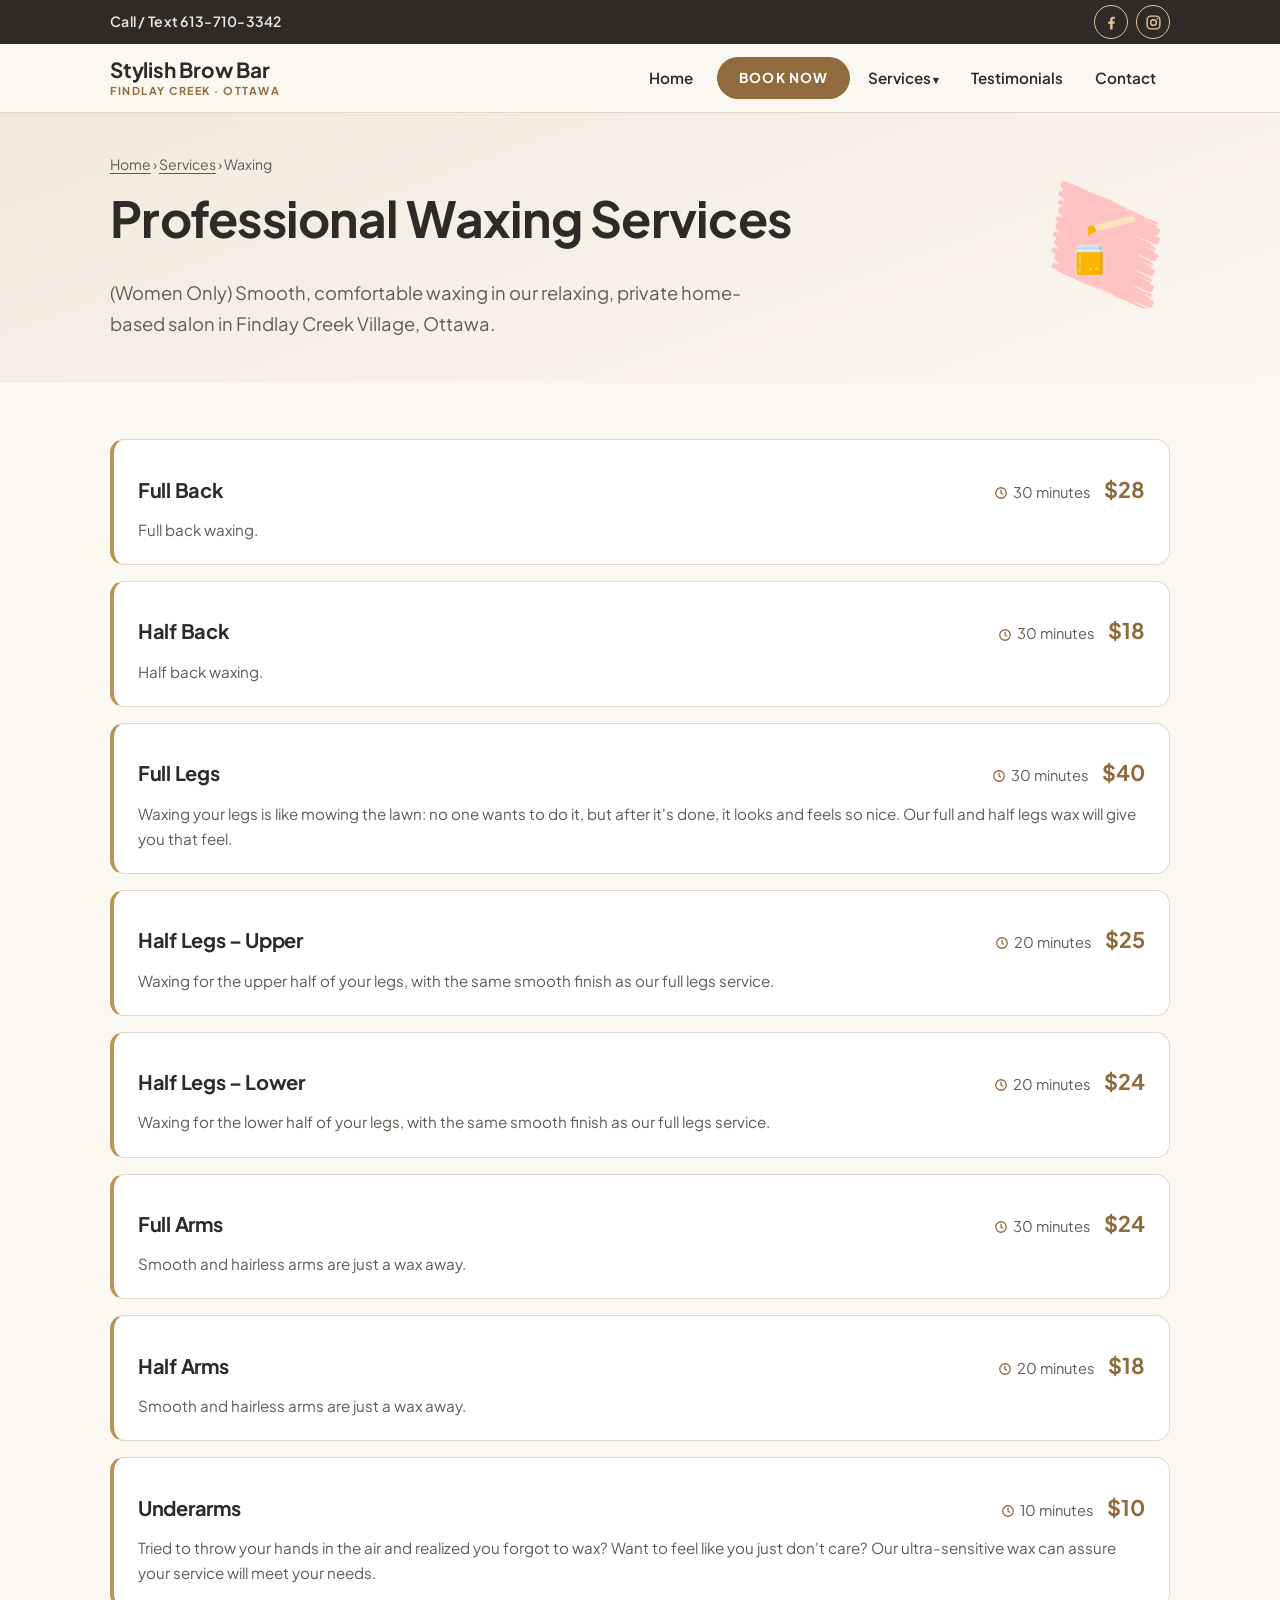
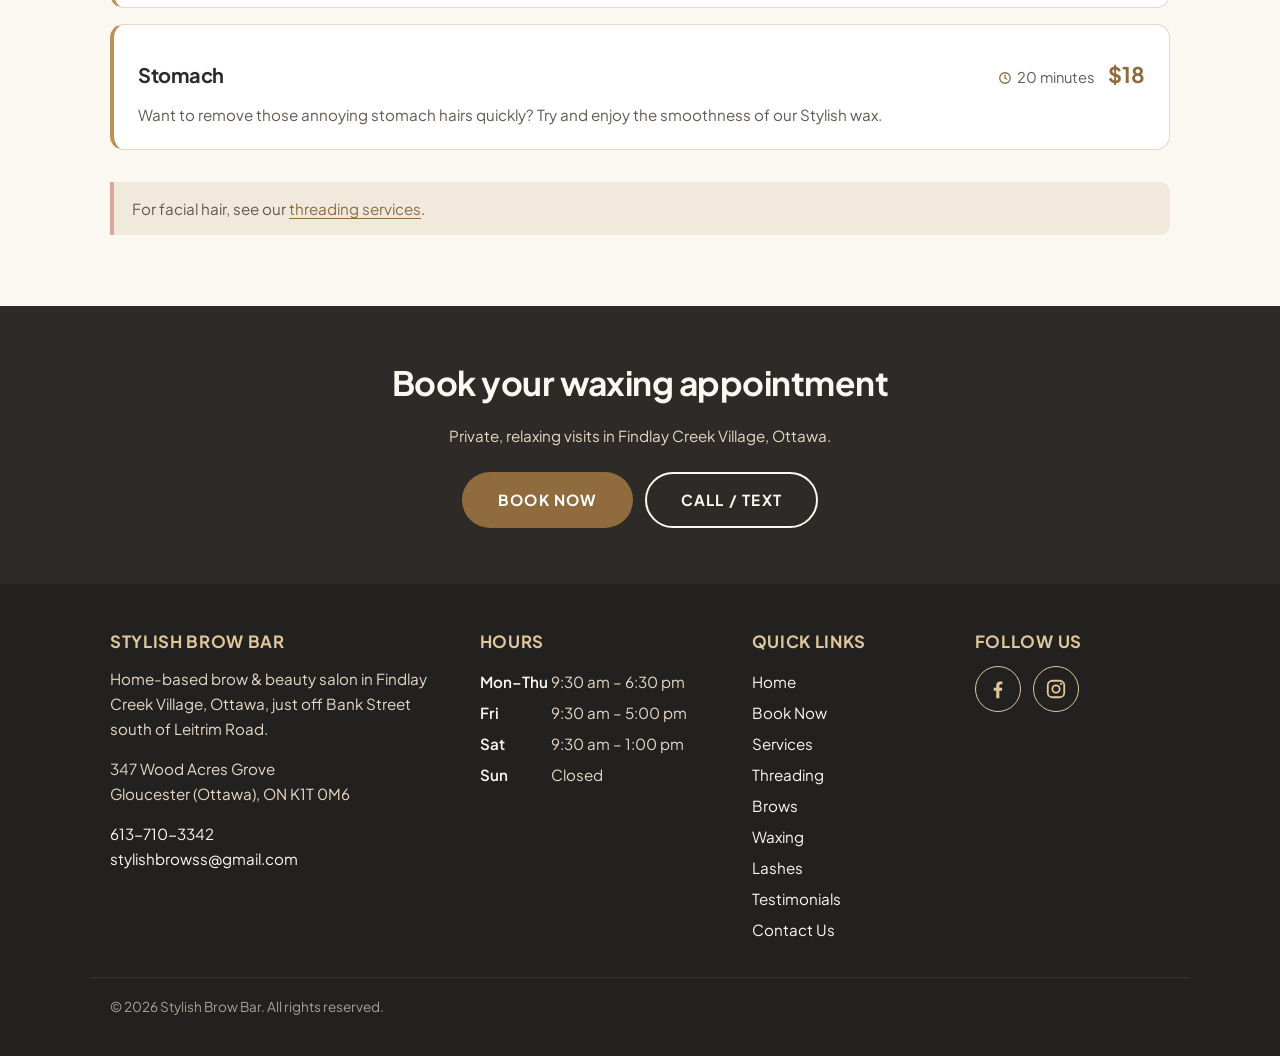
<file: services/waxing.html>
<!DOCTYPE html>
<html lang="en-CA">
<head>
<meta charset="utf-8">
<meta name="viewport" content="width=device-width, initial-scale=1">
<!-- STAGING ONLY: remove the next line when you go live (see README.md) -->
<meta name="robots" content="noindex">
<title>Women's Waxing in Findlay Creek, Ottawa | Stylish Brow Bar</title>
<meta name="description" content="Women-only waxing in Findlay Creek, Ottawa: legs, arms, back, underarms and stomach. Underarms $10, full legs $40. Book online at Stylish Brow Bar.">
<link rel="canonical" href="https://www.stylishbrowbar.ca/services/waxing">
<meta property="og:type" content="website">
<meta property="og:title" content="Women's Waxing in Findlay Creek, Ottawa | Stylish Brow Bar">
<meta property="og:description" content="Women-only waxing at a private home-based salon in Findlay Creek Village, Ottawa.">
<meta property="og:url" content="https://www.stylishbrowbar.ca/services/waxing">
<meta name="theme-color" content="#FBF7F1">
<link rel="stylesheet" href="../styles.css">
<script type="application/ld+json">
{
  "@context": "https://schema.org",
  "@type": "BeautySalon",
  "@id": "https://www.stylishbrowbar.ca/#business",
  "name": "Stylish Brow Bar",
  "url": "https://www.stylishbrowbar.ca/",
  "telephone": "+1-613-710-3342",
  "address": {
    "@type": "PostalAddress",
    "streetAddress": "347 Wood Acres Grove",
    "addressLocality": "Ottawa",
    "addressRegion": "ON",
    "postalCode": "K1T 0M6",
    "addressCountry": "CA"
  }
}
</script>
</head>
<body>
<a class="skip-link" href="#main">Skip to content</a>
<div class="topbar">
  <div class="container topbar-inner">
    <a class="topbar-phone" href="tel:+16137103342">Call / Text 613-710-3342</a>
    <div class="social">
      <a href="https://www.facebook.com/stylishbrowbar" aria-label="Stylish Brow Bar on Facebook" target="_blank" rel="noopener"><svg viewBox="0 0 24 24" fill="currentColor" aria-hidden="true"><path d="M13.5 22v-8.2h2.8l.4-3.3h-3.2V8.4c0-.9.3-1.6 1.6-1.6h1.7V3.9c-.3 0-1.3-.1-2.5-.1-2.5 0-4.2 1.5-4.2 4.3v2.4H7.3v3.3h2.8V22h3.4z"/></svg></a>
      <a href="https://www.instagram.com/stylishbrowbar/" aria-label="Stylish Brow Bar on Instagram" target="_blank" rel="noopener"><svg viewBox="0 0 24 24" fill="none" stroke="currentColor" stroke-width="2" aria-hidden="true"><rect x="3" y="3" width="18" height="18" rx="5"/><circle cx="12" cy="12" r="4"/><circle cx="17.5" cy="6.5" r="1.2" fill="currentColor" stroke="none"/></svg></a>
    </div>
  </div>
</div>
<header class="site-header">
  <div class="container header-inner">
    <a class="brand" href="../">Stylish Brow Bar<span>Findlay Creek · Ottawa</span></a>
    <input type="checkbox" id="nav-toggle" class="nav-toggle" aria-label="Open or close the menu">
    <label for="nav-toggle" class="nav-toggle-label"><span></span></label>
    <nav class="site-nav" aria-label="Main navigation">
      <ul>
        <li><a href="../">Home</a></li>
        <li><a class="nav-cta" href="../book">Book Now</a></li>
        <li class="has-sub"><a href="../services">Services</a>
          <ul class="sub">
            <li><a href="../services/threading">Threading</a></li>
            <li><a href="../services/brows">Brows</a></li>
            <li><a href="../services/waxing" aria-current="page">Waxing</a></li>
            <li><a href="../services/lashes">Lashes</a></li>
          </ul>
        </li>
        <li><a href="../reviews">Testimonials</a></li>
        <li><a href="../contact">Contact</a></li>
      </ul>
    </nav>
  </div>
</header>

<main id="main">

  <section class="page-hero has-icon">
    <div class="container">
      <nav class="breadcrumb" aria-label="Breadcrumb"><a href="../">Home</a> › <a href="../services">Services</a> › Waxing</nav>
      <h1>Professional Waxing Services</h1>
      <p class="lead">(Women Only) Smooth, comfortable waxing in our relaxing, private home-based salon in Findlay Creek Village, Ottawa.</p>
      <img class="hero-icon" src="../images/service-waxing.png" alt="" width="256" height="256" decoding="async">
    </div>
  </section>

  <section class="section">
    <div class="container">
      <!--
        EDIT PRICES / TIMES: change the text inside <span class="time"> and <span class="price">.
        To add a service, copy one whole <article class="service"> block.
      -->
      <div class="service-list">

        <article class="service">
          <div class="service-head">
            <h3>Full Back</h3>
            <p class="service-meta"><span class="time">30 minutes</span><span class="price">$28</span></p>
          </div>
          <p>Full back waxing.</p>
        </article>

        <article class="service">
          <div class="service-head">
            <h3>Half Back</h3>
            <p class="service-meta"><span class="time">30 minutes</span><span class="price">$18</span></p>
          </div>
          <p>Half back waxing.</p>
        </article>

        <article class="service">
          <div class="service-head">
            <h3>Full Legs</h3>
            <p class="service-meta"><span class="time">30 minutes</span><span class="price">$40</span></p>
          </div>
          <p>Waxing your legs is like mowing the lawn: no one wants to do it, but after it's done, it looks and feels so nice. Our full and half legs wax will give you that feel.</p>
        </article>

        <article class="service">
          <div class="service-head">
            <h3>Half Legs – Upper</h3>
            <p class="service-meta"><span class="time">20 minutes</span><span class="price">$25</span></p>
          </div>
          <p>Waxing for the upper half of your legs, with the same smooth finish as our full legs service.</p>
        </article>

        <article class="service">
          <div class="service-head">
            <h3>Half Legs – Lower</h3>
            <p class="service-meta"><span class="time">20 minutes</span><span class="price">$24</span></p>
          </div>
          <p>Waxing for the lower half of your legs, with the same smooth finish as our full legs service.</p>
        </article>

        <article class="service">
          <div class="service-head">
            <h3>Full Arms</h3>
            <p class="service-meta"><span class="time">30 minutes</span><span class="price">$24</span></p>
          </div>
          <p>Smooth and hairless arms are just a wax away.</p>
        </article>

        <article class="service">
          <div class="service-head">
            <h3>Half Arms</h3>
            <p class="service-meta"><span class="time">20 minutes</span><span class="price">$18</span></p>
          </div>
          <p>Smooth and hairless arms are just a wax away.</p>
        </article>

        <article class="service">
          <div class="service-head">
            <h3>Underarms</h3>
            <p class="service-meta"><span class="time">10 minutes</span><span class="price">$10</span></p>
          </div>
          <p>Tried to throw your hands in the air and realized you forgot to wax? Want to feel like you just don't care? Our ultra-sensitive wax can assure your service will meet your needs.</p>
        </article>

        <article class="service">
          <div class="service-head">
            <h3>Stomach</h3>
            <p class="service-meta"><span class="time">20 minutes</span><span class="price">$18</span></p>
          </div>
          <p>Want to remove those annoying stomach hairs quickly? Try and enjoy the smoothness of our Stylish wax.</p>
        </article>

      </div>

      <p class="note" style="margin-top:2rem">For facial hair, see our <a href="../services/threading">threading services</a>.</p>
    </div>
  </section>

  <section class="cta-band">
    <div class="container">
      <h2>Book your waxing appointment</h2>
      <p>Private, relaxing visits in Findlay Creek Village, Ottawa.</p>
      <div class="btn-row">
        <a class="btn btn-primary btn-large" href="https://stylishbrows.as.me/schedule.php" target="_blank" rel="noopener">Book Now</a>
        <a class="btn btn-outline-light btn-large" href="tel:+16137103342">Call / Text</a>
      </div>
    </div>
  </section>

</main>

<footer class="site-footer">
  <div class="container footer-grid">
    <div>
      <h2>Stylish Brow Bar</h2>
      <p>Home-based brow &amp; beauty salon in Findlay Creek Village, Ottawa, just off Bank Street south of Leitrim Road.</p>
      <p>347 Wood Acres Grove<br>Gloucester (Ottawa), ON K1T 0M6</p>
      <p><a href="tel:+16137103342">613-710-3342</a><br><a href="mailto:stylishbrowss@gmail.com">stylishbrowss@gmail.com</a></p>
    </div>
    <div>
      <h2>Hours</h2>
      <ul class="hours-list">
        <li><span>Mon–Thu</span> 9:30 am – 6:30 pm</li>
        <li><span>Fri</span> 9:30 am – 5:00 pm</li>
        <li><span>Sat</span> 9:30 am – 1:00 pm</li>
        <li><span>Sun</span> Closed</li>
      </ul>
    </div>
    <div>
      <h2>Quick links</h2>
      <ul class="footer-links">
        <li><a href="../">Home</a></li>
        <li><a href="../book">Book Now</a></li>
        <li><a href="../services">Services</a></li>
        <li><a href="../services/threading">Threading</a></li>
        <li><a href="../services/brows">Brows</a></li>
        <li><a href="../services/waxing">Waxing</a></li>
        <li><a href="../services/lashes">Lashes</a></li>
        <li><a href="../reviews">Testimonials</a></li>
        <li><a href="../contact">Contact Us</a></li>
      </ul>
    </div>
    <div>
      <h2>Follow us</h2>
      <div class="social">
        <a href="https://www.facebook.com/stylishbrowbar" aria-label="Stylish Brow Bar on Facebook" target="_blank" rel="noopener"><svg viewBox="0 0 24 24" fill="currentColor" aria-hidden="true"><path d="M13.5 22v-8.2h2.8l.4-3.3h-3.2V8.4c0-.9.3-1.6 1.6-1.6h1.7V3.9c-.3 0-1.3-.1-2.5-.1-2.5 0-4.2 1.5-4.2 4.3v2.4H7.3v3.3h2.8V22h3.4z"/></svg></a>
        <a href="https://www.instagram.com/stylishbrowbar/" aria-label="Stylish Brow Bar on Instagram" target="_blank" rel="noopener"><svg viewBox="0 0 24 24" fill="none" stroke="currentColor" stroke-width="2" aria-hidden="true"><rect x="3" y="3" width="18" height="18" rx="5"/><circle cx="12" cy="12" r="4"/><circle cx="17.5" cy="6.5" r="1.2" fill="currentColor" stroke="none"/></svg></a>
      </div>
    </div>
  </div>
  <div class="container footer-bottom">
    <p>&copy; 2026 Stylish Brow Bar. All rights reserved.</p>
  </div>
</footer>

<div class="mobile-bar">
  <a class="btn btn-primary" href="https://stylishbrows.as.me/schedule.php" target="_blank" rel="noopener">Book Now</a>
  <a class="btn btn-outline" href="tel:+16137103342">Call / Text</a>
</div>
</body>
</html>
</file>
<file: styles.css>
@import url('https://fonts.googleapis.com/css2?family=Plus+Jakarta+Sans:wght@400;500;600;700&display=swap');

/* ==========================================================================
   Stylish Brow Bar – shared stylesheet
   Edit the colours / fonts in :root below to restyle the whole site.
   ========================================================================== */

:root {
  --cream: #FBF7F1;
  --beige: #F2E9DD;
  --sand: #E6D8C5;
  --white: #FFFFFF;
  --charcoal: #2D2A27;
  --muted: #625A53;
  --gold: #B8935A;
  --gold-dark: #8F6B3E;      /* buttons + gold text on light backgrounds */
  --gold-light: #E0C79B;     /* gold text on dark backgrounds */
  --rose: #D9A79C;
  --rose-dark: #A5665B;
  --line: #E4D8C8;

  --font-body: "Plus Jakarta Sans", -apple-system, BlinkMacSystemFont, "Segoe UI", Roboto, "Helvetica Neue", Arial, sans-serif;
  --font-head: "Plus Jakarta Sans", -apple-system, BlinkMacSystemFont, "Segoe UI", Roboto, "Helvetica Neue", Arial, sans-serif;

  --radius: 14px;
  --shadow: 0 8px 24px rgba(45, 42, 39, 0.08);
  --max: 1100px;
  --header-h: 68px;
}

/* ---------- Base ---------- */
*, *::before, *::after { box-sizing: border-box; }
html { scroll-behavior: smooth; -webkit-text-size-adjust: 100%; }
body {
  margin: 0;
  background: var(--cream);
  color: var(--charcoal);
  font-family: var(--font-body);
  font-size: 0.95rem; /* lowered from 1.0625rem (17px -> 15.2px) */
  line-height: 1.65;
  padding-bottom: 76px; /* room for the mobile book bar */
}
img, svg, iframe { max-width: 100%; }
a { color: var(--gold-dark); text-underline-offset: 3px; }
a:hover { color: var(--rose-dark); }
:focus-visible { outline: 3px solid var(--gold); outline-offset: 3px; border-radius: 4px; }

h1, h2, h3 {
  font-family: var(--font-head);
  font-weight: 700;
  line-height: 1.2;
  letter-spacing: -0.015em;
  color: var(--charcoal);
  margin: 0 0 0.6em;
}
h1 { font-size: clamp(1.9rem, 5.5vw, 3.1rem); }
h2 { font-size: clamp(1.5rem, 4vw, 2.1rem); }
h3 { font-size: 1.25rem; }
p { margin: 0 0 1em; }
ul { padding-left: 1.2em; }

.container { width: 100%; max-width: var(--max); margin: 0 auto; padding: 0 20px; }

.skip-link {
  position: absolute; left: -9999px; top: 0;
  background: var(--charcoal); color: var(--white);
  padding: 10px 16px; z-index: 200;
}
.skip-link:focus { left: 10px; top: 10px; }

/* ---------- Buttons ---------- */
.btn {
  display: inline-flex; align-items: center; justify-content: center;
  min-height: 48px; padding: 12px 26px;
  border-radius: 999px; border: 2px solid transparent;
  font: 700 0.875rem/1.2 var(--font-body);
  letter-spacing: 0.08em;
  text-transform: uppercase;
  text-decoration: none; cursor: pointer;
  transition: background 0.2s, color 0.2s, border-color 0.2s, transform 0.2s;
}
.btn:hover { transform: translateY(-1px); }
.btn-primary { background: var(--gold-dark); color: var(--white); }
.btn-primary:hover { background: #765632; color: var(--white); }
.btn-outline { background: transparent; color: var(--charcoal); border-color: var(--charcoal); }
.btn-outline:hover { background: var(--charcoal); color: var(--cream); }
.btn-light { background: var(--cream); color: var(--charcoal); }
.btn-light:hover { background: var(--white); color: var(--charcoal); }
.btn-outline-light { background: transparent; color: var(--cream); border-color: var(--cream); }
.btn-outline-light:hover { background: var(--cream); color: var(--charcoal); }
.btn-row { display: flex; flex-wrap: wrap; gap: 12px; margin-top: 1.5rem; }
.btn-large { min-height: 56px; padding: 14px 34px; font-size: 0.95rem; }

/* ---------- Header + navigation (CSS-only mobile menu) ---------- */
.site-header {
  position: sticky; top: 0; z-index: 100;
  background: rgba(251, 247, 241, 0.97);
  border-bottom: 1px solid var(--line);
}
.header-inner {
  display: flex; align-items: center; justify-content: space-between;
  min-height: var(--header-h);
}
.brand {
  display: flex; flex-direction: column;
  font-family: var(--font-head); font-size: 1.3rem; font-weight: 700;
  letter-spacing: -0.01em;
  color: var(--charcoal); text-decoration: none; line-height: 1.1;
}
.brand span {
  font-family: var(--font-body); font-size: 0.68rem; font-weight: 700;
  letter-spacing: 0.14em; text-transform: uppercase; color: var(--gold-dark); margin-top: 3px;
}
.nav-toggle { position: absolute; opacity: 0; width: 1px; height: 1px; }
.nav-toggle-label {
  display: flex; align-items: center; justify-content: center;
  width: 48px; height: 48px; cursor: pointer; border-radius: 10px;
}
.nav-toggle:focus-visible + .nav-toggle-label { outline: 3px solid var(--gold); }
.nav-toggle-label span,
.nav-toggle-label span::before,
.nav-toggle-label span::after {
  display: block; width: 24px; height: 2px; background: var(--charcoal);
  border-radius: 2px; content: ""; position: relative; transition: transform 0.2s, background 0.2s;
}
.nav-toggle-label span::before { position: absolute; top: -7px; }
.nav-toggle-label span::after { position: absolute; top: 7px; }
.nav-toggle:checked + .nav-toggle-label span { background: transparent; }
.nav-toggle:checked + .nav-toggle-label span::before { transform: translateY(7px) rotate(45deg); }
.nav-toggle:checked + .nav-toggle-label span::after { transform: translateY(-7px) rotate(-45deg); }

.site-nav {
  display: none;
  position: absolute; left: 0; right: 0; top: 100%;
  background: var(--cream); border-bottom: 1px solid var(--line);
  box-shadow: var(--shadow);
}
.nav-toggle:checked ~ .site-nav { display: block; }
.site-nav ul { list-style: none; margin: 0; padding: 8px 20px 16px; }
.site-nav li a {
  display: block; padding: 12px 4px; color: var(--charcoal);
  font-weight: 600; text-decoration: none; border-bottom: 1px solid var(--line);
}
.site-nav li a:hover, .site-nav a[aria-current="page"] { color: var(--gold-dark); }
.site-nav .sub { padding: 0 0 0 16px; }
.site-nav .sub a { font-weight: 500; border-bottom: 0; padding: 9px 4px; }
.site-nav .nav-cta {
  margin: 12px 0 4px; text-align: center; background: var(--gold-dark);
  color: var(--white); border-radius: 999px; border-bottom: 0;
  font-size: 0.85rem; font-weight: 700; letter-spacing: 0.08em; text-transform: uppercase;
}
.site-nav .nav-cta:hover { background: #765632; color: var(--white); }

@media (min-width: 880px) {
  .nav-toggle-label { display: none; }
  .site-nav { display: block; position: static; background: none; border: 0; box-shadow: none; }
  .site-nav ul { display: flex; align-items: center; gap: 4px; padding: 0; }
  .site-nav li { position: relative; }
  .site-nav li a { border: 0; padding: 10px 14px; font-size: 0.95rem; }
  .site-nav .nav-cta { margin: 0 0 0 6px; padding: 10px 22px; }
  .site-nav .has-sub > a::after { content: " \25BE"; font-size: 0.75em; }
  .site-nav .sub {
    display: none; position: absolute; top: 100%; left: 0; min-width: 190px;
    flex-direction: column; align-items: stretch; gap: 0; padding: 8px;
    background: var(--cream); border: 1px solid var(--line);
    border-radius: var(--radius); box-shadow: var(--shadow);
  }
  .site-nav .has-sub:hover > .sub,
  .site-nav .has-sub:focus-within > .sub { display: flex; }
  .site-nav .sub a { padding: 10px 14px; border-radius: 8px; }
  .site-nav .sub a:hover { background: var(--beige); }
}

/* ---------- Hero ---------- */
.hero {
  padding: 56px 0 64px;
  background:
    radial-gradient(circle at 85% 10%, rgba(217, 167, 156, 0.28), transparent 45%),
    radial-gradient(circle at 10% 90%, rgba(184, 147, 90, 0.18), transparent 45%),
    linear-gradient(160deg, var(--beige), var(--cream));
  text-align: center;
}
.hero .container { max-width: 820px; }
.eyebrow {
  display: inline-block; margin-bottom: 1rem;
  font-size: 0.75rem; font-weight: 700; letter-spacing: 0.16em;
  text-transform: uppercase; color: var(--gold-dark);
}
.hero-sub {
  font-family: var(--font-head);
  font-size: clamp(0.92rem, 2.2vw, 1.08rem);
  font-weight: 500;
  letter-spacing: 0.04em;
  color: var(--rose-dark);
  margin-bottom: 0.5rem;
}
.hero .btn-row { justify-content: center; }
.h1-sub { display: inline-block; margin-top: 0.3em; font-size: 0.40em; font-weight: 500; line-height: 1.3; color: var(--rose-dark); }
.page-hero { padding: 40px 0 44px; background: linear-gradient(160deg, var(--beige), var(--cream)); }
.page-hero p.lead { max-width: 680px; margin-bottom: 0; }
.breadcrumb { font-size: 0.88rem; color: var(--muted); margin-bottom: 0.8rem; }
.breadcrumb a { color: var(--muted); }
.breadcrumb a:hover { color: var(--gold-dark); }

/* ---------- Sections ---------- */
.section { padding: 56px 0; }
.section-alt { background: var(--beige); }
.section-head { max-width: 680px; margin-bottom: 2rem; }
.section-head.center { margin-left: auto; margin-right: auto; text-align: center; }
.lead { font-size: 1.15rem; color: var(--muted); }
.divider { width: 56px; height: 3px; background: var(--gold); border: 0; margin: 0 0 1.2rem; border-radius: 2px; }
.center .divider { margin-left: auto; margin-right: auto; }

.split { display: grid; gap: 32px; }
@media (min-width: 880px) { .split { grid-template-columns: 1.4fr 1fr; align-items: start; } }

/* ---------- Cards ---------- */
.cards { display: grid; gap: 20px; grid-template-columns: 1fr; }
@media (min-width: 640px) { .cards { grid-template-columns: repeat(2, 1fr); } }
@media (min-width: 1000px) { .cards.cols-4 { grid-template-columns: repeat(4, 1fr); } }
.card, .info-card {
  background: var(--white); border: 1px solid var(--line);
  border-radius: var(--radius); padding: 26px; box-shadow: var(--shadow);
}
.card h3 { margin-bottom: 0.4em; }
.card p { color: var(--muted); font-size: 0.9rem; /* ~14.4px (down from 17px) */ line-height: 1.55; }
.card .from { font-weight: 700; color: var(--gold-dark); margin-bottom: 0.4rem; }
.card-link { font-weight: 600; text-decoration: none; }
.card-link:hover { text-decoration: underline; }
.info-card h2, .info-card h3 { margin-bottom: 0.5em; }
.info-card p:last-child { margin-bottom: 0; }

/* ---------- Service menus ---------- */
.service-list { display: grid; gap: 16px; }
.service {
  background: var(--white); border: 1px solid var(--line);
  border-left: 4px solid var(--gold); border-radius: var(--radius); padding: 22px 24px;
}
.service-head { display: flex; flex-wrap: wrap; justify-content: space-between; align-items: baseline; gap: 6px 16px; }
.service h3 { margin: 0; }
.service-meta { margin: 0; display: flex; gap: 14px; align-items: baseline; }
.service-meta .time { color: var(--muted); font-size: 0.92rem; }
.service-meta .price { font-family: var(--font-head); font-size: 1.35rem; font-weight: 700; color: var(--gold-dark); }
.service p { margin: 0.6rem 0 0; color: var(--muted); }

.price-list { list-style: none; margin: 0; padding: 0; }
.price-list li {
  display: flex; justify-content: space-between; gap: 16px;
  padding: 12px 0; border-bottom: 1px dashed var(--sand);
}
.price-list li:last-child { border-bottom: 0; }
.price-list .price { font-weight: 700; color: var(--gold-dark); white-space: nowrap; }
.price-list small { display: block; color: var(--muted); font-size: 0.85rem; }

.note {
  background: var(--beige); border-left: 4px solid var(--rose);
  padding: 14px 18px; border-radius: 0 10px 10px 0; color: var(--muted);
}

/* ---------- Steps / booking ---------- */
.steps { counter-reset: step; list-style: none; padding: 0; margin: 0 0 1.5rem; display: grid; gap: 14px; }
.steps li {
  counter-increment: step; position: relative; padding-left: 56px; min-height: 40px;
}
.steps li::before {
  content: counter(step); position: absolute; left: 0; top: 0;
  width: 40px; height: 40px; border-radius: 50%;
  background: var(--gold-dark); color: var(--white);
  display: flex; align-items: center; justify-content: center; font-weight: 700;
}
.booking-box {
  background: var(--white); border: 2px dashed var(--gold);
  border-radius: var(--radius); padding: 20px; text-align: center;
}
.booking-box iframe { width: 100%; min-height: 800px; border: 0; }

/* ---------- Reviews ---------- */
.review-grid { display: grid; gap: 20px; }
@media (min-width: 760px) { .review-grid { grid-template-columns: repeat(3, 1fr); } }
.review {
  background: var(--white); border: 1px solid var(--line);
  border-radius: var(--radius); padding: 26px; box-shadow: var(--shadow); margin: 0;
}
.stars { color: var(--gold); font-size: 1.25rem; letter-spacing: 3px; margin-bottom: 0.6rem; }
.review blockquote { margin: 0 0 1rem; font-family: var(--font-head); font-size: 1.0625rem; line-height: 1.6; }
.review figcaption { font-size: 0.92rem; color: var(--muted); }
.review figcaption strong { color: var(--charcoal); }
.google-reviews-widget { margin-bottom: 2rem; }
.google-reviews-widget:empty { display: none; }
.rating-summary { display: flex; align-items: center; gap: 14px; flex-wrap: wrap; margin-bottom: 2rem; }
.rating-summary .big { font-family: var(--font-head); font-size: 3rem; font-weight: 700; line-height: 1; }

/* ---------- Contact ---------- */
.hours-table { width: 100%; border-collapse: collapse; }
.hours-table th, .hours-table td { text-align: left; padding: 9px 0; border-bottom: 1px solid var(--line); font-weight: 400; }
.hours-table th { font-weight: 600; }
.hours-table tr:last-child th, .hours-table tr:last-child td { border-bottom: 0; }
.contact-line { font-size: 1.15rem; margin-bottom: 0.4rem; }
.contact-line a { font-weight: 600; }
.map-wrap { position: relative; border-radius: var(--radius); overflow: hidden; border: 1px solid var(--line); aspect-ratio: 16 / 10; background: var(--sand); }
.map-wrap iframe { position: absolute; inset: 0; width: 100%; height: 100%; border: 0; }
.small { font-size: 0.85rem; color: var(--muted); }

/* ---------- CTA band ---------- */
.cta-band { background: var(--charcoal); color: var(--cream); text-align: center; padding: 56px 0; }
.cta-band h2 { color: var(--cream); }
.cta-band p { color: var(--sand); max-width: 560px; margin-left: auto; margin-right: auto; }
.cta-band .btn-row { justify-content: center; }

/* ---------- Footer ---------- */
.site-footer { background: #232120; color: var(--sand); padding: 48px 0 24px; font-size: 0.95rem; }
.site-footer h2 { font-size: 1.05rem; letter-spacing: 0.04em; text-transform: uppercase; color: var(--gold-light); margin-bottom: 0.8em; }
.site-footer a { color: var(--cream); text-decoration: none; }
.site-footer a:hover { color: var(--gold-light); text-decoration: underline; }
.footer-grid { display: grid; gap: 28px; grid-template-columns: 1fr; }
@media (min-width: 640px) { .footer-grid { grid-template-columns: repeat(2, 1fr); } }
@media (min-width: 980px) { .footer-grid { grid-template-columns: 1.4fr 1fr 0.8fr 0.8fr; } }
.hours-list, .footer-links { list-style: none; margin: 0; padding: 0; }
.hours-list li, .footer-links li { padding: 3px 0; }
.hours-list span { display: inline-block; min-width: 68px; color: var(--cream); font-weight: 600; }
.social { display: flex; gap: 12px; }
.social a {
  display: flex; align-items: center; justify-content: center;
  width: 46px; height: 46px; border-radius: 50%;
  border: 1px solid var(--gold-light); color: var(--gold-light);
}
.social a:hover { background: var(--gold-light); color: var(--charcoal); text-decoration: none; }
.social svg { width: 22px; height: 22px; }
.footer-bottom { margin-top: 32px; padding-top: 18px; border-top: 1px solid #3a3633; font-size: 0.85rem; color: #a99f94; }

/* ---------- Sticky mobile book bar ---------- */
.mobile-bar {
  position: fixed; left: 0; right: 0; bottom: 0; z-index: 90;
  display: flex; gap: 10px; padding: 10px 14px calc(10px + env(safe-area-inset-bottom));
  background: rgba(251, 247, 241, 0.98); border-top: 1px solid var(--line);
  box-shadow: 0 -4px 16px rgba(45, 42, 39, 0.08);
}
.mobile-bar .btn { flex: 1; min-height: 52px; }
@media (min-width: 880px) {
  .mobile-bar { display: none; }
  body { padding-bottom: 0; }
}

@media (prefers-reduced-motion: reduce) {
  html { scroll-behavior: auto; }
  .btn, .nav-toggle-label span, .nav-toggle-label span::before, .nav-toggle-label span::after { transition: none; }
}

/* ==========================================================================
   Additions (Nov 2026): service icons, clock icons, yellow parking note, top bar
   ========================================================================== */

/* ---------- Service icons ---------- */
.card-head { display: flex; align-items: center; gap: 14px; margin-bottom: 0.6rem; }
.card-head h3 { margin: 0; }
.card-icon { width: 72px; height: 72px; flex: none; }
.hero-icon { width: 132px; height: 132px; }
.page-hero.has-icon .container {
  display: grid; grid-template-columns: 1fr auto; column-gap: 24px; align-items: center;
}
.page-hero.has-icon .container > * { grid-column: 1; }
.page-hero.has-icon .container > .hero-icon { grid-column: 2; grid-row: 1 / span 4; }
@media (max-width: 559px) {
  .hero-icon { width: 72px; height: 72px; }
  .page-hero.has-icon .container { column-gap: 14px; }
}

/* ---------- Clock icon before every time ---------- */
.service-meta .time::before,
.price-list small::before {
  content: "";
  display: inline-block;
  width: 0.95em; height: 0.95em;
  margin-right: 0.35em;
  vertical-align: -0.14em;
  background-color: var(--gold-dark);
  -webkit-mask: url("data:image/svg+xml,%3Csvg xmlns='http://www.w3.org/2000/svg' viewBox='0 0 24 24' fill='none' stroke='black' stroke-width='2.2' stroke-linecap='round' stroke-linejoin='round'%3E%3Ccircle cx='12' cy='12' r='9'/%3E%3Cpath d='M12 7v5l3 2'/%3E%3C/svg%3E") no-repeat center / contain;
  mask: url("data:image/svg+xml,%3Csvg xmlns='http://www.w3.org/2000/svg' viewBox='0 0 24 24' fill='none' stroke='black' stroke-width='2.2' stroke-linecap='round' stroke-linejoin='round'%3E%3Ccircle cx='12' cy='12' r='9'/%3E%3Cpath d='M12 7v5l3 2'/%3E%3C/svg%3E") no-repeat center / contain;
}

/* ---------- Yellow parking disclaimer (Contact page) ---------- */
.disclaimer {
  background: #FFF3A6; color: var(--charcoal);
  border-left: 4px solid #E6C628; border-radius: 0 10px 10px 0;
  padding: 12px 16px; font-size: 0.9rem; line-height: 1.5;
}

/* ---------- Slim top bar: phone + Facebook / Instagram ---------- */
.topbar { background: var(--charcoal); color: var(--beige); font-size: 0.88rem; }
.topbar-inner { display: flex; align-items: center; justify-content: space-between; gap: 12px; min-height: 44px; }
.topbar a { color: var(--beige); text-decoration: none; }
.topbar a:hover { color: var(--gold-light); }
.topbar-phone { font-weight: 600; letter-spacing: 0.02em; }
.topbar .social { gap: 8px; }
.topbar .social a { width: 34px; height: 34px; border: 1px solid var(--gold-light); color: var(--gold-light); }
.topbar .social a:hover { background: var(--gold-light); color: var(--charcoal); }
.topbar .social svg { width: 17px; height: 17px; }

/* ---------- Contact form (Formspree) ---------- */
.contact-form {
  max-width: 720px; margin: 0 auto;
  background: var(--white); border: 1px solid var(--line);
  border-radius: var(--radius); padding: 28px; box-shadow: var(--shadow);
}
.form-row { display: grid; gap: 18px; grid-template-columns: 1fr; margin-bottom: 18px; }
@media (min-width: 640px) { .form-row { grid-template-columns: 1fr 1fr; } }
.form-field { display: flex; flex-direction: column; gap: 6px; margin-bottom: 18px; }
.form-row .form-field { margin-bottom: 0; }
.form-field label { font-weight: 600; font-size: 0.95rem; color: var(--charcoal); }
.form-field label .small { font-weight: 500; color: var(--muted); }
.contact-form input[type="text"],
.contact-form input[type="email"],
.contact-form input[type="tel"],
.contact-form select,
.contact-form textarea {
  font: inherit; color: var(--charcoal); background: var(--cream);
  border: 1px solid var(--line); border-radius: 10px; padding: 11px 14px;
  width: 100%;
}
.contact-form input:focus,
.contact-form select:focus,
.contact-form textarea:focus {
  outline: 3px solid var(--gold); outline-offset: 1px; border-color: var(--gold-dark);
}
.contact-form textarea { resize: vertical; min-height: 110px; }
.contact-form .btn { margin-top: 4px; }
/* Honeypot: hidden via a CSS class (not an inline style), per Formspree's guidance,
   kept off-screen rather than display:none so screen readers/autofill behave predictably. */
.hp-field {
  position: absolute; left: -9999px; width: 1px; height: 1px; overflow: hidden;
}
</file>
